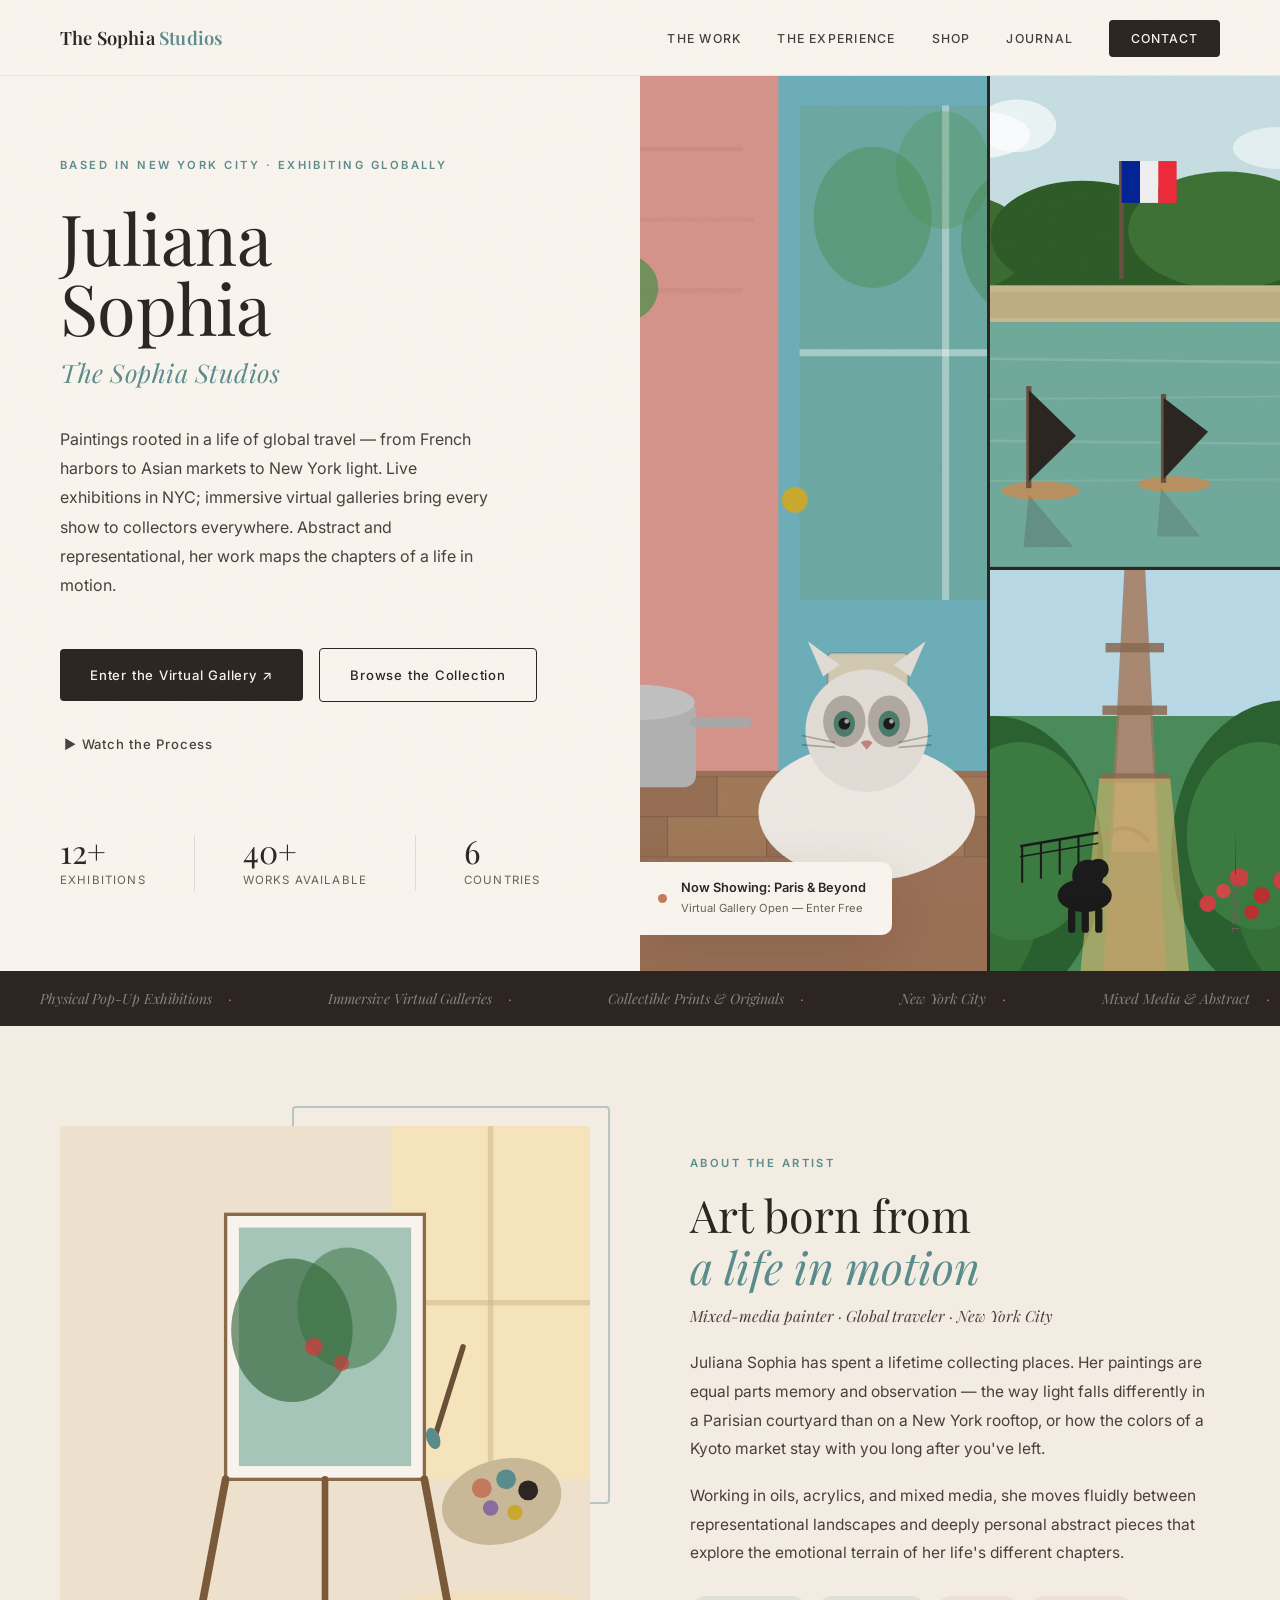
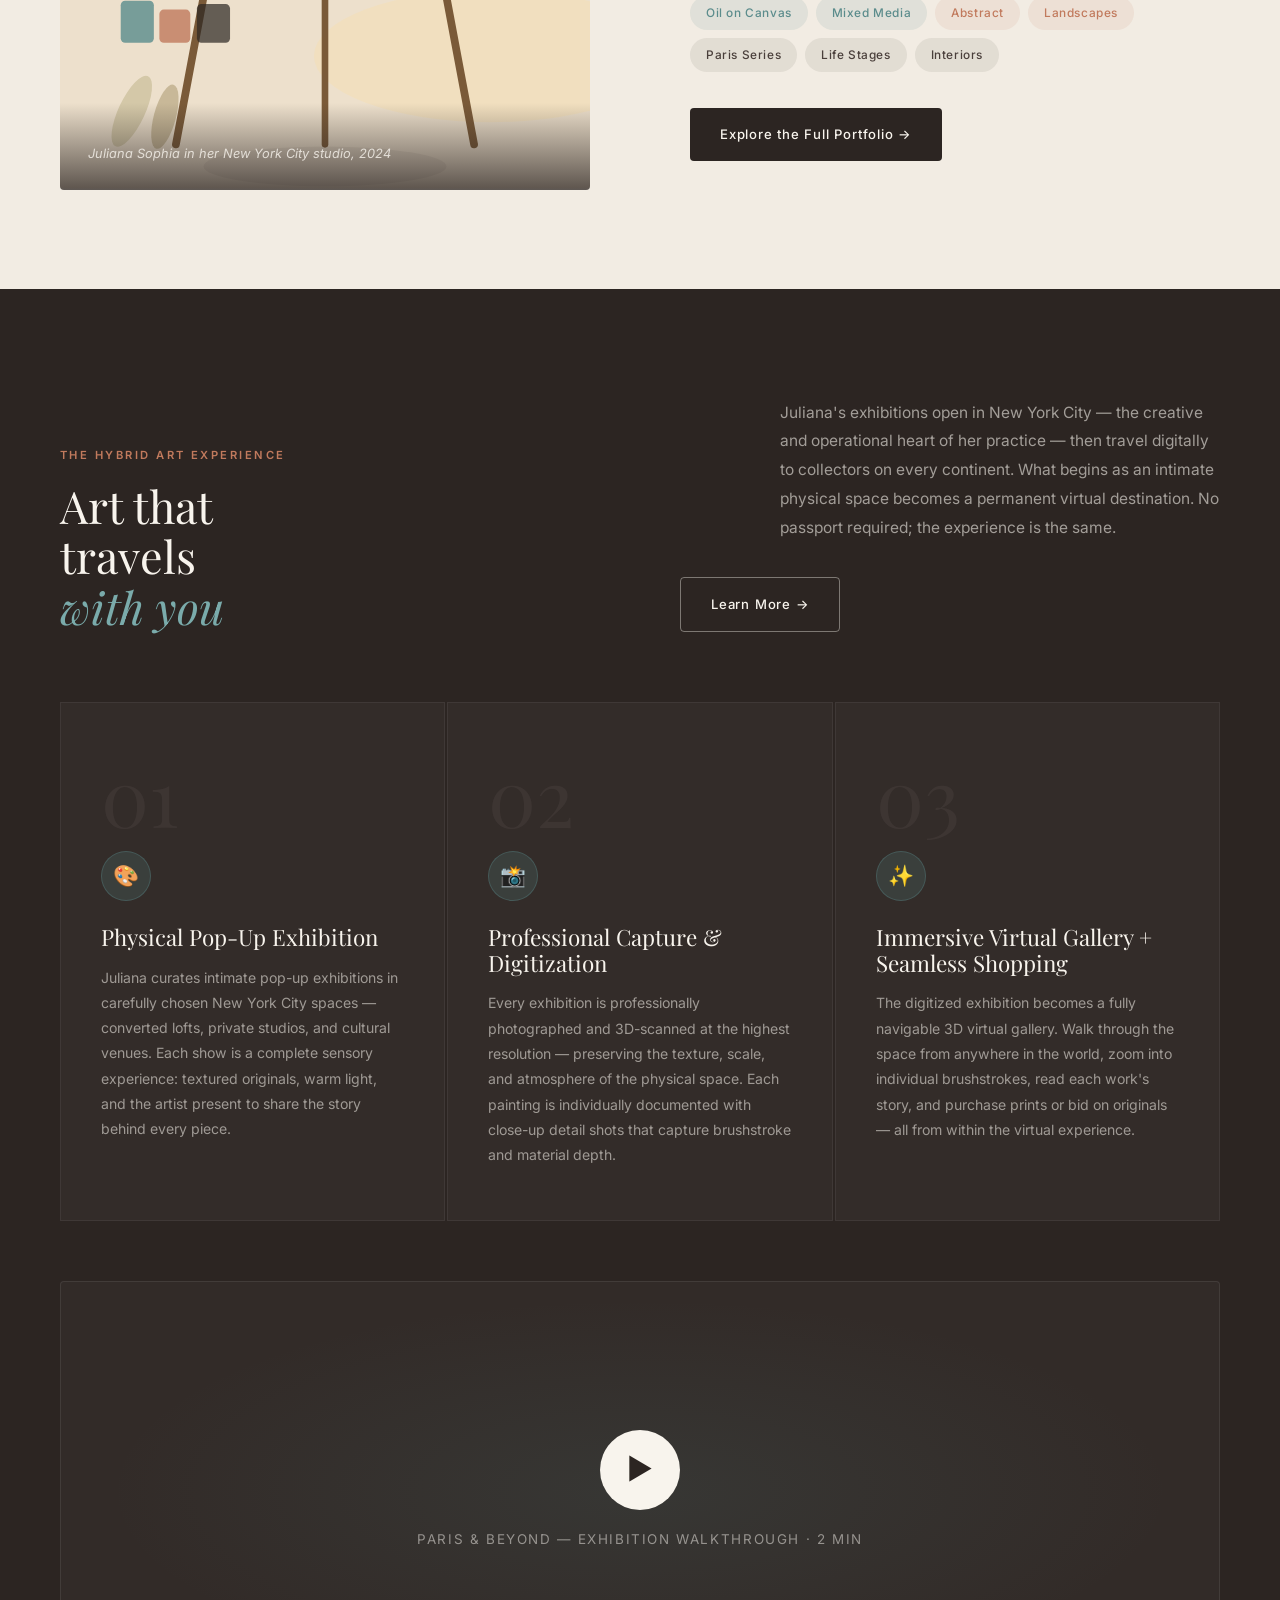
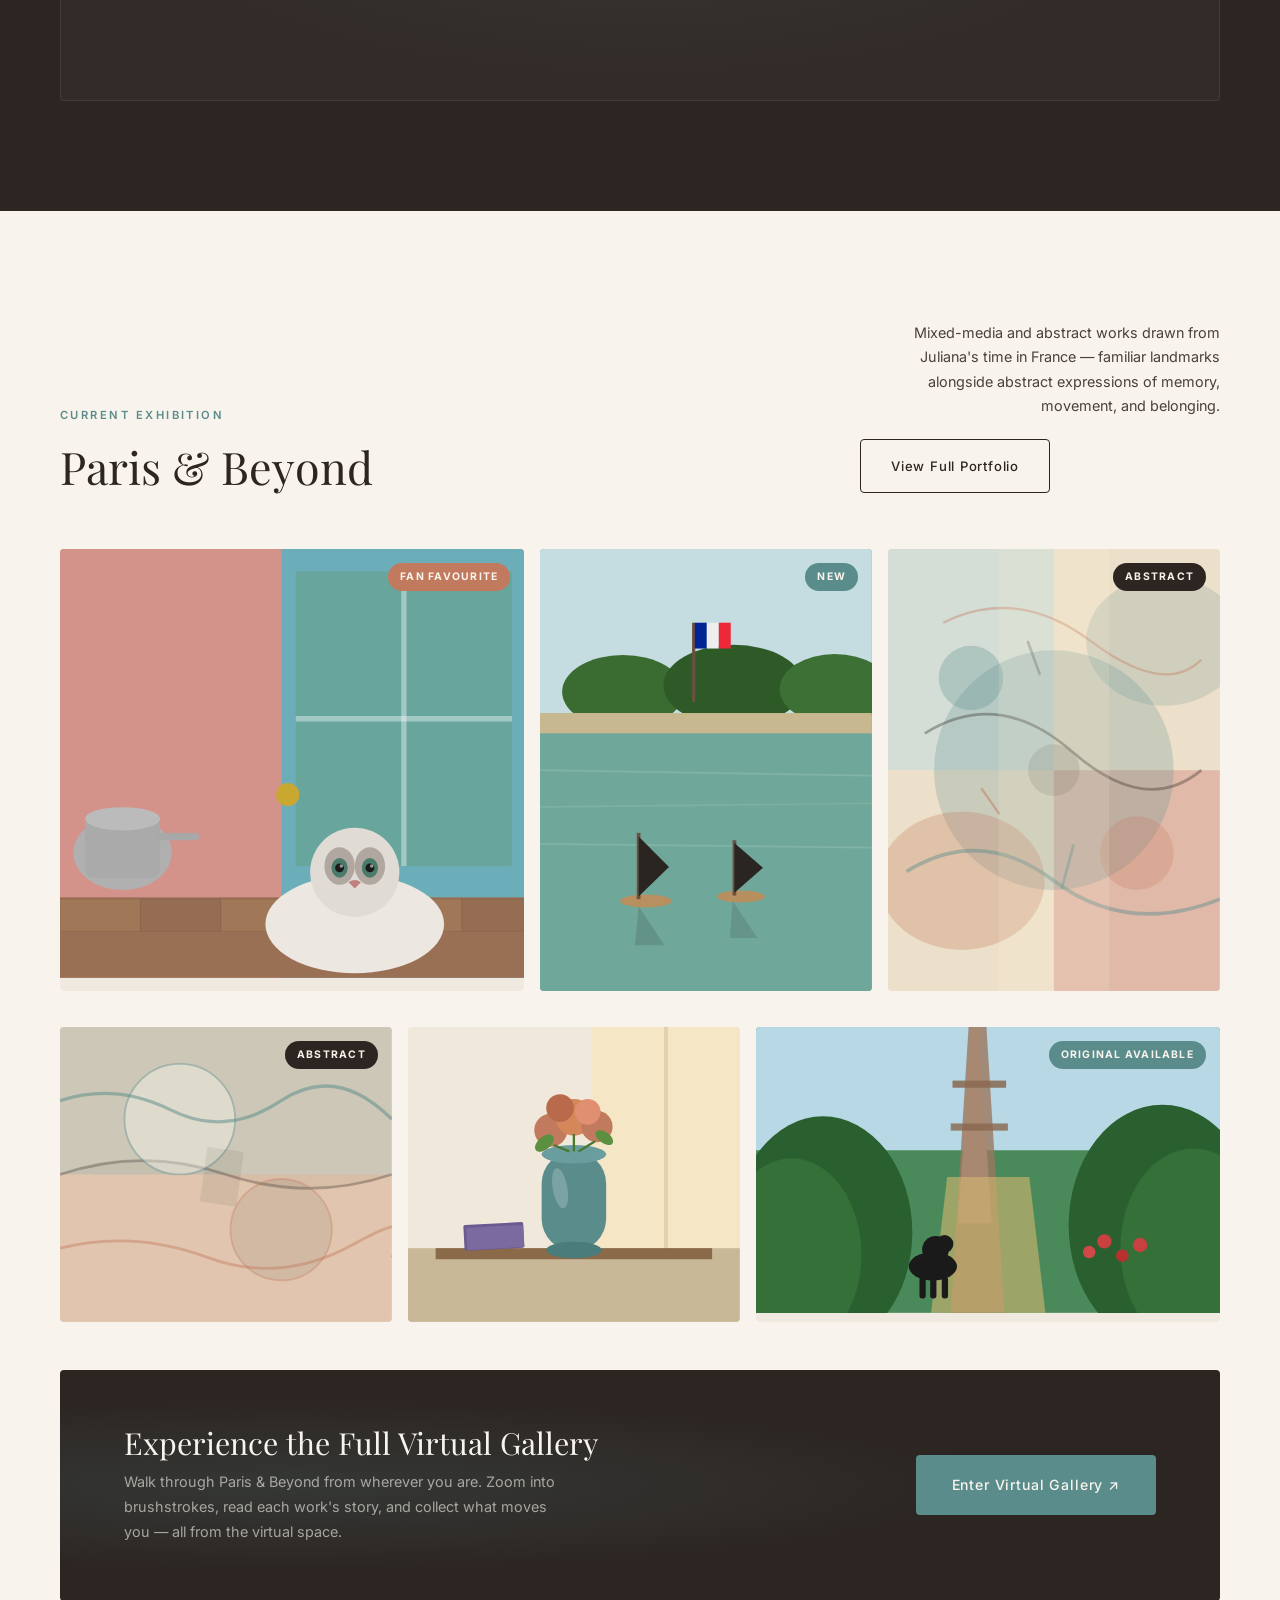
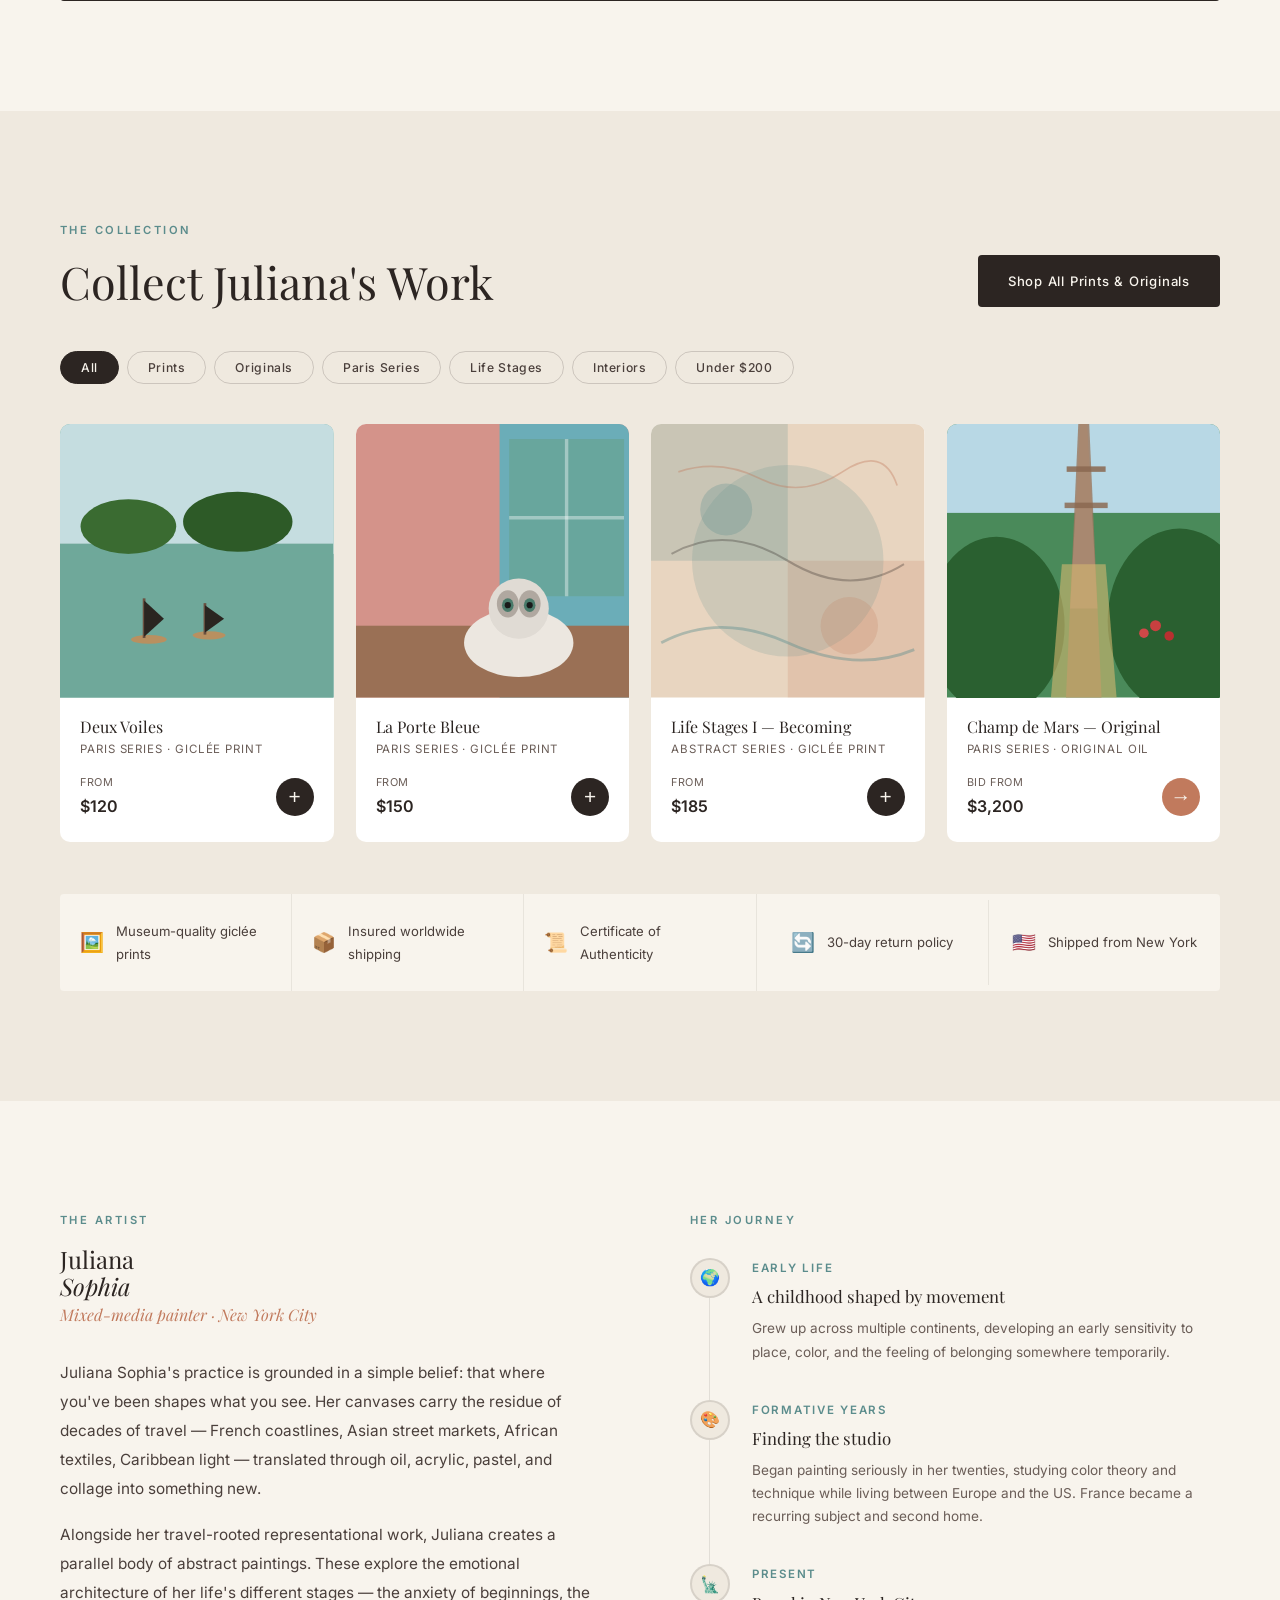
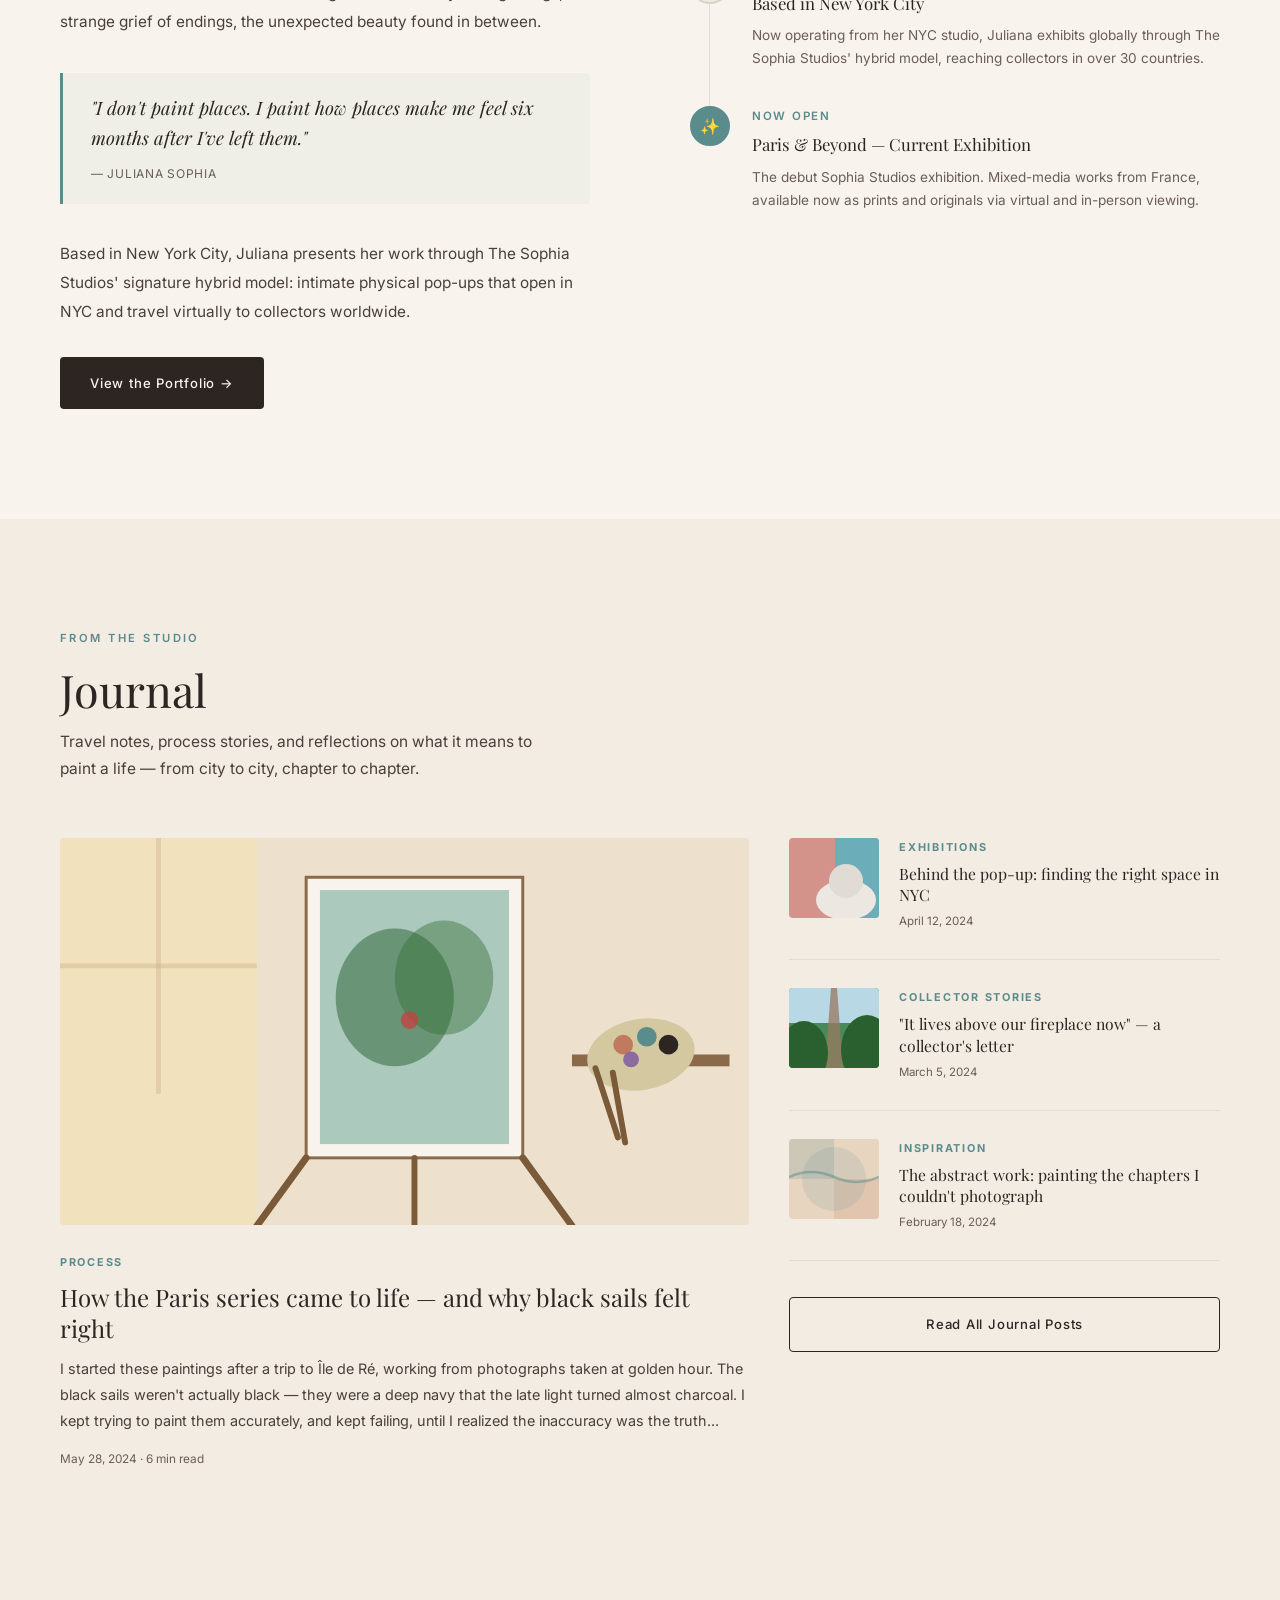
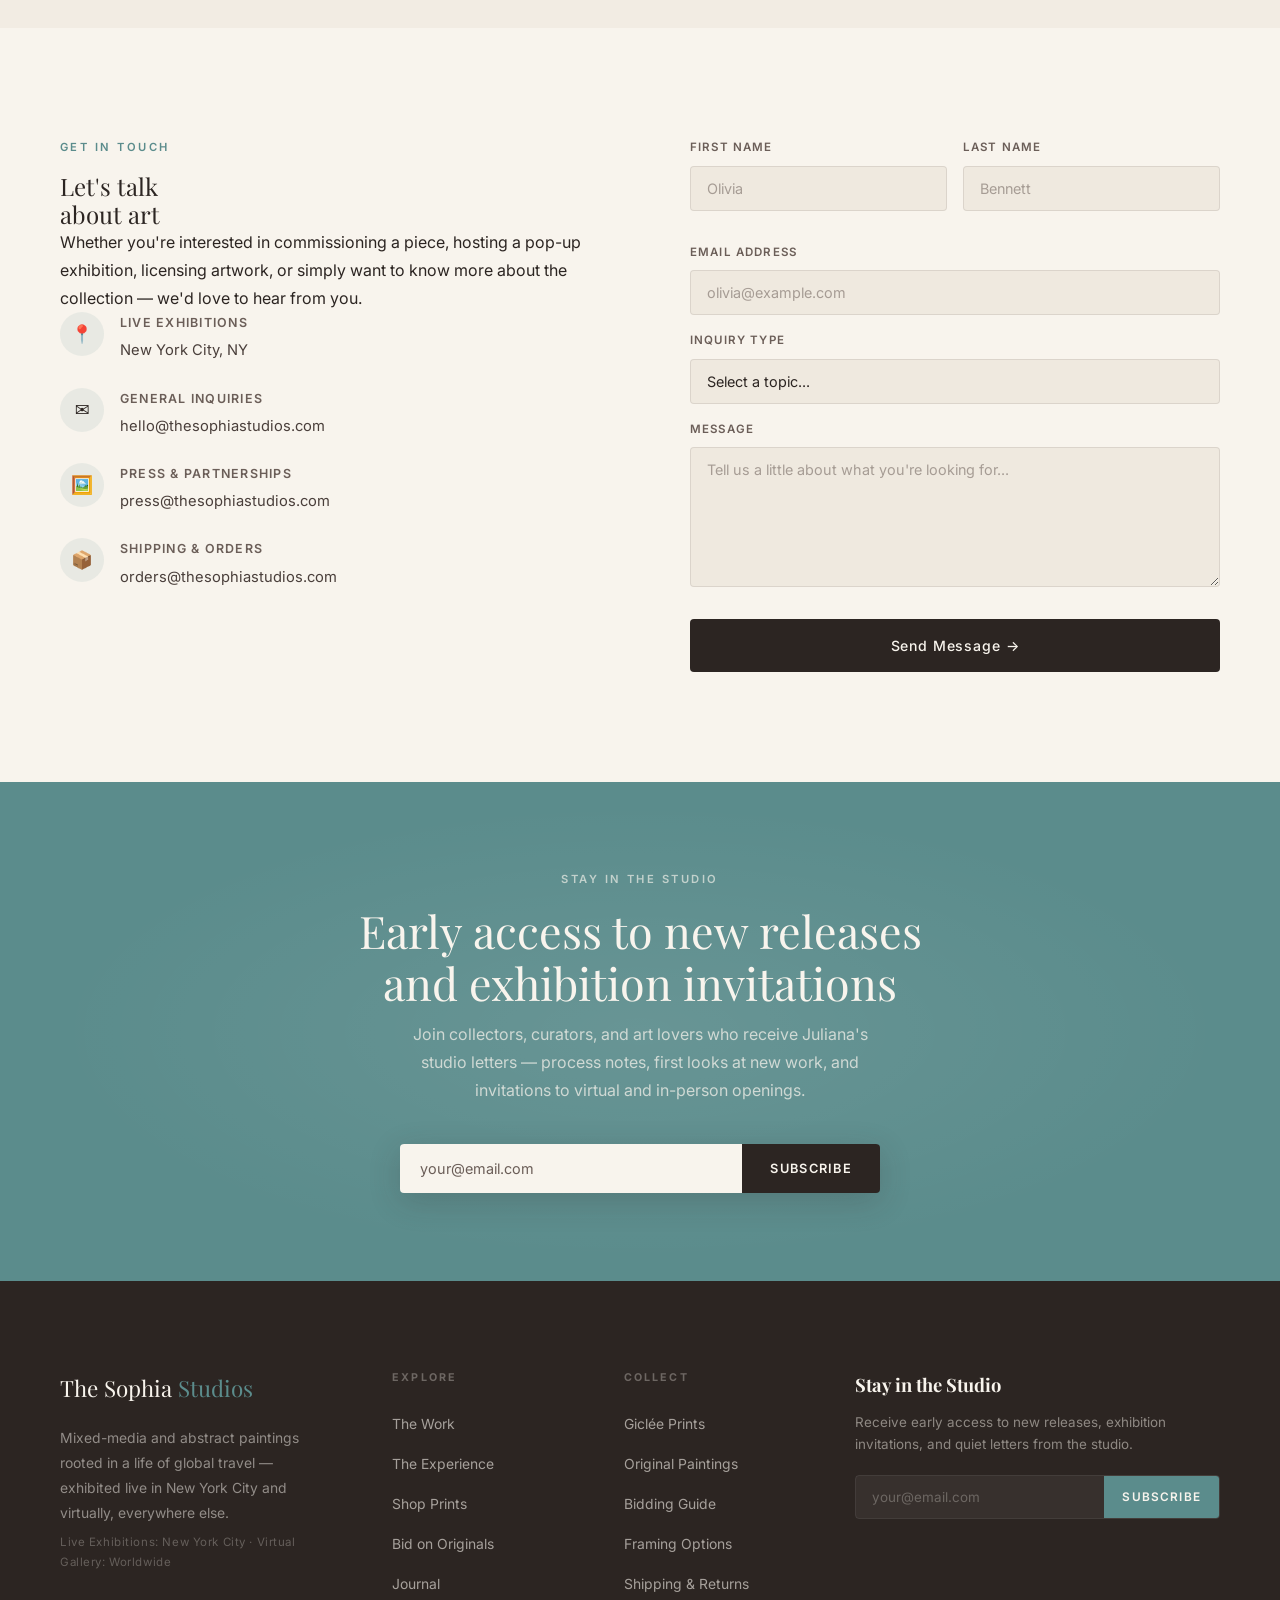
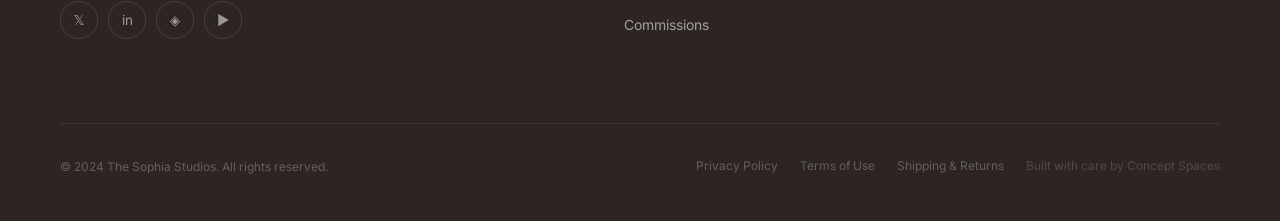
<file: index.html>
<!DOCTYPE html>
<html lang="en">
<head>
  <meta charset="UTF-8"/>
  <meta name="viewport" content="width=device-width, initial-scale=1.0"/>
  <title>The Sophia Studios — Signature Hybrid Art Experiences</title>
  <meta name="description" content="The Sophia Studios presents the work of Juliana Sophia — mixed-media paintings rooted in global travel. Live exhibitions in New York City. Immersive virtual galleries and collectible prints worldwide."/>
  <link rel="preconnect" href="https://fonts.googleapis.com"/>
  <link rel="preconnect" href="https://fonts.gstatic.com" crossorigin/>
  <link href="https://fonts.googleapis.com/css2?family=Playfair+Display:ital,wght@0,400;0,500;0,600;0,700;1,400;1,500&family=Inter:wght@300;400;500;600&display=swap" rel="stylesheet"/>
  <link rel="stylesheet" href="shared.css"/>
  <style>
    /* ── HERO ── */
    .hero {
      min-height: 100vh;
      display: grid;
      grid-template-columns: 1fr 1fr;
      padding-top: var(--nav-h);
      overflow: hidden;
      position: relative;
    }

    .hero-left {
      display: flex;
      flex-direction: column;
      justify-content: center;
      padding: 80px 72px 80px 60px;
    }

    .hero-eyebrow {
      font-size: 0.7rem;
      font-weight: 600;
      letter-spacing: 0.22em;
      text-transform: uppercase;
      color: var(--teal);
      margin-bottom: 26px;
      opacity: 0;
      animation: fadeUp 0.8s 0.15s forwards;
    }

    .hero-title {
      font-family: var(--serif);
      font-size: clamp(3.2rem, 5.5vw, 6rem);
      font-weight: 400;
      color: var(--charcoal);
      line-height: 1.0;
      letter-spacing: -0.01em;
      margin-bottom: 8px;
      opacity: 0;
      animation: fadeUp 0.8s 0.3s forwards;
    }

    .hero-title-studio {
      font-family: var(--serif);
      font-size: clamp(1.1rem, 2vw, 1.6rem);
      font-weight: 400;
      font-style: italic;
      color: var(--teal);
      margin-bottom: 30px;
      letter-spacing: 0.02em;
      opacity: 0;
      animation: fadeUp 0.8s 0.45s forwards;
    }

    .hero-desc {
      font-size: 1rem;
      color: var(--charcoal-lt);
      max-width: 430px;
      line-height: 1.82;
      margin-bottom: 48px;
      opacity: 0;
      animation: fadeUp 0.8s 0.6s forwards;
    }

    .hero-btns {
      display: flex;
      align-items: center;
      gap: 16px;
      flex-wrap: wrap;
      margin-bottom: 64px;
      opacity: 0;
      animation: fadeUp 0.8s 0.75s forwards;
    }

    .hero-stats {
      display: flex;
      gap: 48px;
      opacity: 0;
      animation: fadeUp 0.8s 0.9s forwards;
    }
    .stat-num {
      font-family: var(--serif);
      font-size: 2rem;
      color: var(--charcoal);
      line-height: 1;
      margin-bottom: 4px;
    }
    .stat-label {
      font-size: 0.72rem;
      letter-spacing: 0.1em;
      text-transform: uppercase;
      color: var(--charcoal-xs);
    }
    .stat-divider {
      width: 1px;
      background: rgba(44,37,34,0.12);
      align-self: stretch;
    }

    /* Hero right — mosaic */
    .hero-right {
      position: relative;
      overflow: hidden;
      opacity: 0;
      animation: fadeIn 1.1s 0.2s forwards;
    }

    .hero-mosaic {
      display: grid;
      grid-template-columns: 1.2fr 1fr;
      grid-template-rows: 1.1fr 0.9fr;
      height: 100%;
      gap: 3px;
      background: var(--charcoal);
    }

    .mosaic-cell {
      overflow: hidden;
      position: relative;
      cursor: pointer;
    }
    .mosaic-cell svg {
      width: 100%; height: 100%;
      object-fit: cover;
      transition: transform 0.7s ease;
    }
    .mosaic-cell:hover svg { transform: scale(1.06); }

    .mosaic-feature { grid-row: 1 / 3; }

    .hero-live-badge {
      position: absolute;
      bottom: 36px; left: -8px;
      background: var(--cream);
      border-radius: 0 var(--radius-lg) var(--radius-lg) 0;
      padding: 18px 26px;
      box-shadow: var(--shadow-lg);
      display: flex;
      align-items: center;
      gap: 14px;
      z-index: 10;
    }
    .live-dot {
      width: 9px; height: 9px;
      border-radius: 50%;
      background: var(--terra);
      flex-shrink: 0;
      animation: pulse 2.2s infinite;
    }
    @keyframes pulse {
      0%,100% { opacity:1; transform:scale(1); }
      50% { opacity:0.55; transform:scale(1.35); }
    }
    .live-text { line-height: 1.3; }
    .live-text strong { display: block; font-size: 0.8rem; font-weight: 600; color: var(--charcoal); }
    .live-text span { font-size: 0.7rem; color: var(--charcoal-xs); }

    .hero-scroll-hint {
      position: absolute;
      bottom: 36px; right: 36px;
      display: flex;
      flex-direction: column;
      align-items: center;
      gap: 8px;
      opacity: 0;
      animation: fadeIn 1s 1.4s forwards;
    }
    .scroll-line {
      width: 1px; height: 50px;
      background: linear-gradient(to bottom, transparent, var(--charcoal-lt));
      animation: scrollDrop 2s 1.5s infinite;
    }
    @keyframes scrollDrop {
      0%,100% { transform: scaleY(1); opacity: 0.4; }
      50% { transform: scaleY(1.2); opacity: 1; }
    }
    .scroll-label {
      writing-mode: vertical-rl;
      font-size: 0.65rem;
      letter-spacing: 0.18em;
      text-transform: uppercase;
      color: var(--charcoal-xs);
    }

    /* ── MARQUEE ── */
    .marquee-strip {
      background: var(--charcoal);
      padding: 14px 0;
      overflow: hidden;
      white-space: nowrap;
    }
    .marquee-track {
      display: inline-flex;
      animation: marquee 28s linear infinite;
    }
    .marquee-item {
      font-family: var(--serif);
      font-size: 0.88rem;
      font-style: italic;
      color: rgba(248,244,237,0.45);
      padding: 0 40px;
      flex-shrink: 0;
    }
    .marquee-item .dot { color: var(--terra); margin: 0 16px; font-style: normal; }
    @keyframes marquee {
      from { transform: translateX(0); }
      to { transform: translateX(-50%); }
    }

    /* ── ABOUT STRIP ── */
    .about-strip {
      background: var(--cream-mid);
      padding: 100px 0;
    }
    .about-inner {
      display: grid;
      grid-template-columns: 1fr 1fr;
      gap: 100px;
      align-items: center;
    }
    .about-portrait {
      position: relative;
    }
    .about-portrait-frame {
      aspect-ratio: 4/5;
      overflow: hidden;
      border-radius: var(--radius);
    }
    .about-portrait-frame svg { width: 100%; height: 100%; }
    .about-portrait-accent {
      position: absolute;
      top: -20px; right: -20px;
      width: 60%; height: 60%;
      border: 2px solid var(--teal);
      border-radius: var(--radius);
      z-index: -1;
      opacity: 0.4;
    }
    .about-portrait-caption {
      position: absolute;
      bottom: -1px; left: 0; right: 0;
      background: linear-gradient(to top, rgba(44,37,34,0.75) 0%, transparent 100%);
      padding: 40px 28px 24px;
      border-radius: 0 0 var(--radius) var(--radius);
    }
    .about-portrait-caption p { font-size: 0.8rem; color: rgba(248,244,237,0.8); font-style: italic; }

    .about-content { max-width: 520px; }
    .about-content h2 {
      font-size: clamp(2.2rem, 3.5vw, 3.2rem);
      margin-bottom: 10px;
      color: var(--charcoal);
    }
    .about-content h2 em { color: var(--teal); }
    .about-subtitle {
      font-family: var(--serif);
      font-style: italic;
      font-size: 1.1rem;
      color: var(--terra);
      margin-bottom: 28px;
    }
    .about-content p {
      font-size: 0.97rem;
      color: var(--charcoal-lt);
      line-height: 1.85;
      margin-bottom: 18px;
    }
    .about-pills {
      display: flex;
      flex-wrap: wrap;
      gap: 8px;
      margin: 28px 0 36px;
    }
    .pill {
      padding: 7px 16px;
      border-radius: 20px;
      font-size: 0.74rem;
      font-weight: 500;
      letter-spacing: 0.05em;
    }
    .pill-teal { background: rgba(91,140,140,0.12); color: var(--teal); }
    .pill-terra { background: rgba(193,122,93,0.1); color: var(--terra); }
    .pill-charcoal { background: rgba(44,37,34,0.08); color: var(--charcoal-lt); }

    /* ── HYBRID ── */
    .hybrid { background: var(--charcoal); padding: 110px 0; }
    .hybrid-top {
      display: grid;
      grid-template-columns: 1fr 1fr;
      gap: 80px;
      align-items: end;
      margin-bottom: 70px;
    }
    .hybrid-top h2 { font-size: clamp(2.2rem, 3.5vw, 3.5rem); color: var(--cream); line-height: 1.12; }
    .hybrid-top h2 em { font-style: italic; color: var(--teal-light); }
    .hybrid-top-right p { font-size: 0.97rem; color: rgba(248,244,237,0.58); line-height: 1.85; max-width: 440px; margin-left: auto; }
    .hybrid-eyebrow { color: var(--terra) !important; }

    .hybrid-steps {
      display: grid;
      grid-template-columns: repeat(3, 1fr);
      gap: 2px;
      margin-bottom: 60px;
    }
    .h-step {
      background: rgba(255,255,255,0.03);
      border: 1px solid rgba(255,255,255,0.06);
      padding: 52px 40px;
      transition: background var(--transition);
      position: relative;
      overflow: hidden;
    }
    .h-step::before {
      content: '';
      position: absolute;
      top: 0; left: 0; right: 0;
      height: 2px;
      background: linear-gradient(to right, var(--teal), transparent);
      opacity: 0;
      transition: opacity var(--transition);
    }
    .h-step:hover { background: rgba(255,255,255,0.06); }
    .h-step:hover::before { opacity: 1; }
    .h-num {
      font-family: var(--serif);
      font-size: 5rem;
      line-height: 1;
      color: rgba(248,244,237,0.05);
      margin-bottom: 16px;
      font-weight: 400;
    }
    .h-icon {
      width: 50px; height: 50px;
      background: rgba(91,140,140,0.2);
      border: 1px solid rgba(91,140,140,0.35);
      border-radius: 50%;
      display: flex; align-items: center; justify-content: center;
      font-size: 1.3rem;
      margin-bottom: 24px;
    }
    .h-step h3 { font-family: var(--serif); font-size: 1.4rem; color: var(--cream); margin-bottom: 14px; }
    .h-step p { font-size: 0.88rem; color: rgba(248,244,237,0.55); line-height: 1.8; }

    .hybrid-video {
      position: relative;
      border-radius: var(--radius);
      overflow: hidden;
      background: rgba(255,255,255,0.03);
      border: 1px solid rgba(255,255,255,0.08);
      height: 420px;
      display: flex;
      flex-direction: column;
      align-items: center;
      justify-content: center;
      gap: 18px;
      cursor: pointer;
    }
    .hybrid-video::before {
      content: '';
      position: absolute; inset: 0;
      background: radial-gradient(ellipse at center, rgba(91,140,140,0.12) 0%, transparent 65%);
    }
    .play-ring {
      width: 80px; height: 80px;
      border-radius: 50%;
      background: var(--cream);
      display: flex; align-items: center; justify-content: center;
      font-size: 1.8rem;
      position: relative; z-index: 1;
      transition: transform var(--transition), box-shadow var(--transition);
    }
    .hybrid-video:hover .play-ring {
      transform: scale(1.1);
      box-shadow: 0 0 0 14px rgba(248,244,237,0.08);
    }
    .hybrid-video p { color: rgba(248,244,237,0.5); font-size: 0.84rem; letter-spacing: 0.12em; text-transform: uppercase; position: relative; z-index: 1; }

    /* ── EXHIBITION ── */
    .exhibition { padding: 110px 0; background: var(--cream); }
    .exhibition-header {
      display: flex;
      align-items: flex-end;
      justify-content: space-between;
      margin-bottom: 56px;
    }
    .exhibition-header h2 { font-size: clamp(2.2rem, 3.5vw, 3.2rem); color: var(--charcoal); }
    .exhibition-header p { font-size: 0.9rem; color: var(--charcoal-lt); max-width: 360px; text-align: right; line-height: 1.7; margin-bottom: 20px; }

    .gallery-grid {
      display: grid;
      grid-template-columns: 1.4fr 1fr 1fr;
      grid-template-rows: auto auto;
      gap: 16px;
      margin-bottom: 20px;
    }
    .gallery-grid-bottom {
      display: grid;
      grid-template-columns: 1fr 1fr 1.4fr;
      gap: 16px;
      margin-bottom: 48px;
    }

    .art-card {
      position: relative;
      overflow: hidden;
      border-radius: var(--radius);
      cursor: pointer;
      background: var(--cream-dark);
    }
    .art-card svg { width: 100%; display: block; transition: transform 0.7s ease; }
    .art-card:hover svg { transform: scale(1.05); }
    .art-card-overlay {
      position: absolute; inset: 0;
      background: linear-gradient(to top, rgba(44,37,34,0.85) 0%, rgba(44,37,34,0.2) 40%, transparent 65%);
      opacity: 0;
      transition: opacity var(--transition);
      display: flex;
      flex-direction: column;
      justify-content: flex-end;
      padding: 26px;
    }
    .art-card:hover .art-card-overlay { opacity: 1; }
    .art-card-overlay h4 { font-family: var(--serif); font-size: 1.1rem; color: var(--cream); margin-bottom: 4px; }
    .art-card-overlay .meta { font-size: 0.74rem; color: rgba(248,244,237,0.7); letter-spacing: 0.05em; margin-bottom: 10px; }
    .art-card-overlay .price { font-size: 0.82rem; font-weight: 600; color: var(--terra-light); }
    .art-tag {
      position: absolute;
      top: 14px; right: 14px;
      background: var(--terra);
      color: var(--cream);
      font-size: 0.65rem;
      font-weight: 700;
      letter-spacing: 0.12em;
      text-transform: uppercase;
      padding: 5px 12px;
      border-radius: 20px;
    }
    .art-tag-teal { background: var(--teal); }

    .exhibition-cta-bar {
      background: var(--charcoal);
      border-radius: var(--radius);
      padding: 56px 64px;
      display: flex;
      align-items: center;
      justify-content: space-between;
      gap: 32px;
      position: relative;
      overflow: hidden;
    }
    .exhibition-cta-bar::before {
      content: '';
      position: absolute; inset: 0;
      background: radial-gradient(ellipse at 20% 50%, rgba(91,140,140,0.18) 0%, transparent 55%);
    }
    .exhibition-cta-bar-text { position: relative; }
    .exhibition-cta-bar-text h3 { font-family: var(--serif); font-size: 1.9rem; color: var(--cream); margin-bottom: 8px; }
    .exhibition-cta-bar-text p { font-size: 0.9rem; color: rgba(248,244,237,0.6); max-width: 440px; }
    .exhibition-cta-bar .btn { position: relative; flex-shrink: 0; }

    /* ── SHOP PREVIEW ── */
    .shop-section { background: var(--cream-dark); padding: 110px 0; }
    .shop-header {
      display: flex;
      align-items: flex-end;
      justify-content: space-between;
      margin-bottom: 44px;
    }
    .shop-header h2 { font-size: clamp(2.2rem, 3.5vw, 3.2rem); }

    .filter-row {
      display: flex;
      gap: 8px;
      flex-wrap: wrap;
      margin-bottom: 40px;
    }
    .filter-pill {
      padding: 8px 20px;
      border: 1.5px solid rgba(44,37,34,0.18);
      border-radius: 20px;
      background: transparent;
      font-family: var(--sans);
      font-size: 0.76rem;
      font-weight: 500;
      letter-spacing: 0.05em;
      color: var(--charcoal-lt);
      cursor: pointer;
      transition: all var(--transition);
    }
    .filter-pill:hover, .filter-pill.active {
      background: var(--charcoal);
      color: var(--cream);
      border-color: var(--charcoal);
    }

    .shop-grid {
      display: grid;
      grid-template-columns: repeat(4, 1fr);
      gap: 22px;
      margin-bottom: 52px;
    }

    .product-card {
      background: var(--white);
      border-radius: var(--radius-lg);
      overflow: hidden;
      transition: transform var(--transition), box-shadow var(--transition);
      cursor: pointer;
    }
    .product-card:hover {
      transform: translateY(-7px);
      box-shadow: var(--shadow-lg);
    }
    .product-img { width: 100%; aspect-ratio: 1; overflow: hidden; }
    .product-img svg { width: 100%; height: 100%; transition: transform 0.7s ease; }
    .product-card:hover .product-img svg { transform: scale(1.05); }
    .product-body { padding: 20px 20px 22px; }
    .product-body h4 { font-family: var(--serif); font-size: 1rem; color: var(--charcoal); margin-bottom: 3px; }
    .product-series { font-size: 0.72rem; text-transform: uppercase; letter-spacing: 0.08em; color: var(--charcoal-xs); margin-bottom: 14px; }
    .product-foot { display: flex; align-items: center; justify-content: space-between; }
    .product-price-block {}
    .product-from { font-size: 0.68rem; color: var(--charcoal-xs); text-transform: uppercase; letter-spacing: 0.06em; }
    .product-price { font-size: 1rem; font-weight: 600; color: var(--charcoal); }
    .add-btn {
      width: 38px; height: 38px;
      border-radius: 50%;
      background: var(--charcoal);
      color: var(--cream);
      border: none;
      font-size: 1.3rem;
      display: flex; align-items: center; justify-content: center;
      cursor: pointer;
      transition: background var(--transition), transform var(--transition);
      flex-shrink: 0;
    }
    .add-btn:hover { background: var(--teal); transform: scale(1.12); }
    .add-btn-terra { background: var(--terra); }
    .add-btn-terra:hover { background: #a8634a; }

    .trust-strip {
      display: flex;
      align-items: center;
      justify-content: center;
      gap: 0;
      background: var(--cream);
      border-radius: var(--radius);
      overflow: hidden;
    }
    .trust-item {
      flex: 1;
      display: flex;
      align-items: center;
      justify-content: center;
      gap: 12px;
      padding: 26px 20px;
      border-right: 1px solid rgba(44,37,34,0.08);
      font-size: 0.82rem;
      color: var(--charcoal-lt);
    }
    .trust-item:last-child { border-right: none; }
    .trust-item .ti { font-size: 1.2rem; flex-shrink: 0; }

    /* ── ABOUT ARTIST (deep) ── */
    .artist-deep {
      background: var(--cream);
      padding: 110px 0;
    }
    .artist-deep-inner {
      display: grid;
      grid-template-columns: 1fr 1fr;
      gap: 100px;
      align-items: start;
    }
    .artist-deep-left h2 { font-size: clamp(2rem, 3vw, 3rem); margin-bottom: 10px; }
    .artist-deep-left h2 em { color: var(--teal); font-style: italic; }
    .artist-subtitle { font-family: var(--serif); font-style: italic; font-size: 1rem; color: var(--terra); margin-bottom: 30px; }
    .artist-body { font-size: 0.96rem; color: var(--charcoal-lt); line-height: 1.88; margin-bottom: 18px; }
    .artist-quote {
      border-left: 3px solid var(--teal);
      padding: 20px 28px;
      margin: 36px 0;
      background: rgba(91,140,140,0.05);
      border-radius: 0 var(--radius) var(--radius) 0;
    }
    .artist-quote p { font-family: var(--serif); font-size: 1.15rem; font-style: italic; color: var(--charcoal); line-height: 1.65; }
    .artist-quote cite { display: block; font-size: 0.75rem; color: var(--charcoal-xs); margin-top: 10px; font-style: normal; letter-spacing: 0.06em; text-transform: uppercase; }

    .artist-deep-right {}
    .journey-list { list-style: none; }
    .journey-item {
      display: flex;
      gap: 22px;
      padding-bottom: 36px;
      position: relative;
    }
    .journey-item::before {
      content: '';
      position: absolute;
      left: 19px; top: 40px;
      width: 1px;
      bottom: 0;
      background: rgba(44,37,34,0.1);
    }
    .journey-item:last-child::before { display: none; }
    .journey-dot {
      width: 40px; height: 40px;
      border-radius: 50%;
      background: var(--cream-dark);
      border: 2px solid rgba(44,37,34,0.12);
      display: flex; align-items: center; justify-content: center;
      font-size: 1rem;
      flex-shrink: 0;
    }
    .journey-dot.active {
      background: var(--teal);
      border-color: var(--teal);
    }
    .journey-text {}
    .journey-year { font-size: 0.72rem; font-weight: 600; letter-spacing: 0.15em; text-transform: uppercase; color: var(--teal); margin-bottom: 4px; }
    .journey-title { font-family: var(--serif); font-size: 1.05rem; color: var(--charcoal); margin-bottom: 6px; }
    .journey-desc { font-size: 0.85rem; color: var(--charcoal-xs); line-height: 1.7; }

    /* ── JOURNAL ── */
    .journal { background: var(--cream-mid); padding: 110px 0; }
    .journal-grid {
      display: grid;
      grid-template-columns: 1.6fr 1fr;
      gap: 40px;
      margin-bottom: 48px;
    }
    .journal-feature {}
    .journal-feature-img { aspect-ratio: 16/9; overflow: hidden; border-radius: var(--radius); margin-bottom: 28px; }
    .journal-feature-img svg { width: 100%; height: 100%; transition: transform 0.7s ease; }
    .journal-feature:hover .journal-feature-img svg { transform: scale(1.04); }
    .j-tag { font-size: 0.68rem; font-weight: 700; letter-spacing: 0.16em; text-transform: uppercase; color: var(--teal); margin-bottom: 10px; }
    .j-title { font-family: var(--serif); font-size: 1.5rem; color: var(--charcoal); margin-bottom: 12px; line-height: 1.3; cursor: pointer; }
    .j-title:hover { color: var(--teal); }
    .j-excerpt { font-size: 0.9rem; color: var(--charcoal-lt); line-height: 1.78; margin-bottom: 16px; }
    .j-meta { font-size: 0.74rem; color: var(--charcoal-xs); }

    .journal-stack { display: flex; flex-direction: column; gap: 28px; }
    .journal-mini { display: flex; gap: 20px; align-items: flex-start; cursor: pointer; }
    .journal-mini-img { width: 90px; height: 80px; border-radius: var(--radius); overflow: hidden; flex-shrink: 0; }
    .journal-mini-img svg { width: 100%; height: 100%; transition: transform 0.6s ease; }
    .journal-mini:hover .journal-mini-img svg { transform: scale(1.08); }
    .journal-mini-body {}
    .journal-mini-body .j-tag { margin-bottom: 6px; }
    .journal-mini-body h4 { font-family: var(--serif); font-size: 0.98rem; color: var(--charcoal); line-height: 1.35; margin-bottom: 6px; }
    .journal-mini-body .j-meta { font-size: 0.72rem; color: var(--charcoal-xs); }
    .journal-mini-sep { height: 1px; background: rgba(44,37,34,0.08); }

    /* ── CONTACT ── */
    .contact-section { background: var(--cream); padding: 110px 0; }
    .contact-inner {
      display: grid;
      grid-template-columns: 1fr 1fr;
      gap: 100px;
      align-items: start;
    }
    .contact-left h2 { font-size: clamp(2.2rem, 3.5vw, 3.2rem); margin-bottom: 10px; }
    .contact-left p { font-size: 0.97rem; color: var(--charcoal-lt); line-height: 1.82; margin-bottom: 40px; max-width: 440px; }
    .contact-detail { display: flex; align-items: flex-start; gap: 16px; margin-bottom: 24px; }
    .contact-icon { width: 44px; height: 44px; background: rgba(91,140,140,0.1); border-radius: 50%; display: flex; align-items: center; justify-content: center; font-size: 1.1rem; flex-shrink: 0; }
    .contact-detail-text strong { display: block; font-size: 0.78rem; font-weight: 600; letter-spacing: 0.1em; text-transform: uppercase; color: var(--charcoal-xs); margin-bottom: 3px; }
    .contact-detail-text span { font-size: 0.92rem; color: var(--charcoal-lt); }

    .contact-form { }
    .form-row { display: grid; grid-template-columns: 1fr 1fr; gap: 16px; margin-bottom: 16px; }
    .form-group { margin-bottom: 16px; }
    .form-group label { display: block; font-size: 0.72rem; font-weight: 600; letter-spacing: 0.1em; text-transform: uppercase; color: var(--charcoal-xs); margin-bottom: 8px; }
    .form-control {
      width: 100%;
      background: var(--cream-dark);
      border: 1.5px solid rgba(44,37,34,0.1);
      border-radius: var(--radius);
      padding: 13px 16px;
      font-family: var(--sans);
      font-size: 0.9rem;
      color: var(--charcoal);
      outline: none;
      transition: border-color var(--transition), box-shadow var(--transition);
    }
    .form-control::placeholder { color: var(--charcoal-xs); opacity: 0.55; }
    .form-control:focus { border-color: var(--teal); box-shadow: 0 0 0 3px rgba(91,140,140,0.12); }
    textarea.form-control { resize: vertical; min-height: 140px; }
    select.form-control { appearance: none; cursor: pointer; }
    .form-submit { width: 100%; justify-content: center; font-size: 0.88rem; padding: 18px; margin-top: 8px; }

    /* ── NEWSLETTER CTA ── */
    .newsletter-cta {
      background: var(--teal);
      padding: 88px 0;
      text-align: center;
      position: relative;
      overflow: hidden;
    }
    .newsletter-cta::before {
      content: '';
      position: absolute; inset: 0;
      background: radial-gradient(ellipse at center, rgba(255,255,255,0.08) 0%, transparent 65%);
    }
    .newsletter-cta .container { position: relative; }
    .newsletter-cta .eyebrow { color: rgba(248,244,237,0.65); text-align: center; display: block; margin-bottom: 16px; }
    .newsletter-cta h2 { font-size: clamp(1.9rem, 3.5vw, 3rem); color: var(--cream); margin-bottom: 12px; }
    .newsletter-cta p { font-size: 1rem; color: rgba(248,244,237,0.72); max-width: 480px; margin: 0 auto 40px; line-height: 1.75; }
    .newsletter-cta-form {
      display: flex;
      max-width: 480px;
      margin: 0 auto;
      border-radius: var(--radius);
      overflow: hidden;
      box-shadow: 0 8px 32px rgba(44,37,34,0.2);
    }
    .newsletter-cta-input {
      flex: 1;
      background: var(--cream);
      border: none;
      padding: 16px 20px;
      font-family: var(--sans);
      font-size: 0.9rem;
      color: var(--charcoal);
      outline: none;
    }
    .newsletter-cta-input::placeholder { color: var(--charcoal-xs); }
    .newsletter-cta-btn {
      background: var(--charcoal);
      color: var(--cream);
      border: none;
      padding: 16px 28px;
      font-family: var(--sans);
      font-size: 0.8rem;
      font-weight: 600;
      letter-spacing: 0.1em;
      text-transform: uppercase;
      cursor: pointer;
      transition: background var(--transition);
      white-space: nowrap;
    }
    .newsletter-cta-btn:hover { background: var(--teal-dark); }

    /* ANIMATIONS */
    @keyframes fadeUp { from { opacity:0; transform:translateY(22px); } to { opacity:1; transform:translateY(0); } }
    @keyframes fadeIn { from { opacity:0; } to { opacity:1; } }

    /* RESPONSIVE */
    @media (max-width: 1100px) {
      .shop-grid { grid-template-columns: repeat(3, 1fr); }
      .artist-deep-inner { gap: 60px; }
      .about-inner { gap: 60px; }
      .contact-inner { gap: 60px; }
    }
    @media (max-width: 900px) {
      .hero { grid-template-columns: 1fr; min-height: auto; }
      .hero-right { height: 60vw; }
      .hero-left { padding: 64px 22px; }
      .about-inner { grid-template-columns: 1fr; gap: 48px; }
      .about-portrait { max-width: 420px; }
      .hybrid-top { grid-template-columns: 1fr; gap: 32px; }
      .hybrid-top-right p { margin-left: 0; }
      .hybrid-steps { grid-template-columns: 1fr; }
      .gallery-grid { grid-template-columns: 1fr 1fr; }
      .gallery-grid .art-card:first-child { grid-column: 1 / 3; }
      .gallery-grid-bottom { grid-template-columns: 1fr 1fr; }
      .gallery-grid-bottom .art-card:last-child { grid-column: 1 / 3; }
      .shop-grid { grid-template-columns: repeat(2, 1fr); }
      .trust-strip { flex-wrap: wrap; }
      .trust-item { min-width: 50%; border-right: none; border-bottom: 1px solid rgba(44,37,34,0.08); }
      .exhibition-cta-bar { flex-direction: column; text-align: center; }
      .artist-deep-inner { grid-template-columns: 1fr; gap: 52px; }
      .journal-grid { grid-template-columns: 1fr; }
      .contact-inner { grid-template-columns: 1fr; gap: 52px; }
    }
    @media (max-width: 600px) {
      .shop-grid { grid-template-columns: 1fr; }
      .hero-stats { gap: 28px; }
      .form-row { grid-template-columns: 1fr; }
      .exhibition-header { flex-direction: column; align-items: flex-start; gap: 16px; }
      .exhibition-header p { text-align: left; }
    }
  </style>
</head>
<body>

<!-- ═══ NAV ═══ -->
<nav class="nav" id="nav">
  <div class="nav-inner">
    <a href="index.html" class="nav-logo">The Sophia <em>Studios</em></a>
    <ul class="nav-links">
      <li><a href="work.html">The Work</a></li>
      <li><a href="index.html#hybrid">The Experience</a></li>
      <li><a href="shop.html">Shop</a></li>
      <li><a href="journal.html">Journal</a></li>
      <li><a href="contact.html" class="nav-cta">Contact</a></li>
    </ul>
    <button class="nav-hamburger" id="hamburger" aria-label="Menu">
      <span></span><span></span><span></span>
    </button>
  </div>
</nav>
<div class="nav-mobile" id="nav-mobile">
  <a href="work.html">The Work</a>
  <a href="index.html#hybrid">The Experience</a>
  <a href="shop.html">Shop</a>
  <a href="journal.html">Journal</a>
  <a href="contact.html">Contact</a>
</div>

<!-- ═══ HERO ═══ -->
<section class="hero">
  <div class="hero-left">
    <p class="hero-eyebrow">Based in New York City · Exhibiting Globally</p>
    <h1 class="hero-title">Juliana<br>Sophia</h1>
    <p class="hero-title-studio">The Sophia Studios</p>
    <p class="hero-desc">Paintings rooted in a life of global travel — from French harbors to Asian markets to New York light. Live exhibitions in NYC; immersive virtual galleries bring every show to collectors everywhere. Abstract and representational, her work maps the chapters of a life in motion.</p>
    <div class="hero-btns">
      <a href="#hybrid" class="btn btn-dark">Enter the Virtual Gallery ↗</a>
      <a href="shop.html" class="btn btn-outline">Browse the Collection</a>
      <a href="#journal" class="btn btn-ghost">▶ Watch the Process</a>
    </div>
    <div class="hero-stats">
      <div>
        <div class="stat-num">12+</div>
        <div class="stat-label">Exhibitions</div>
      </div>
      <div class="stat-divider"></div>
      <div>
        <div class="stat-num">40+</div>
        <div class="stat-label">Works Available</div>
      </div>
      <div class="stat-divider"></div>
      <div>
        <div class="stat-num">6</div>
        <div class="stat-label">Countries</div>
      </div>
    </div>
  </div>

  <div class="hero-right">
    <div class="hero-mosaic">
      <!-- Feature: Cat & Blue Door -->
      <div class="mosaic-cell mosaic-feature">
        <svg viewBox="0 0 500 760" preserveAspectRatio="xMidYMid slice" xmlns="http://www.w3.org/2000/svg">
          <rect width="500" height="760" fill="#d4938a"/>
          <!-- Pink wall left -->
          <rect width="240" height="760" fill="#d4938a"/>
          <!-- Teal door frame -->
          <rect x="220" width="280" height="760" fill="#6badb8"/>
          <!-- Window with garden behind -->
          <rect x="238" y="25" width="248" height="420" fill="#7abcc5"/>
          <rect x="238" y="25" width="248" height="420" fill="rgba(60,110,55,0.25)"/>
          <!-- Window panes -->
          <line x1="362" y1="25" x2="362" y2="445" stroke="rgba(255,255,255,0.4)" stroke-width="6"/>
          <line x1="238" y1="235" x2="486" y2="235" stroke="rgba(255,255,255,0.4)" stroke-width="6"/>
          <!-- Greenery through glass -->
          <ellipse cx="300" cy="120" rx="50" ry="60" fill="rgba(60,130,55,0.35)"/>
          <ellipse cx="430" cy="140" rx="55" ry="65" fill="rgba(50,120,45,0.3)"/>
          <ellipse cx="360" cy="80" rx="40" ry="50" fill="rgba(70,140,60,0.25)"/>
          <!-- Door handle -->
          <circle cx="234" cy="360" r="11" fill="#c8a830"/>
          <!-- Cat flap -->
          <rect x="262" y="490" width="68" height="55" rx="4" fill="#d0c8b0" stroke="rgba(44,37,34,0.15)" stroke-width="2"/>
          <!-- Wall texture hints -->
          <rect x="30" y="60" width="160" height="4" rx="2" fill="rgba(44,37,34,0.06)"/>
          <rect x="15" y="120" width="185" height="4" rx="2" fill="rgba(44,37,34,0.04)"/>
          <rect x="40" y="180" width="150" height="4" rx="2" fill="rgba(44,37,34,0.05)"/>
          <!-- Plant on wall left -->
          <circle cx="90" cy="180" r="28" fill="#5a9050" opacity="0.8"/>
          <rect x="82" y="200" width="16" height="30" rx="4" fill="#8a6840"/>
          <!-- Brick floor -->
          <rect y="590" width="500" height="170" fill="#9a7055"/>
          <rect y="595" x="0" width="84" height="34" fill="#a07858" stroke="rgba(44,37,34,0.12)" stroke-width="1"/>
          <rect y="595" x="84" width="84" height="34" fill="#956d52" stroke="rgba(44,37,34,0.12)" stroke-width="1"/>
          <rect y="595" x="168" width="84" height="34" fill="#a07858" stroke="rgba(44,37,34,0.12)" stroke-width="1"/>
          <rect y="595" x="252" width="84" height="34" fill="#956d52" stroke="rgba(44,37,34,0.12)" stroke-width="1"/>
          <rect y="595" x="336" width="84" height="34" fill="#a07858" stroke="rgba(44,37,34,0.12)" stroke-width="1"/>
          <rect y="595" x="420" width="80" height="34" fill="#956d52" stroke="rgba(44,37,34,0.12)" stroke-width="1"/>
          <rect y="629" x="42" width="84" height="34" fill="#956d52" stroke="rgba(44,37,34,0.12)" stroke-width="1"/>
          <rect y="629" x="126" width="84" height="34" fill="#a07858" stroke="rgba(44,37,34,0.12)" stroke-width="1"/>
          <rect y="629" x="210" width="84" height="34" fill="#956d52" stroke="rgba(44,37,34,0.12)" stroke-width="1"/>
          <rect y="629" x="294" width="84" height="34" fill="#a07858" stroke="rgba(44,37,34,0.12)" stroke-width="1"/>
          <rect y="629" x="378" width="84" height="34" fill="#956d52" stroke="rgba(44,37,34,0.12)" stroke-width="1"/>
          <!-- Watering can -->
          <rect x="55" y="530" width="95" height="74" rx="10" fill="#b0b0b0"/>
          <ellipse cx="102" cy="532" rx="47" ry="15" fill="#c0c0c0"/>
          <rect x="145" y="545" width="52" height="8" rx="4" fill="#a8a8a8"/>
          <circle cx="72" cy="570" r="14" fill="rgba(255,255,255,0.15)"/>
          <!-- Cat -->
          <ellipse cx="295" cy="625" rx="92" ry="58" fill="#ece7e0"/>
          <circle cx="295" cy="556" r="52" fill="#e0dbd4"/>
          <!-- Face markings -->
          <ellipse cx="276" cy="548" rx="18" ry="22" fill="#b0a8a0"/>
          <ellipse cx="314" cy="548" rx="18" ry="22" fill="#b0a8a0"/>
          <!-- Eyes -->
          <ellipse cx="276" cy="550" rx="9" ry="11" fill="#4a7a6a"/>
          <ellipse cx="314" cy="550" rx="9" ry="11" fill="#4a7a6a"/>
          <circle cx="276" cy="550" r="5" fill="#1a1a1a"/>
          <circle cx="314" cy="550" r="5" fill="#1a1a1a"/>
          <circle cx="278" cy="548" r="2" fill="rgba(255,255,255,0.6)"/>
          <circle cx="316" cy="548" r="2" fill="rgba(255,255,255,0.6)"/>
          <!-- Nose -->
          <path d="M290 566 L295 572 L300 566 Q295 562 290 566Z" fill="#c08080"/>
          <!-- Whiskers -->
          <line x1="240" y1="560" x2="268" y2="566" stroke="rgba(44,37,34,0.3)" stroke-width="1.5"/>
          <line x1="240" y1="568" x2="268" y2="570" stroke="rgba(44,37,34,0.3)" stroke-width="1.5"/>
          <line x1="322" y1="566" x2="350" y2="560" stroke="rgba(44,37,34,0.3)" stroke-width="1.5"/>
          <line x1="322" y1="570" x2="350" y2="568" stroke="rgba(44,37,34,0.3)" stroke-width="1.5"/>
          <!-- Cat ear fluff -->
          <polygon points="258,510 245,480 272,500" fill="#e0dbd4"/>
          <polygon points="332,510 345,480 318,500" fill="#e0dbd4"/>
        </svg>
      </div>
      <!-- Top-right: Sailboats -->
      <div class="mosaic-cell">
        <svg viewBox="0 0 400 375" preserveAspectRatio="xMidYMid slice" xmlns="http://www.w3.org/2000/svg">
          <rect width="400" height="375" fill="#7aad9f"/>
          <rect width="400" height="160" fill="#c5dde0"/>
          <!-- Clouds -->
          <ellipse cx="80" cy="45" rx="40" ry="18" fill="rgba(255,255,255,0.7)"/>
          <ellipse cx="110" cy="38" rx="30" ry="20" fill="rgba(255,255,255,0.65)"/>
          <ellipse cx="55" cy="48" rx="25" ry="14" fill="rgba(255,255,255,0.6)"/>
          <ellipse cx="310" cy="55" rx="35" ry="16" fill="rgba(255,255,255,0.5)"/>
          <!-- Treeline / fortification -->
          <rect y="135" width="400" height="30" fill="#2d5a27"/>
          <ellipse cx="60" cy="128" rx="60" ry="38" fill="#3a6b31"/>
          <ellipse cx="160" cy="122" rx="70" ry="42" fill="#2d5a27"/>
          <ellipse cx="270" cy="118" rx="75" ry="45" fill="#3d7034"/>
          <ellipse cx="370" cy="125" rx="55" ry="35" fill="#2d5a27"/>
          <!-- Stone wall -->
          <rect y="160" width="400" height="28" fill="#c8b890"/>
          <rect y="165" width="400" height="20" fill="#bfad82"/>
          <!-- French flag -->
          <rect x="188" y="65" width="3.5" height="90" fill="#6a5040"/>
          <rect x="190" y="65" width="14" height="32" fill="#002395"/>
          <rect x="204" y="65" width="14" height="32" fill="#EEEEEE"/>
          <rect x="218" y="65" width="14" height="32" fill="#ED2939"/>
          <!-- Water -->
          <rect y="188" width="400" height="187" fill="#6fa89a"/>
          <!-- Water shimmer lines -->
          <line x1="0" y1="215" x2="400" y2="220" stroke="rgba(255,255,255,0.14)" stroke-width="2"/>
          <line x1="0" y1="248" x2="400" y2="244" stroke="rgba(255,255,255,0.1)" stroke-width="1.5"/>
          <line x1="0" y1="278" x2="400" y2="282" stroke="rgba(255,255,255,0.12)" stroke-width="2"/>
          <line x1="0" y1="310" x2="400" y2="308" stroke="rgba(255,255,255,0.09)" stroke-width="1.5"/>
          <!-- Boat 1 hull + sail -->
          <ellipse cx="128" cy="317" rx="30" ry="7" fill="#b89060"/>
          <rect x="117" y="237" width="4" height="78" fill="#6a5040"/>
          <polygon points="119,240 119,310 155,275" fill="#2a2520"/>
          <!-- Boat 2 hull + sail -->
          <ellipse cx="230" cy="312" rx="28" ry="6" fill="#b89060"/>
          <rect x="220" y="243" width="4" height="68" fill="#6a5040"/>
          <polygon points="222,246 222,308 256,272" fill="#2a2520"/>
          <!-- Reflections -->
          <polygon points="119,320 115,360 153,360" fill="rgba(42,37,32,0.18)"/>
          <polygon points="220,315 217,352 250,352" fill="rgba(42,37,32,0.15)"/>
        </svg>
      </div>
      <!-- Bottom-right: Eiffel -->
      <div class="mosaic-cell">
        <svg viewBox="0 0 400 385" preserveAspectRatio="xMidYMid slice" xmlns="http://www.w3.org/2000/svg">
          <rect width="400" height="385" fill="#4a8a5a"/>
          <rect width="400" height="140" fill="#b8d8e5"/>
          <!-- Eiffel tower -->
          <polygon points="190,0 170,385 230,385 210,0" fill="#9a7860" opacity="0.8"/>
          <polygon points="193,0 178,270 222,270 207,0" fill="#a88870"/>
          <!-- Tower cross beams -->
          <rect x="172" y="70" width="56" height="9" fill="#8a6850" opacity="0.85"/>
          <rect x="169" y="130" width="62" height="9" fill="#8a6850" opacity="0.85"/>
          <rect x="167" y="195" width="66" height="9" fill="#8a6850" opacity="0.8"/>
          <!-- Arch detail at base -->
          <path d="M167,260 Q190,235 213,260" stroke="#8a6850" stroke-width="4" fill="none" opacity="0.7"/>
          <!-- Greenery left -->
          <ellipse cx="65" cy="280" rx="105" ry="140" fill="#2a6030"/>
          <ellipse cx="30" cy="310" rx="80" ry="110" fill="#357038"/>
          <ellipse cx="90" cy="260" rx="75" ry="95" fill="#3a7a40"/>
          <!-- Greenery right -->
          <ellipse cx="345" cy="270" rx="110" ry="145" fill="#2a6030"/>
          <ellipse cx="380" cy="300" rx="85" ry="115" fill="#357038"/>
          <ellipse cx="320" cy="255" rx="70" ry="90" fill="#3a7a40"/>
          <!-- Red roses -->
          <circle cx="300" cy="295" r="9" fill="#c84040"/>
          <circle cx="322" cy="312" r="8" fill="#b83030"/>
          <circle cx="285" cy="308" r="7" fill="#d04848"/>
          <circle cx="342" cy="298" r="9" fill="#c84040"/>
          <circle cx="312" cy="328" r="7" fill="#b83030"/>
          <circle cx="270" cy="320" r="8" fill="#c84040"/>
          <!-- Sandy path -->
          <polygon points="148,385 252,385 234,200 166,200" fill="#d4b870" opacity="0.62"/>
          <!-- Iron fence -->
          <line x1="90" y1="265" x2="165" y2="252" stroke="#1a1a1a" stroke-width="2.5"/>
          <line x1="90" y1="275" x2="165" y2="262" stroke="#1a1a1a" stroke-width="1.5"/>
          <line x1="92" y1="265" x2="92" y2="300" stroke="#1a1a1a" stroke-width="2"/>
          <line x1="110" y1="262" x2="110" y2="296" stroke="#1a1a1a" stroke-width="2"/>
          <line x1="128" y1="258" x2="128" y2="292" stroke="#1a1a1a" stroke-width="2"/>
          <line x1="146" y1="255" x2="146" y2="289" stroke="#1a1a1a" stroke-width="2"/>
          <!-- Poodle -->
          <ellipse cx="152" cy="312" rx="26" ry="16" fill="#1a1a1a"/>
          <circle cx="155" cy="293" r="15" fill="#1a1a1a"/>
          <circle cx="165" cy="287" r="10" fill="#1a1a1a"/>
          <rect x="136" y="324" width="7" height="24" rx="3" fill="#1a1a1a"/>
          <rect x="149" y="326" width="7" height="22" rx="3" fill="#1a1a1a"/>
          <rect x="162" y="324" width="7" height="24" rx="3" fill="#1a1a1a"/>
        </svg>
      </div>
    </div>

    <!-- Live badge -->
    <div class="hero-live-badge">
      <div class="live-dot"></div>
      <div class="live-text">
        <strong>Now Showing: Paris &amp; Beyond</strong>
        <span>Virtual Gallery Open — Enter Free</span>
      </div>
    </div>

    <!-- Scroll hint -->
    <div class="hero-scroll-hint">
      <div class="scroll-line"></div>
      <span class="scroll-label">Scroll</span>
    </div>
  </div>
</section>

<!-- ═══ MARQUEE ═══ -->
<div class="marquee-strip">
  <div class="marquee-track">
    <span class="marquee-item">Physical Pop-Up Exhibitions<span class="dot">·</span></span>
    <span class="marquee-item">Immersive Virtual Galleries<span class="dot">·</span></span>
    <span class="marquee-item">Collectible Prints &amp; Originals<span class="dot">·</span></span>
    <span class="marquee-item">New York City<span class="dot">·</span></span>
    <span class="marquee-item">Mixed Media &amp; Abstract<span class="dot">·</span></span>
    <span class="marquee-item">Global Travel Series<span class="dot">·</span></span>
    <span class="marquee-item">Life Stages Collection<span class="dot">·</span></span>
    <span class="marquee-item">Certificate of Authenticity<span class="dot">·</span></span>
    <span class="marquee-item">Physical Pop-Up Exhibitions<span class="dot">·</span></span>
    <span class="marquee-item">Immersive Virtual Galleries<span class="dot">·</span></span>
    <span class="marquee-item">Collectible Prints &amp; Originals<span class="dot">·</span></span>
    <span class="marquee-item">New York City<span class="dot">·</span></span>
    <span class="marquee-item">Mixed Media &amp; Abstract<span class="dot">·</span></span>
    <span class="marquee-item">Global Travel Series<span class="dot">·</span></span>
    <span class="marquee-item">Life Stages Collection<span class="dot">·</span></span>
    <span class="marquee-item">Certificate of Authenticity<span class="dot">·</span></span>
  </div>
</div>

<!-- ═══ ABOUT STRIP ═══ -->
<section class="about-strip">
  <div class="container">
    <div class="about-inner">
      <div class="about-portrait reveal">
        <div class="about-portrait-frame">
          <!-- Artist in studio SVG -->
          <svg viewBox="0 0 480 600" xmlns="http://www.w3.org/2000/svg" preserveAspectRatio="xMidYMid slice">
            <rect width="480" height="600" fill="#f0e8dc"/>
            <!-- Warm studio background -->
            <rect width="480" height="600" fill="#ede0cc"/>
            <!-- Studio window -->
            <rect x="300" y="0" width="180" height="320" fill="rgba(255,230,160,0.4)"/>
            <line x1="390" y1="0" x2="390" y2="320" stroke="rgba(200,175,130,0.45)" stroke-width="5"/>
            <line x1="300" y1="160" x2="480" y2="160" stroke="rgba(200,175,130,0.45)" stroke-width="5"/>
            <!-- Warm light on floor -->
            <ellipse cx="390" cy="480" rx="160" ry="60" fill="rgba(255,220,140,0.2)"/>
            <!-- Easel and canvas -->
            <rect x="150" y="80" width="180" height="240" fill="#f8f4ed" stroke="#8a6a48" stroke-width="3"/>
            <rect x="162" y="92" width="156" height="216" fill="#7aad9f" opacity="0.65"/>
            <!-- Painting on canvas -->
            <ellipse cx="210" cy="185" rx="55" ry="65" fill="#2a6030" opacity="0.6"/>
            <ellipse cx="260" cy="165" rx="45" ry="55" fill="#357038" opacity="0.5"/>
            <circle cx="230" cy="200" r="8" fill="#c84040" opacity="0.8"/>
            <circle cx="255" cy="215" r="7" fill="#c84040" opacity="0.7"/>
            <!-- Easel legs -->
            <line x1="150" y1="320" x2="105" y2="560" stroke="#7a5a38" stroke-width="7" stroke-linecap="round"/>
            <line x1="330" y1="320" x2="375" y2="560" stroke="#7a5a38" stroke-width="7" stroke-linecap="round"/>
            <line x1="240" y1="320" x2="240" y2="560" stroke="#7a5a38" stroke-width="6" stroke-linecap="round"/>
            <!-- Palette -->
            <ellipse cx="400" cy="340" rx="55" ry="38" fill="#c8b898" transform="rotate(-15 400 340)"/>
            <circle cx="382" cy="328" r="9" fill="#C17A5D"/>
            <circle cx="404" cy="320" r="9" fill="#5B8C8C"/>
            <circle cx="424" cy="330" r="9" fill="#2C2522"/>
            <circle cx="390" cy="346" r="7" fill="#8B6BA0"/>
            <circle cx="412" cy="350" r="7" fill="#c8a830"/>
            <!-- Brush in hand suggestion -->
            <line x1="365" y1="200" x2="340" y2="280" stroke="#6a5038" stroke-width="5" stroke-linecap="round"/>
            <ellipse cx="338" cy="283" rx="6" ry="10" fill="#5B8C8C" transform="rotate(-20 338 283)"/>
            <!-- Paint jars -->
            <rect x="55" y="430" width="30" height="38" rx="4" fill="#5B8C8C" opacity="0.8"/>
            <rect x="90" y="438" width="28" height="30" rx="4" fill="#C17A5D" opacity="0.8"/>
            <rect x="124" y="433" width="30" height="35" rx="4" fill="#2C2522" opacity="0.7"/>
            <!-- Rolled canvases on floor -->
            <ellipse cx="65" cy="530" rx="12" ry="35" fill="#d4c8a8" transform="rotate(25 65 530)"/>
            <ellipse cx="95" cy="535" rx="10" ry="30" fill="#c8b898" transform="rotate(15 95 535)"/>
            <!-- Warm shadow on floor -->
            <ellipse cx="240" cy="580" rx="110" ry="18" fill="rgba(44,37,34,0.07)"/>
          </svg>
        </div>
        <div class="about-portrait-accent"></div>
        <div class="about-portrait-caption">
          <p>Juliana Sophia in her New York City studio, 2024</p>
        </div>
      </div>

      <div class="about-content reveal reveal-delay-2">
        <span class="eyebrow">About the Artist</span>
        <h2>Art born from<br><em>a life in motion</em></h2>
        <p class="about-subtitle">Mixed-media painter · Global traveler · New York City</p>
        <p>Juliana Sophia has spent a lifetime collecting places. Her paintings are equal parts memory and observation — the way light falls differently in a Parisian courtyard than on a New York rooftop, or how the colors of a Kyoto market stay with you long after you've left.</p>
        <p>Working in oils, acrylics, and mixed media, she moves fluidly between representational landscapes and deeply personal abstract pieces that explore the emotional terrain of her life's different chapters.</p>
        <div class="about-pills">
          <span class="pill pill-teal">Oil on Canvas</span>
          <span class="pill pill-teal">Mixed Media</span>
          <span class="pill pill-terra">Abstract</span>
          <span class="pill pill-terra">Landscapes</span>
          <span class="pill pill-charcoal">Paris Series</span>
          <span class="pill pill-charcoal">Life Stages</span>
          <span class="pill pill-charcoal">Interiors</span>
        </div>
        <a href="work.html" class="btn btn-dark">Explore the Full Portfolio →</a>
      </div>
    </div>
  </div>
</section>

<!-- ═══ HYBRID EXPERIENCE ═══ -->
<section class="hybrid" id="hybrid">
  <div class="container">
    <div class="hybrid-top">
      <div class="reveal">
        <span class="eyebrow hybrid-eyebrow">The Hybrid Art Experience</span>
        <h2>Art that<br>travels<br><em>with you</em></h2>
      </div>
      <div class="hybrid-top-right reveal reveal-delay-2">
        <p>Juliana's exhibitions open in New York City — the creative and operational heart of her practice — then travel digitally to collectors on every continent. What begins as an intimate physical space becomes a permanent virtual destination. No passport required; the experience is the same.</p>
        <br/>
        <a href="#" class="btn btn-cream-outline" style="margin-top:8px">Learn More →</a>
      </div>
    </div>

    <div class="hybrid-steps reveal">
      <div class="h-step">
        <div class="h-num">01</div>
        <div class="h-icon">🎨</div>
        <h3>Physical Pop-Up Exhibition</h3>
        <p>Juliana curates intimate pop-up exhibitions in carefully chosen New York City spaces — converted lofts, private studios, and cultural venues. Each show is a complete sensory experience: textured originals, warm light, and the artist present to share the story behind every piece.</p>
      </div>
      <div class="h-step">
        <div class="h-num">02</div>
        <div class="h-icon">📸</div>
        <h3>Professional Capture &amp; Digitization</h3>
        <p>Every exhibition is professionally photographed and 3D-scanned at the highest resolution — preserving the texture, scale, and atmosphere of the physical space. Each painting is individually documented with close-up detail shots that capture brushstroke and material depth.</p>
      </div>
      <div class="h-step">
        <div class="h-num">03</div>
        <div class="h-icon">✨</div>
        <h3>Immersive Virtual Gallery + Seamless Shopping</h3>
        <p>The digitized exhibition becomes a fully navigable 3D virtual gallery. Walk through the space from anywhere in the world, zoom into individual brushstrokes, read each work's story, and purchase prints or bid on originals — all from within the virtual experience.</p>
      </div>
    </div>

    <div class="hybrid-video reveal">
      <div class="play-ring">▶</div>
      <p>Paris &amp; Beyond — Exhibition Walkthrough · 2 min</p>
    </div>
  </div>
</section>

<!-- ═══ CURRENT EXHIBITION ═══ -->
<section class="exhibition" id="work">
  <div class="container">
    <div class="exhibition-header reveal">
      <div>
        <span class="eyebrow">Current Exhibition</span>
        <h2>Paris &amp; Beyond</h2>
      </div>
      <div>
        <p>Mixed-media and abstract works drawn from Juliana's time in France — familiar landmarks alongside abstract expressions of memory, movement, and belonging.</p>
        <a href="work.html" class="btn btn-outline">View Full Portfolio</a>
      </div>
    </div>

    <!-- Top row: feature + 2 -->
    <div class="gallery-grid reveal">
      <div class="art-card">
        <svg viewBox="0 0 520 480" preserveAspectRatio="xMidYMid slice" xmlns="http://www.w3.org/2000/svg">
          <rect width="520" height="480" fill="#d4938a"/>
          <rect width="270" height="480" fill="#d4938a"/>
          <rect x="248" width="272" height="480" fill="#6badb8"/>
          <rect x="264" y="25" width="242" height="330" fill="#7abcc5"/>
          <rect x="264" y="25" width="242" height="330" fill="rgba(60,110,55,0.28)"/>
          <line x1="385" y1="25" x2="385" y2="355" stroke="rgba(255,255,255,0.38)" stroke-width="6"/>
          <line x1="264" y1="190" x2="506" y2="190" stroke="rgba(255,255,255,0.38)" stroke-width="6"/>
          <circle cx="255" cy="275" r="13" fill="#c8a830"/>
          <rect x="292" y="405" width="74" height="58" rx="4" fill="#d0c8b0" stroke="rgba(44,37,34,0.15)" stroke-width="2"/>
          <rect y="390" width="520" height="90" fill="#9a7055"/>
          <rect y="392" x="0" width="90" height="36" fill="#a07858" stroke="rgba(44,37,34,0.1)" stroke-width="1"/>
          <rect y="392" x="90" width="90" height="36" fill="#956d52" stroke="rgba(44,37,34,0.1)" stroke-width="1"/>
          <rect y="392" x="180" width="90" height="36" fill="#a07858" stroke="rgba(44,37,34,0.1)" stroke-width="1"/>
          <rect y="392" x="270" width="90" height="36" fill="#956d52" stroke="rgba(44,37,34,0.1)" stroke-width="1"/>
          <rect y="392" x="360" width="90" height="36" fill="#a07858" stroke="rgba(44,37,34,0.1)" stroke-width="1"/>
          <rect y="392" x="450" width="70" height="36" fill="#956d52" stroke="rgba(44,37,34,0.1)" stroke-width="1"/>
          <ellipse cx="330" cy="420" rx="100" ry="55" fill="#ece7e0"/>
          <circle cx="330" cy="362" r="50" fill="#e0dbd4"/>
          <ellipse cx="313" cy="355" rx="17" ry="21" fill="#b0a8a0"/>
          <ellipse cx="347" cy="355" rx="17" ry="21" fill="#b0a8a0"/>
          <ellipse cx="313" cy="357" rx="9" ry="11" fill="#4a7a6a"/>
          <ellipse cx="347" cy="357" rx="9" ry="11" fill="#4a7a6a"/>
          <circle cx="313" cy="357" r="5" fill="#1a1a1a"/>
          <circle cx="347" cy="357" r="5" fill="#1a1a1a"/>
          <circle cx="315" cy="355" r="2" fill="rgba(255,255,255,0.55)"/>
          <circle cx="349" cy="355" r="2" fill="rgba(255,255,255,0.55)"/>
          <path d="M323 373 L330 380 L337 373 Q330 368 323 373Z" fill="#c08080"/>
          <ellipse cx="70" cy="340" rx="55" ry="42" fill="#b0b0b0"/>
          <rect x="28" y="300" width="84" height="68" rx="9" fill="#aaaaaa"/>
          <ellipse cx="70" cy="302" rx="42" ry="13" fill="#bbbbbb"/>
          <rect x="108" y="318" width="48" height="8" rx="4" fill="#a8a8a8"/>
        </svg>
        <div class="art-card-overlay">
          <h4>Le Chat de la Porte Bleue</h4>
          <p class="meta">Mixed media · 2024 · Paris Series</p>
          <p class="price">Prints from $150 · Original: Bid from $2,400</p>
        </div>
        <span class="art-tag">Fan Favourite</span>
      </div>

      <div class="art-card">
        <svg viewBox="0 0 360 480" preserveAspectRatio="xMidYMid slice" xmlns="http://www.w3.org/2000/svg">
          <rect width="360" height="480" fill="#6fa89a"/>
          <rect width="360" height="180" fill="#c5dde0"/>
          <ellipse cx="90" cy="155" rx="66" ry="40" fill="#3a6b31"/>
          <ellipse cx="210" cy="148" rx="76" ry="44" fill="#2d5a27"/>
          <ellipse cx="320" cy="152" rx="60" ry="38" fill="#3d7034"/>
          <rect y="178" width="360" height="26" fill="#c8b890"/>
          <rect x="165" y="80" width="3.5" height="86" fill="#6a5040"/>
          <rect x="168" y="80" width="13" height="28" fill="#002395"/>
          <rect x="181" y="80" width="13" height="28" fill="#EEE"/>
          <rect x="194" y="80" width="13" height="28" fill="#ED2939"/>
          <rect y="200" width="360" height="280" fill="#6fa89a"/>
          <line x1="0" y1="240" x2="360" y2="246" stroke="rgba(255,255,255,0.13)" stroke-width="2"/>
          <line x1="0" y1="280" x2="360" y2="276" stroke="rgba(255,255,255,0.1)" stroke-width="1.5"/>
          <line x1="0" y1="320" x2="360" y2="324" stroke="rgba(255,255,255,0.12)" stroke-width="2"/>
          <ellipse cx="115" cy="382" rx="28" ry="7" fill="#b89060"/>
          <rect x="105" y="308" width="4" height="72" fill="#6a5040"/>
          <polygon points="107,312 107,377 140,345" fill="#2a2520"/>
          <ellipse cx="218" cy="377" rx="26" ry="6.5" fill="#b89060"/>
          <rect x="209" y="316" width="4" height="60" fill="#6a5040"/>
          <polygon points="211,319 211,373 242,346" fill="#2a2520"/>
          <polygon points="107,388 103,430 135,430" fill="rgba(42,37,32,0.16)"/>
          <polygon points="209,382 206,422 236,422" fill="rgba(42,37,32,0.14)"/>
        </svg>
        <div class="art-card-overlay">
          <h4>Deux Voiles, Saint-Martin</h4>
          <p class="meta">Oil on paper · 2024 · Paris Series</p>
          <p class="price">Prints from $120 · Original: Bid from $1,800</p>
        </div>
        <span class="art-tag" style="background:var(--teal)">New</span>
      </div>

      <div class="art-card">
        <svg viewBox="0 0 360 480" preserveAspectRatio="xMidYMid slice" xmlns="http://www.w3.org/2000/svg">
          <!-- Abstract: Life Stages I -->
          <rect width="360" height="480" fill="#F2E8D8"/>
          <!-- Abstract layers -->
          <rect width="360" height="480" fill="#EDE0CA"/>
          <!-- Abstract color blocks -->
          <rect x="0" y="0" width="180" height="240" fill="#c5dde0" opacity="0.6"/>
          <rect x="180" y="240" width="180" height="240" fill="#d4938a" opacity="0.5"/>
          <ellipse cx="180" cy="240" rx="130" ry="130" fill="rgba(91,140,140,0.25)"/>
          <ellipse cx="80" cy="360" rx="90" ry="75" fill="rgba(193,122,93,0.3)"/>
          <ellipse cx="300" cy="100" rx="85" ry="70" fill="rgba(91,140,140,0.2)"/>
          <!-- Gestural marks -->
          <path d="M40 200 Q120 150 200 220 Q280 290 340 240" stroke="#2C2522" stroke-width="3" fill="none" opacity="0.35"/>
          <path d="M20 350 Q100 300 180 360 Q260 420 360 380" stroke="#5B8C8C" stroke-width="4" fill="none" opacity="0.45"/>
          <path d="M60 80 Q140 40 220 100 Q300 160 340 120" stroke="#C17A5D" stroke-width="2.5" fill="none" opacity="0.4"/>
          <!-- Color splotches -->
          <circle cx="90" cy="140" r="35" fill="rgba(91,140,140,0.3)"/>
          <circle cx="270" cy="330" r="40" fill="rgba(193,122,93,0.25)"/>
          <circle cx="180" cy="240" r="28" fill="rgba(44,37,34,0.12)"/>
          <!-- Texture marks -->
          <rect x="150" y="100" width="3" height="40" rx="1.5" fill="rgba(44,37,34,0.25)" transform="rotate(-20 150 100)"/>
          <rect x="200" y="320" width="3" height="50" rx="1.5" fill="rgba(91,140,140,0.45)" transform="rotate(15 200 320)"/>
          <rect x="100" y="260" width="2.5" height="35" rx="1.25" fill="rgba(193,122,93,0.5)" transform="rotate(-35 100 260)"/>
          <!-- Light wash -->
          <rect x="120" y="0" width="120" height="480" fill="rgba(255,240,210,0.15)"/>
        </svg>
        <div class="art-card-overlay">
          <h4>Life Stages I — Becoming</h4>
          <p class="meta">Abstract · Mixed media · 2024</p>
          <p class="price">Prints from $185 · Original: Bid from $3,800</p>
        </div>
        <span class="art-tag" style="background:var(--charcoal)">Abstract</span>
      </div>
    </div>

    <!-- Bottom row -->
    <div class="gallery-grid-bottom reveal">
      <div class="art-card">
        <svg viewBox="0 0 360 320" preserveAspectRatio="xMidYMid slice" xmlns="http://www.w3.org/2000/svg">
          <!-- Abstract: Life Stages II -->
          <rect width="360" height="320" fill="#e8d5c0"/>
          <rect x="0" y="0" width="360" height="160" fill="rgba(91,140,140,0.2)"/>
          <rect x="0" y="160" width="360" height="160" fill="rgba(193,122,93,0.18)"/>
          <path d="M0 160 Q90 130 180 160 Q270 190 360 160" stroke="rgba(44,37,34,0.3)" stroke-width="3" fill="rgba(44,37,34,0.05)"/>
          <circle cx="130" cy="100" r="60" fill="rgba(248,244,237,0.4)" stroke="rgba(91,140,140,0.4)" stroke-width="2"/>
          <circle cx="240" cy="220" r="55" fill="rgba(44,37,34,0.08)" stroke="rgba(193,122,93,0.35)" stroke-width="2"/>
          <path d="M0,80 Q60,60 120,90 T240,80 T360,100" stroke="#5B8C8C" stroke-width="3.5" fill="none" opacity="0.5"/>
          <path d="M0,240 Q80,220 160,250 T320,235 T360,250" stroke="#C17A5D" stroke-width="3" fill="none" opacity="0.45"/>
          <rect x="160" y="130" width="40" height="60" rx="2" fill="rgba(44,37,34,0.08)" transform="rotate(8 160 130)"/>
        </svg>
        <div class="art-card-overlay">
          <h4>Life Stages II — In Between</h4>
          <p class="meta">Abstract · Acrylic · 2023</p>
          <p class="price">Prints from $165 · Original: Bid from $2,900</p>
        </div>
        <span class="art-tag" style="background:var(--charcoal)">Abstract</span>
      </div>

      <div class="art-card">
        <svg viewBox="0 0 360 320" preserveAspectRatio="xMidYMid slice" xmlns="http://www.w3.org/2000/svg">
          <!-- Still life: Teal vase & flowers -->
          <rect width="360" height="320" fill="#f0e8da"/>
          <rect x="200" y="0" width="160" height="260" fill="rgba(255,225,150,0.3)"/>
          <line x1="280" y1="0" x2="280" y2="260" stroke="rgba(200,175,130,0.4)" stroke-width="4"/>
          <rect x="0" y="240" width="360" height="80" fill="#c8b898"/>
          <rect x="30" y="240" width="300" height="12" fill="#8a6a48"/>
          <!-- Teal vase -->
          <rect x="145" y="135" width="70" height="108" rx="35" fill="#5B8C8C"/>
          <ellipse cx="180" cy="138" rx="35" ry="10" fill="#6a9d9d"/>
          <ellipse cx="180" cy="242" rx="30" ry="9" fill="#4a7c7c"/>
          <!-- Vase shine -->
          <ellipse cx="165" cy="175" rx="8" ry="22" fill="rgba(255,255,255,0.2)" transform="rotate(-10 165 175)"/>
          <!-- Flowers -->
          <circle cx="155" cy="112" r="18" fill="#C17A5D"/>
          <circle cx="180" cy="98" r="20" fill="#d4885a"/>
          <circle cx="205" cy="108" r="17" fill="#C17A5D"/>
          <circle cx="165" cy="88" r="15" fill="#b86a4a"/>
          <circle cx="195" cy="92" r="14" fill="#e09070"/>
          <!-- Stems -->
          <line x1="175" y1="135" x2="158" y2="128" stroke="#4a7830" stroke-width="2.5"/>
          <line x1="180" y1="135" x2="180" y2="116" stroke="#4a7830" stroke-width="2.5"/>
          <line x1="185" y1="135" x2="203" y2="124" stroke="#4a7830" stroke-width="2.5"/>
          <!-- Leaves -->
          <ellipse cx="148" cy="126" rx="12" ry="7" fill="#5a9040" transform="rotate(-40 148 126)"/>
          <ellipse cx="213" cy="120" rx="11" ry="6" fill="#5a9040" transform="rotate(35 213 120)"/>
          <!-- Book / object beside vase -->
          <rect x="60" y="215" width="65" height="28" rx="2" fill="#6a5a90" transform="rotate(-3 60 215)"/>
          <rect x="63" y="218" width="62" height="24" rx="1" fill="#7a6aa0" transform="rotate(-3 63 218)"/>
        </svg>
        <div class="art-card-overlay">
          <h4>Still Life with Teal Vase</h4>
          <p class="meta">Oil on canvas · 2023 · Interiors</p>
          <p class="price">Prints from $95 · Original: Bid from $1,400</p>
        </div>
      </div>

      <div class="art-card">
        <svg viewBox="0 0 520 320" preserveAspectRatio="xMidYMid slice" xmlns="http://www.w3.org/2000/svg">
          <rect width="520" height="320" fill="#4a8a5a"/>
          <rect width="520" height="138" fill="#b8d8e5"/>
          <polygon points="238,0 218,320 278,320 258,0" fill="#9a7860" opacity="0.8"/>
          <polygon points="241,0 226,220 264,220 249,0" fill="#a88870"/>
          <rect x="220" y="60" width="60" height="8" fill="#8a6850" opacity="0.85"/>
          <rect x="218" y="108" width="64" height="8" fill="#8a6850" opacity="0.82"/>
          <ellipse cx="75" cy="230" rx="100" ry="130" fill="#2a6030"/>
          <ellipse cx="40" cy="255" rx="78" ry="108" fill="#357038"/>
          <ellipse cx="455" cy="222" rx="105" ry="135" fill="#2a6030"/>
          <ellipse cx="490" cy="248" rx="82" ry="112" fill="#357038"/>
          <circle cx="390" cy="240" r="8" fill="#c84040"/>
          <circle cx="410" cy="256" r="7" fill="#b83030"/>
          <circle cx="373" cy="252" r="7" fill="#d04848"/>
          <circle cx="430" cy="244" r="8" fill="#c84040"/>
          <polygon points="196,320 324,320 306,168 214,168" fill="#d4b870" opacity="0.6"/>
          <ellipse cx="198" cy="268" rx="27" ry="16" fill="#1a1a1a"/>
          <circle cx="201" cy="249" r="15" fill="#1a1a1a"/>
          <circle cx="211" cy="243" r="10" fill="#1a1a1a"/>
          <rect x="183" y="280" width="7" height="24" rx="3" fill="#1a1a1a"/>
          <rect x="195" y="282" width="7" height="22" rx="3" fill="#1a1a1a"/>
          <rect x="208" y="280" width="7" height="24" rx="3" fill="#1a1a1a"/>
        </svg>
        <div class="art-card-overlay">
          <h4>Champ de Mars, Morning</h4>
          <p class="meta">Oil on canvas · 2024 · Paris Series</p>
          <p class="price">Prints from $140 · Original: Bid from $3,200</p>
        </div>
        <span class="art-tag" style="background:var(--teal)">Original Available</span>
      </div>
    </div>

    <div class="exhibition-cta-bar reveal">
      <div class="exhibition-cta-bar-text">
        <h3>Experience the Full Virtual Gallery</h3>
        <p>Walk through Paris &amp; Beyond from wherever you are. Zoom into brushstrokes, read each work's story, and collect what moves you — all from the virtual space.</p>
      </div>
      <a href="#" class="btn btn-teal" style="font-size:0.88rem;padding:18px 36px">Enter Virtual Gallery ↗</a>
    </div>
  </div>
</section>

<!-- ═══ SHOP PREVIEW ═══ -->
<section class="shop-section" id="shop">
  <div class="container">
    <div class="shop-header reveal">
      <div>
        <span class="eyebrow">The Collection</span>
        <h2>Collect Juliana's Work</h2>
      </div>
      <a href="shop.html" class="btn btn-dark">Shop All Prints &amp; Originals</a>
    </div>

    <div class="filter-row reveal">
      <button class="filter-pill active">All</button>
      <button class="filter-pill">Prints</button>
      <button class="filter-pill">Originals</button>
      <button class="filter-pill">Paris Series</button>
      <button class="filter-pill">Life Stages</button>
      <button class="filter-pill">Interiors</button>
      <button class="filter-pill">Under $200</button>
    </div>

    <div class="shop-grid reveal">
      <div class="product-card">
        <div class="product-img">
          <svg viewBox="0 0 400 400" xmlns="http://www.w3.org/2000/svg" preserveAspectRatio="xMidYMid slice">
            <rect width="400" height="400" fill="#6fa89a"/>
            <rect width="400" height="175" fill="#c5dde0"/>
            <ellipse cx="100" cy="150" rx="70" ry="40" fill="#3a6b31"/>
            <ellipse cx="260" cy="143" rx="80" ry="44" fill="#2d5a27"/>
            <rect y="190" width="400" height="210" fill="#6fa89a"/>
            <ellipse cx="130" cy="315" rx="26" ry="6.5" fill="#b89060"/>
            <rect x="121" y="255" width="4" height="58" fill="#6a5040"/>
            <polygon points="123,258 123,311 152,285" fill="#2a2520"/>
            <ellipse cx="218" cy="309" rx="24" ry="6" fill="#b89060"/>
            <rect x="210" y="262" width="4" height="46" fill="#6a5040"/>
            <polygon points="212,265 212,305 240,285" fill="#2a2520"/>
          </svg>
        </div>
        <div class="product-body">
          <h4>Deux Voiles</h4>
          <p class="product-series">Paris Series · Giclée Print</p>
          <div class="product-foot">
            <div class="product-price-block">
              <p class="product-from">From</p>
              <p class="product-price">$120</p>
            </div>
            <button class="add-btn">+</button>
          </div>
        </div>
      </div>

      <div class="product-card">
        <div class="product-img">
          <svg viewBox="0 0 400 400" xmlns="http://www.w3.org/2000/svg" preserveAspectRatio="xMidYMid slice">
            <rect width="400" height="400" fill="#d4938a"/>
            <rect x="210" width="190" height="400" fill="#6badb8"/>
            <rect x="224" y="22" width="168" height="230" fill="#7abcc5"/>
            <rect x="224" y="22" width="168" height="230" fill="rgba(60,110,55,0.28)"/>
            <line x1="308" y1="22" x2="308" y2="252" stroke="rgba(255,255,255,0.38)" stroke-width="5"/>
            <line x1="224" y1="137" x2="392" y2="137" stroke="rgba(255,255,255,0.38)" stroke-width="5"/>
            <rect y="295" width="400" height="105" fill="#9a7055"/>
            <ellipse cx="238" cy="320" rx="80" ry="50" fill="#ece7e0"/>
            <circle cx="238" cy="270" r="44" fill="#e0dbd4"/>
            <ellipse cx="222" cy="263" rx="16" ry="20" fill="#b0a8a0"/>
            <ellipse cx="254" cy="263" rx="16" ry="20" fill="#b0a8a0"/>
            <ellipse cx="222" cy="265" rx="8.5" ry="10" fill="#4a7a6a"/>
            <ellipse cx="254" cy="265" rx="8.5" ry="10" fill="#4a7a6a"/>
            <circle cx="222" cy="265" r="4.5" fill="#1a1a1a"/>
            <circle cx="254" cy="265" r="4.5" fill="#1a1a1a"/>
          </svg>
        </div>
        <div class="product-body">
          <h4>La Porte Bleue</h4>
          <p class="product-series">Paris Series · Giclée Print</p>
          <div class="product-foot">
            <div class="product-price-block">
              <p class="product-from">From</p>
              <p class="product-price">$150</p>
            </div>
            <button class="add-btn">+</button>
          </div>
        </div>
      </div>

      <div class="product-card">
        <div class="product-img">
          <svg viewBox="0 0 400 400" xmlns="http://www.w3.org/2000/svg" preserveAspectRatio="xMidYMid slice">
            <rect width="400" height="400" fill="#e8d5c0"/>
            <rect x="0" y="0" width="200" height="200" fill="rgba(91,140,140,0.22)"/>
            <rect x="200" y="200" width="200" height="200" fill="rgba(193,122,93,0.2)"/>
            <ellipse cx="200" cy="200" rx="140" ry="140" fill="rgba(91,140,140,0.18)"/>
            <path d="M30 190 Q110 145 200 200 Q290 255 370 205" stroke="#2C2522" stroke-width="3" fill="none" opacity="0.3"/>
            <path d="M15 320 Q100 275 200 320 Q300 365 385 330" stroke="#5B8C8C" stroke-width="4" fill="none" opacity="0.42"/>
            <circle cx="110" cy="125" r="38" fill="rgba(91,140,140,0.28)"/>
            <circle cx="290" cy="295" r="42" fill="rgba(193,122,93,0.22)"/>
            <path d="M40,70 Q100,50 160,80 T280,70 T360,90" stroke="#C17A5D" stroke-width="2.5" fill="none" opacity="0.38"/>
          </svg>
        </div>
        <div class="product-body">
          <h4>Life Stages I — Becoming</h4>
          <p class="product-series">Abstract Series · Giclée Print</p>
          <div class="product-foot">
            <div class="product-price-block">
              <p class="product-from">From</p>
              <p class="product-price">$185</p>
            </div>
            <button class="add-btn">+</button>
          </div>
        </div>
      </div>

      <div class="product-card">
        <div class="product-img">
          <svg viewBox="0 0 400 400" xmlns="http://www.w3.org/2000/svg" preserveAspectRatio="xMidYMid slice">
            <rect width="400" height="400" fill="#4a8a5a"/>
            <rect width="400" height="130" fill="#b8d8e5"/>
            <polygon points="192,0 174,400 226,400 208,0" fill="#9a7860" opacity="0.8"/>
            <polygon points="195,0 180,270 220,270 205,0" fill="#a88870"/>
            <rect x="175" y="62" width="57" height="8" fill="#8a6850" opacity="0.85"/>
            <rect x="172" y="115" width="63" height="8" fill="#8a6850" opacity="0.82"/>
            <ellipse cx="72" cy="295" rx="100" ry="130" fill="#2a6030"/>
            <ellipse cx="340" cy="288" rx="105" ry="135" fill="#2a6030"/>
            <circle cx="305" cy="295" r="8" fill="#c84040"/>
            <circle cx="325" cy="310" r="7" fill="#b83030"/>
            <circle cx="288" cy="306" r="7" fill="#d04848"/>
            <polygon points="152,400 248,400 232,205 168,205" fill="#d4b870" opacity="0.6"/>
          </svg>
        </div>
        <div class="product-body">
          <h4>Champ de Mars — Original</h4>
          <p class="product-series">Paris Series · Original Oil</p>
          <div class="product-foot">
            <div class="product-price-block">
              <p class="product-from">Bid from</p>
              <p class="product-price">$3,200</p>
            </div>
            <button class="add-btn add-btn-terra">→</button>
          </div>
        </div>
      </div>
    </div>

    <div class="trust-strip reveal">
      <div class="trust-item"><span class="ti">🖼️</span> Museum-quality giclée prints</div>
      <div class="trust-item"><span class="ti">📦</span> Insured worldwide shipping</div>
      <div class="trust-item"><span class="ti">📜</span> Certificate of Authenticity</div>
      <div class="trust-item"><span class="ti">🔄</span> 30-day return policy</div>
      <div class="trust-item"><span class="ti">🇺🇸</span> Shipped from New York</div>
    </div>
  </div>
</section>

<!-- ═══ ARTIST DEEP DIVE ═══ -->
<section class="artist-deep">
  <div class="container">
    <div class="artist-deep-inner">
      <div class="reveal">
        <span class="eyebrow">The Artist</span>
        <h2>Juliana<br><em>Sophia</em></h2>
        <p class="artist-subtitle">Mixed-media painter · New York City</p>
        <p class="artist-body">Juliana Sophia's practice is grounded in a simple belief: that where you've been shapes what you see. Her canvases carry the residue of decades of travel — French coastlines, Asian street markets, African textiles, Caribbean light — translated through oil, acrylic, pastel, and collage into something new.</p>
        <p class="artist-body">Alongside her travel-rooted representational work, Juliana creates a parallel body of abstract paintings. These explore the emotional architecture of her life's different stages — the anxiety of beginnings, the strange grief of endings, the unexpected beauty found in between.</p>
        <div class="artist-quote">
          <p>"I don't paint places. I paint how places make me feel six months after I've left them."</p>
          <cite>— Juliana Sophia</cite>
        </div>
        <p class="artist-body">Based in New York City, Juliana presents her work through The Sophia Studios' signature hybrid model: intimate physical pop-ups that open in NYC and travel virtually to collectors worldwide.</p>
        <a href="work.html" class="btn btn-dark" style="margin-top:12px">View the Portfolio →</a>
      </div>

      <div class="reveal reveal-delay-2">
        <span class="eyebrow">Her Journey</span>
        <ul class="journey-list" style="margin-top: 28px;">
          <li class="journey-item">
            <div class="journey-dot">🌍</div>
            <div class="journey-text">
              <p class="journey-year">Early Life</p>
              <p class="journey-title">A childhood shaped by movement</p>
              <p class="journey-desc">Grew up across multiple continents, developing an early sensitivity to place, color, and the feeling of belonging somewhere temporarily.</p>
            </div>
          </li>
          <li class="journey-item">
            <div class="journey-dot">🎨</div>
            <div class="journey-text">
              <p class="journey-year">Formative Years</p>
              <p class="journey-title">Finding the studio</p>
              <p class="journey-desc">Began painting seriously in her twenties, studying color theory and technique while living between Europe and the US. France became a recurring subject and second home.</p>
            </div>
          </li>
          <li class="journey-item">
            <div class="journey-dot">🗽</div>
            <div class="journey-text">
              <p class="journey-year">Present</p>
              <p class="journey-title">Based in New York City</p>
              <p class="journey-desc">Now operating from her NYC studio, Juliana exhibits globally through The Sophia Studios' hybrid model, reaching collectors in over 30 countries.</p>
            </div>
          </li>
          <li class="journey-item">
            <div class="journey-dot active">✨</div>
            <div class="journey-text">
              <p class="journey-year">Now Open</p>
              <p class="journey-title">Paris &amp; Beyond — Current Exhibition</p>
              <p class="journey-desc">The debut Sophia Studios exhibition. Mixed-media works from France, available now as prints and originals via virtual and in-person viewing.</p>
            </div>
          </li>
        </ul>
      </div>
    </div>
  </div>
</section>

<!-- ═══ JOURNAL ═══ -->
<section class="journal" id="journal">
  <div class="container">
    <span class="eyebrow reveal">From the Studio</span>
    <h2 style="font-size:clamp(2.2rem,3.5vw,3.2rem);margin-bottom:12px;" class="reveal">Journal</h2>
    <p style="font-size:0.97rem;color:var(--charcoal-lt);max-width:500px;margin-bottom:56px;" class="reveal">Travel notes, process stories, and reflections on what it means to paint a life — from city to city, chapter to chapter.</p>

    <div class="journal-grid reveal">
      <div class="journal-feature">
        <div class="journal-feature-img">
          <svg viewBox="0 0 700 394" xmlns="http://www.w3.org/2000/svg" preserveAspectRatio="xMidYMid slice">
            <!-- Studio scene -->
            <rect width="700" height="394" fill="#ede0cc"/>
            <rect x="0" y="0" width="200" height="394" fill="rgba(255,225,150,0.28)"/>
            <line x1="100" y1="0" x2="100" y2="260" stroke="rgba(200,175,130,0.4)" stroke-width="5"/>
            <line x1="0" y1="130" x2="200" y2="130" stroke="rgba(200,175,130,0.4)" stroke-width="5"/>
            <rect x="250" y="40" width="220" height="285" fill="#f8f4ed" stroke="#8a6a48" stroke-width="3"/>
            <rect x="264" y="53" width="192" height="258" fill="#7aad9f" opacity="0.6"/>
            <!-- rough painting on canvas -->
            <ellipse cx="340" cy="162" rx="60" ry="70" fill="#2a6030" opacity="0.5"/>
            <ellipse cx="390" cy="142" rx="50" ry="58" fill="#357038" opacity="0.45"/>
            <circle cx="355" cy="185" r="9" fill="#c84040" opacity="0.75"/>
            <line x1="250" y1="325" x2="200" y2="394" stroke="#7a5a38" stroke-width="7" stroke-linecap="round"/>
            <line x1="470" y1="325" x2="520" y2="394" stroke="#7a5a38" stroke-width="7" stroke-linecap="round"/>
            <line x1="360" y1="325" x2="360" y2="394" stroke="#7a5a38" stroke-width="6" stroke-linecap="round"/>
            <!-- Table with materials -->
            <rect x="520" y="220" width="160" height="12" fill="#8a6a48"/>
            <ellipse cx="590" cy="220" rx="55" ry="36" fill="#d4c8a0" transform="rotate(-10 590 220)"/>
            <circle cx="572" cy="210" r="10" fill="#C17A5D"/>
            <circle cx="596" cy="202" r="10" fill="#5B8C8C"/>
            <circle cx="618" cy="210" r="10" fill="#2C2522"/>
            <circle cx="580" cy="225" r="8" fill="#8B6BA0"/>
            <rect x="540" y="232" width="6" height="80" rx="3" fill="#7a5a38" transform="rotate(-18 540 232)"/>
            <rect x="558" y="236" width="6" height="78" rx="3" fill="#7a5a38" transform="rotate(-10 558 236)"/>
          </svg>
        </div>
        <div class="j-tag">Process</div>
        <h3 class="j-title">How the Paris series came to life — and why black sails felt right</h3>
        <p class="j-excerpt">I started these paintings after a trip to Île de Ré, working from photographs taken at golden hour. The black sails weren't actually black — they were a deep navy that the late light turned almost charcoal. I kept trying to paint them accurately, and kept failing, until I realized the inaccuracy was the truth...</p>
        <p class="j-meta">May 28, 2024 · 6 min read</p>
      </div>

      <div class="journal-stack">
        <div class="journal-mini">
          <div class="journal-mini-img">
            <svg viewBox="0 0 90 80" xmlns="http://www.w3.org/2000/svg" preserveAspectRatio="xMidYMid slice">
              <rect width="90" height="80" fill="#d4938a"/>
              <rect x="46" width="44" height="80" fill="#6badb8"/>
              <ellipse cx="57" cy="62" rx="30" ry="20" fill="#ece7e0"/>
              <circle cx="57" cy="43" r="17" fill="#e0dbd4"/>
            </svg>
          </div>
          <div class="journal-mini-body">
            <p class="j-tag">Exhibitions</p>
            <h4>Behind the pop-up: finding the right space in NYC</h4>
            <p class="j-meta">April 12, 2024</p>
          </div>
        </div>
        <div class="journal-mini-sep"></div>
        <div class="journal-mini">
          <div class="journal-mini-img">
            <svg viewBox="0 0 90 80" xmlns="http://www.w3.org/2000/svg" preserveAspectRatio="xMidYMid slice">
              <rect width="90" height="80" fill="#4a8a5a"/>
              <rect width="90" height="35" fill="#b8d8e5"/>
              <polygon points="42,0 36,80 54,80 48,0" fill="#9a7860" opacity="0.75"/>
              <ellipse cx="15" cy="65" rx="24" ry="32" fill="#2a6030"/>
              <ellipse cx="78" cy="62" rx="26" ry="35" fill="#2a6030"/>
            </svg>
          </div>
          <div class="journal-mini-body">
            <p class="j-tag">Collector Stories</p>
            <h4>"It lives above our fireplace now" — a collector's letter</h4>
            <p class="j-meta">March 5, 2024</p>
          </div>
        </div>
        <div class="journal-mini-sep"></div>
        <div class="journal-mini">
          <div class="journal-mini-img">
            <svg viewBox="0 0 90 80" xmlns="http://www.w3.org/2000/svg" preserveAspectRatio="xMidYMid slice">
              <rect width="90" height="80" fill="#e8d5c0"/>
              <rect x="0" y="0" width="45" height="40" fill="rgba(91,140,140,0.2)"/>
              <rect x="45" y="40" width="45" height="40" fill="rgba(193,122,93,0.18)"/>
              <ellipse cx="45" cy="40" rx="32" ry="32" fill="rgba(91,140,140,0.15)"/>
              <path d="M0,38 Q22,28 45,38 T90,38" stroke="#5B8C8C" stroke-width="2.5" fill="none" opacity="0.5"/>
            </svg>
          </div>
          <div class="journal-mini-body">
            <p class="j-tag">Inspiration</p>
            <h4>The abstract work: painting the chapters I couldn't photograph</h4>
            <p class="j-meta">February 18, 2024</p>
          </div>
        </div>
        <div class="journal-mini-sep"></div>
        <a href="journal.html" class="btn btn-outline" style="width:100%;justify-content:center;margin-top:8px;">Read All Journal Posts</a>
      </div>
    </div>
  </div>
</section>

<!-- ═══ CONTACT SECTION ═══ -->
<section class="contact-section" id="contact">
  <div class="container">
    <div class="contact-inner">
      <div class="reveal">
        <span class="eyebrow">Get in Touch</span>
        <h2>Let's talk<br>about art</h2>
        <p>Whether you're interested in commissioning a piece, hosting a pop-up exhibition, licensing artwork, or simply want to know more about the collection — we'd love to hear from you.</p>

        <div class="contact-detail">
          <div class="contact-icon">📍</div>
          <div class="contact-detail-text">
            <strong>Live Exhibitions</strong>
            <span>New York City, NY</span>
          </div>
        </div>
        <div class="contact-detail">
          <div class="contact-icon">✉️</div>
          <div class="contact-detail-text">
            <strong>General Inquiries</strong>
            <span>hello@thesophiastudios.com</span>
          </div>
        </div>
        <div class="contact-detail">
          <div class="contact-icon">🖼️</div>
          <div class="contact-detail-text">
            <strong>Press &amp; Partnerships</strong>
            <span>press@thesophiastudios.com</span>
          </div>
        </div>
        <div class="contact-detail">
          <div class="contact-icon">📦</div>
          <div class="contact-detail-text">
            <strong>Shipping &amp; Orders</strong>
            <span>orders@thesophiastudios.com</span>
          </div>
        </div>
      </div>

      <div class="reveal reveal-delay-2">
        <form onsubmit="return false;">
          <div class="form-row">
            <div class="form-group">
              <label for="fname">First Name</label>
              <input type="text" id="fname" class="form-control" placeholder="Olivia"/>
            </div>
            <div class="form-group">
              <label for="lname">Last Name</label>
              <input type="text" id="lname" class="form-control" placeholder="Bennett"/>
            </div>
          </div>
          <div class="form-group">
            <label for="email">Email Address</label>
            <input type="email" id="email" class="form-control" placeholder="olivia@example.com"/>
          </div>
          <div class="form-group">
            <label for="inquiry">Inquiry Type</label>
            <select id="inquiry" class="form-control">
              <option value="">Select a topic...</option>
              <option>Commission a Painting</option>
              <option>Purchase / Bid on Original</option>
              <option>Print Order</option>
              <option>Exhibition / Pop-Up Inquiry</option>
              <option>Press &amp; Media</option>
              <option>Partnership / Collaboration</option>
              <option>Other</option>
            </select>
          </div>
          <div class="form-group">
            <label for="message">Message</label>
            <textarea id="message" class="form-control" placeholder="Tell us a little about what you're looking for..."></textarea>
          </div>
          <button type="submit" class="btn btn-dark form-submit">Send Message →</button>
        </form>
      </div>
    </div>
  </div>
</section>

<!-- ═══ NEWSLETTER CTA ═══ -->
<div class="newsletter-cta">
  <div class="container">
    <span class="eyebrow">Stay in the Studio</span>
    <h2>Early access to new releases<br>and exhibition invitations</h2>
    <p>Join collectors, curators, and art lovers who receive Juliana's studio letters — process notes, first looks at new work, and invitations to virtual and in-person openings.</p>
    <div class="newsletter-cta-form">
      <input type="email" class="newsletter-cta-input" placeholder="your@email.com"/>
      <button class="newsletter-cta-btn">Subscribe</button>
    </div>
  </div>
</div>

<!-- ═══ FOOTER ═══ -->
<footer class="footer">
  <div class="container">
    <div class="footer-grid">
      <div class="footer-brand">
        <div class="footer-brand-logo">The Sophia <em>Studios</em></div>
        <p>Mixed-media and abstract paintings rooted in a life of global travel — exhibited live in New York City and virtually, everywhere else.</p>
        <p class="sub">Live Exhibitions: New York City · Virtual Gallery: Worldwide</p>
        <div class="footer-social">
          <a href="#" class="social-btn">𝕏</a>
          <a href="#" class="social-btn">in</a>
          <a href="#" class="social-btn">◈</a>
          <a href="#" class="social-btn">▶</a>
        </div>
      </div>
      <div class="footer-col">
        <h5>Explore</h5>
        <ul>
          <li><a href="work.html">The Work</a></li>
          <li><a href="index.html#hybrid">The Experience</a></li>
          <li><a href="shop.html">Shop Prints</a></li>
          <li><a href="shop.html">Bid on Originals</a></li>
          <li><a href="journal.html">Journal</a></li>
        </ul>
      </div>
      <div class="footer-col">
        <h5>Collect</h5>
        <ul>
          <li><a href="shop.html">Giclée Prints</a></li>
          <li><a href="shop.html">Original Paintings</a></li>
          <li><a href="#">Bidding Guide</a></li>
          <li><a href="#">Framing Options</a></li>
          <li><a href="#">Shipping &amp; Returns</a></li>
          <li><a href="contact.html">Commissions</a></li>
        </ul>
      </div>
      <div class="footer-newsletter">
        <h5>Stay in the Studio</h5>
        <p>Receive early access to new releases, exhibition invitations, and quiet letters from the studio.</p>
        <div class="nl-form">
          <input type="email" class="nl-input" placeholder="your@email.com"/>
          <button class="nl-btn">Subscribe</button>
        </div>
      </div>
    </div>
    <div class="footer-bottom">
      <p>© 2024 The Sophia Studios. All rights reserved.</p>
      <div class="footer-bottom-links">
        <a href="#">Privacy Policy</a>
        <a href="#">Terms of Use</a>
        <a href="#">Shipping &amp; Returns</a>
        <a href="#" style="color:rgba(248,244,237,0.18)">Built with care by Concept Spaces</a>
      </div>
    </div>
  </div>
</footer>

<script>
  // Nav scroll
  const nav = document.getElementById('nav');
  window.addEventListener('scroll', () => nav.classList.toggle('scrolled', window.scrollY > 24));

  // Hamburger
  const hamburger = document.getElementById('hamburger');
  const navMobile = document.getElementById('nav-mobile');
  hamburger.addEventListener('click', () => {
    hamburger.classList.toggle('open');
    navMobile.classList.toggle('open');
  });
  // Close on link click
  navMobile.querySelectorAll('a').forEach(a => a.addEventListener('click', () => {
    hamburger.classList.remove('open');
    navMobile.classList.remove('open');
  }));

  // Scroll reveal
  const reveals = document.querySelectorAll('.reveal');
  const ro = new IntersectionObserver((entries) => {
    entries.forEach((e, i) => {
      if (e.isIntersecting) {
        setTimeout(() => e.target.classList.add('visible'), i * 70);
        ro.unobserve(e.target);
      }
    });
  }, { threshold: 0.1 });
  reveals.forEach(el => ro.observe(el));

  // Filter pills
  document.querySelectorAll('.filter-pill').forEach(btn => {
    btn.addEventListener('click', () => {
      document.querySelectorAll('.filter-pill').forEach(b => b.classList.remove('active'));
      btn.classList.add('active');
    });
  });
</script>
</body>
</html>
</file>
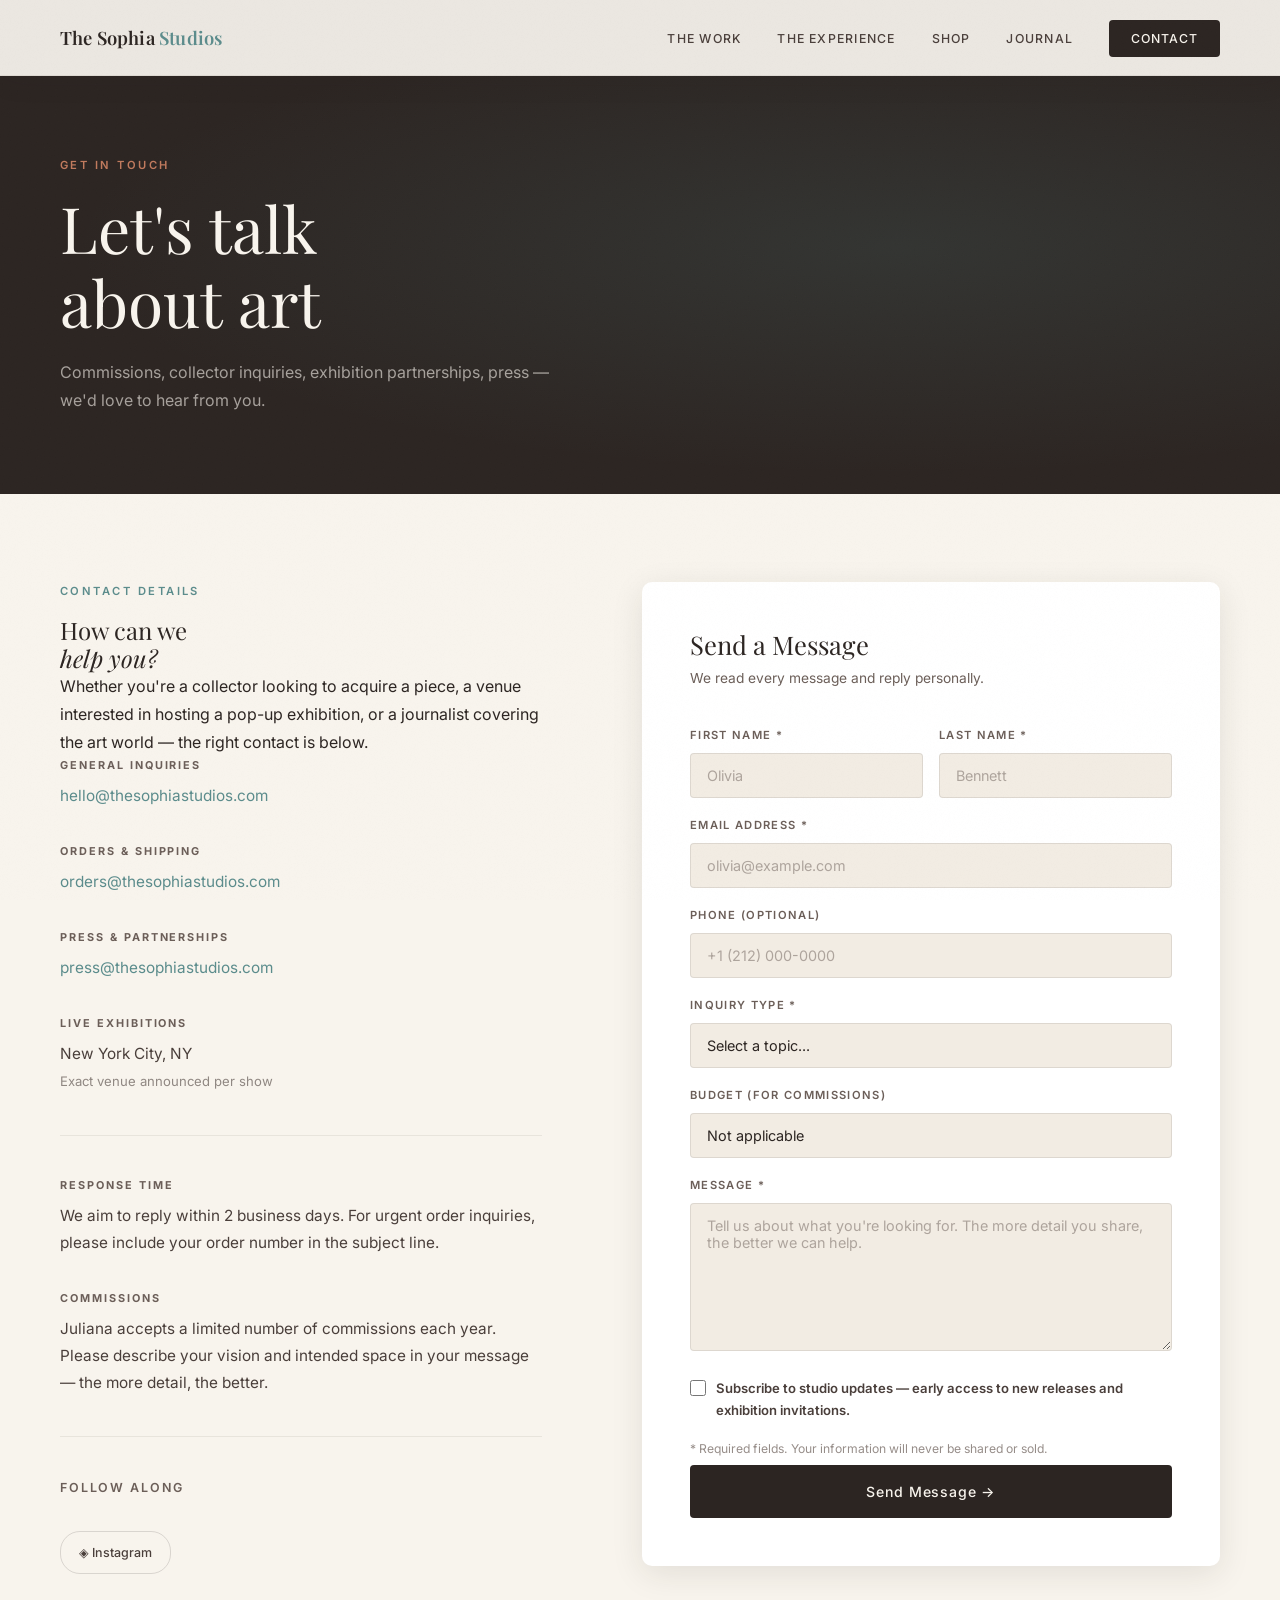
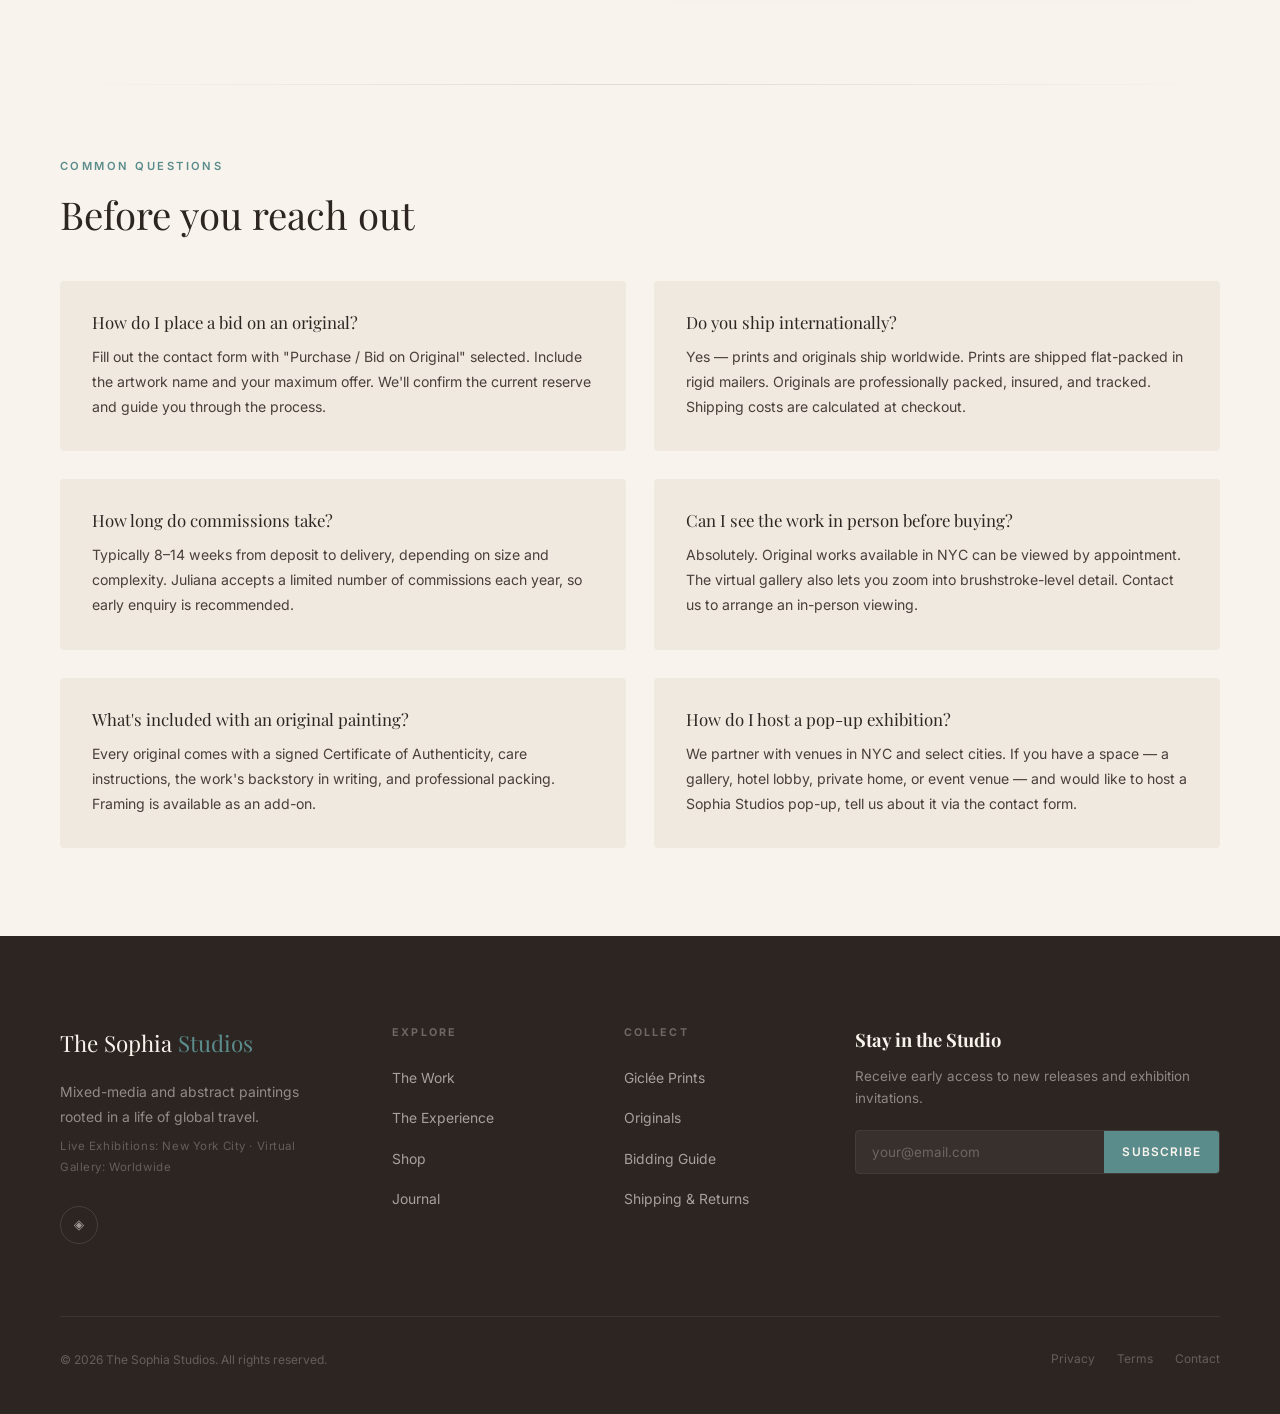
<file: contact.html>
<!DOCTYPE html>
<html lang="en">
<head>
  <meta charset="UTF-8"/><meta name="viewport" content="width=device-width, initial-scale=1.0"/>
  <title>Contact — The Sophia Studios</title>
  <meta name="description" content="Get in touch with The Sophia Studios. Commissions, exhibition inquiries, press, and collector questions — we'd love to hear from you."/>
  <link rel="icon" type="image/svg+xml" href="favicon.svg"/>
  <meta property="og:title" content="Contact — The Sophia Studios"/>
  <meta property="og:description" content="Commissions, collector inquiries, exhibition partnerships, press — get in touch."/>
  <meta property="og:type" content="website"/><meta property="og:url" content="https://thesophiastudios.com/contact.html"/>
  <link rel="preconnect" href="https://fonts.googleapis.com"/><link rel="preconnect" href="https://fonts.gstatic.com" crossorigin/>
  <link href="https://fonts.googleapis.com/css2?family=Playfair+Display:ital,wght@0,400;0,500;0,600;0,700;1,400;1,500&family=Inter:wght@300;400;500;600&display=swap" rel="stylesheet"/>
  <link rel="stylesheet" href="shared.css"/>
  <style>
    .contact-layout { display:grid; grid-template-columns:1fr 1.2fr; gap:100px; padding:88px 0 110px; align-items:start; }
    .contact-info h2 { font-size:clamp(2rem,3.5vw,3rem); margin-bottom:14px; }
    .contact-info h2 em { color:var(--teal); font-style:italic; }
    .contact-info .lead { font-size:1rem; color:var(--charcoal-lt); line-height:1.82; margin-bottom:52px; max-width:420px; }
    .contact-block { margin-bottom:32px; }
    .contact-block-label { font-size:0.68rem; font-weight:700; letter-spacing:0.18em; text-transform:uppercase; color:var(--charcoal-xs); margin-bottom:8px; }
    .contact-block-value { font-size:0.96rem; color:var(--charcoal-lt); }
    .contact-block-value a { color:var(--teal); transition:color var(--transition); }
    .contact-block-value a:hover { color:var(--teal-dark); }
    .contact-divider { height:1px; background:rgba(44,37,34,0.08); margin:40px 0; }
    .social-row { display:flex; gap:12px; margin-top:32px; }
    .social-pill { display:inline-flex; align-items:center; gap:8px; padding:10px 18px; border:1.5px solid rgba(44,37,34,0.15); border-radius:20px; font-size:0.78rem; font-weight:500; color:var(--charcoal-lt); transition:all var(--transition); }
    .social-pill:hover { border-color:var(--teal); color:var(--teal); background:rgba(91,140,140,0.05); }
    .faq-section { padding:0 0 88px; }
    .faq-grid { display:grid; grid-template-columns:1fr 1fr; gap:28px; margin-top:44px; }
    .faq-item { background:var(--cream-dark); border-radius:var(--radius); padding:32px; }
    .faq-item h4 { font-family:var(--serif); font-size:1.05rem; color:var(--charcoal); margin-bottom:12px; }
    .faq-item p { font-size:0.88rem; color:var(--charcoal-lt); line-height:1.78; }
    .form-card { background:var(--white); border-radius:var(--radius-lg); padding:48px; box-shadow:var(--shadow-md); }
    .form-card h3 { font-family:var(--serif); font-size:1.6rem; color:var(--charcoal); margin-bottom:6px; }
    .form-card .sub { font-size:0.86rem; color:var(--charcoal-xs); margin-bottom:36px; }
    .form-row { display:grid; grid-template-columns:1fr 1fr; gap:16px; }
    .form-group { margin-bottom:18px; }
    .form-group label { display:block; font-size:0.7rem; font-weight:600; letter-spacing:0.12em; text-transform:uppercase; color:var(--charcoal-xs); margin-bottom:8px; }
    .form-control { width:100%; background:var(--cream-mid); border:1.5px solid rgba(44,37,34,0.1); border-radius:var(--radius); padding:13px 16px; font-family:var(--sans); font-size:0.9rem; color:var(--charcoal); outline:none; transition:border-color var(--transition),box-shadow var(--transition); }
    .form-control::placeholder { color:var(--charcoal-xs); opacity:0.5; }
    .form-control:focus { border-color:var(--teal); box-shadow:0 0 0 3px rgba(91,140,140,0.1); }
    textarea.form-control { resize:vertical; min-height:148px; }
    select.form-control { appearance:none; cursor:pointer; }
    .form-note { font-size:0.76rem; color:var(--charcoal-xs); margin-top:6px; opacity:0.7; }
    .form-submit { width:100%; justify-content:center; font-size:0.88rem; padding:18px; margin-top:6px; }
    .success-msg { display:none; text-align:center; padding:32px; background:rgba(91,140,140,0.08); border:1.5px solid rgba(91,140,140,0.2); border-radius:var(--radius); }
    .success-msg h4 { font-family:var(--serif); font-size:1.3rem; color:var(--teal); margin-bottom:8px; }
    .success-msg p { font-size:0.9rem; color:var(--charcoal-lt); }
    @media(max-width:900px){.contact-layout{grid-template-columns:1fr;gap:52px;}.faq-grid{grid-template-columns:1fr;}}
    @media(max-width:540px){.form-row{grid-template-columns:1fr;}.form-card{padding:28px;}}
  </style>
</head>
<body>
<nav class="nav scrolled" id="nav">
  <div class="nav-inner">
    <a href="index.html" class="nav-logo">The Sophia <em>Studios</em></a>
    <ul class="nav-links">
      <li><a href="work.html">The Work</a></li><li><a href="index.html#hybrid">The Experience</a></li>
      <li><a href="shop.html">Shop</a></li><li><a href="journal.html">Journal</a></li>
      <li><a href="contact.html" class="nav-cta active">Contact</a></li>
    </ul>
    <button class="nav-hamburger" id="hamburger"><span></span><span></span><span></span></button>
  </div>
</nav>
<div class="nav-mobile" id="nav-mobile">
  <a href="work.html">The Work</a><a href="index.html#hybrid">The Experience</a><a href="shop.html">Shop</a><a href="journal.html">Journal</a><a href="contact.html">Contact</a>
</div>

<div class="page-header">
  <div class="container">
    <span class="eyebrow">Get in Touch</span>
    <h1>Let's talk<br>about art</h1>
    <p>Commissions, collector inquiries, exhibition partnerships, press — we'd love to hear from you.</p>
  </div>
</div>

<div class="container">
  <div class="contact-layout">
    <div class="reveal">
      <span class="eyebrow">Contact Details</span>
      <h2 style="margin-top:16px;">How can we<br><em>help you?</em></h2>
      <p class="lead">Whether you're a collector looking to acquire a piece, a venue interested in hosting a pop-up exhibition, or a journalist covering the art world — the right contact is below.</p>
      <div class="contact-block"><p class="contact-block-label">General Inquiries</p><p class="contact-block-value"><a href="mailto:hello@thesophiastudios.com">hello@thesophiastudios.com</a></p></div>
      <div class="contact-block"><p class="contact-block-label">Orders &amp; Shipping</p><p class="contact-block-value"><a href="mailto:orders@thesophiastudios.com">orders@thesophiastudios.com</a></p></div>
      <div class="contact-block"><p class="contact-block-label">Press &amp; Partnerships</p><p class="contact-block-value"><a href="mailto:press@thesophiastudios.com">press@thesophiastudios.com</a></p></div>
      <div class="contact-block"><p class="contact-block-label">Live Exhibitions</p><p class="contact-block-value">New York City, NY<br><span style="font-size:0.82rem;opacity:0.6;">Exact venue announced per show</span></p></div>
      <div class="contact-divider"></div>
      <div class="contact-block"><p class="contact-block-label">Response Time</p><p class="contact-block-value">We aim to reply within 2 business days. For urgent order inquiries, please include your order number in the subject line.</p></div>
      <div class="contact-block"><p class="contact-block-label">Commissions</p><p class="contact-block-value">Juliana accepts a limited number of commissions each year. Please describe your vision and intended space in your message — the more detail, the better.</p></div>
      <div class="contact-divider"></div>
      <p style="font-size:0.78rem;font-weight:600;letter-spacing:0.15em;text-transform:uppercase;color:var(--charcoal-xs);margin-bottom:16px;">Follow Along</p>
      <div class="social-row">
        <a href="https://www.instagram.com/julianasophiaart/" target="_blank" rel="noopener" class="social-pill">◈ Instagram</a>
      </div>
    </div>

    <div class="reveal reveal-delay-2">
      <div class="form-card">
        <h3>Send a Message</h3>
        <p class="sub">We read every message and reply personally.</p>
        <form name="contact" netlify data-netlify="true" netlify-honeypot="bot-field" method="POST" id="contact-form">
          <input type="hidden" name="form-name" value="contact"/>
          <p style="display:none;"><input name="bot-field"/></p>
          <div class="form-row">
            <div class="form-group"><label for="fname">First Name *</label><input type="text" id="fname" name="firstName" class="form-control" placeholder="Olivia" required/></div>
            <div class="form-group"><label for="lname">Last Name *</label><input type="text" id="lname" name="lastName" class="form-control" placeholder="Bennett" required/></div>
          </div>
          <div class="form-group"><label for="email">Email Address *</label><input type="email" id="email" name="email" class="form-control" placeholder="olivia@example.com" required/></div>
          <div class="form-group"><label for="phone">Phone (optional)</label><input type="tel" id="phone" name="phone" class="form-control" placeholder="+1 (212) 000-0000"/></div>
          <div class="form-group"><label for="inquiry">Inquiry Type *</label><select id="inquiry" name="inquiry" class="form-control" required><option value="">Select a topic...</option><option>Commission a Painting</option><option>Purchase / Bid on Original</option><option>Print Order Inquiry</option><option>Host a Pop-Up Exhibition</option><option>Press &amp; Media</option><option>Partnership / Collaboration</option><option>Virtual Gallery Access</option><option>Other</option></select></div>
          <div class="form-group"><label for="budget">Budget (for commissions)</label><select id="budget" name="budget" class="form-control"><option value="">Not applicable</option><option>Under $1,000</option><option>$1,000 – $3,000</option><option>$3,000 – $6,000</option><option>$6,000 – $10,000</option><option>$10,000+</option></select></div>
          <div class="form-group"><label for="message">Message *</label><textarea id="message" name="message" class="form-control" placeholder="Tell us about what you're looking for. The more detail you share, the better we can help." required></textarea></div>
          <div class="form-group" style="display:flex;align-items:flex-start;gap:10px;margin-bottom:8px;">
            <input type="checkbox" id="newsletter" name="newsletter" style="margin-top:3px;accent-color:var(--teal);width:16px;height:16px;flex-shrink:0;"/>
            <label for="newsletter" style="font-size:0.82rem;color:var(--charcoal-lt);cursor:pointer;text-transform:none;letter-spacing:0;">Subscribe to studio updates — early access to new releases and exhibition invitations.</label>
          </div>
          <p class="form-note">* Required fields. Your information will never be shared or sold.</p>
          <button type="submit" class="btn btn-dark form-submit">Send Message →</button>
        </form>
        <div class="success-msg" id="success-msg"><h4>Message received ✦</h4><p>Thank you for reaching out. We'll be in touch within 2 business days.</p></div>
      </div>
    </div>
  </div>

  <div class="faq-section">
    <div class="divider" style="margin-bottom:72px;"></div>
    <span class="eyebrow reveal">Common Questions</span>
    <h2 style="font-size:clamp(1.9rem,3vw,2.8rem);margin-top:12px;" class="reveal">Before you reach out</h2>
    <div class="faq-grid reveal">
      <div class="faq-item"><h4>How do I place a bid on an original?</h4><p>Fill out the contact form with "Purchase / Bid on Original" selected. Include the artwork name and your maximum offer. We'll confirm the current reserve and guide you through the process.</p></div>
      <div class="faq-item"><h4>Do you ship internationally?</h4><p>Yes — prints and originals ship worldwide. Prints are shipped flat-packed in rigid mailers. Originals are professionally packed, insured, and tracked. Shipping costs are calculated at checkout.</p></div>
      <div class="faq-item"><h4>How long do commissions take?</h4><p>Typically 8–14 weeks from deposit to delivery, depending on size and complexity. Juliana accepts a limited number of commissions each year, so early enquiry is recommended.</p></div>
      <div class="faq-item"><h4>Can I see the work in person before buying?</h4><p>Absolutely. Original works available in NYC can be viewed by appointment. The virtual gallery also lets you zoom into brushstroke-level detail. Contact us to arrange an in-person viewing.</p></div>
      <div class="faq-item"><h4>What's included with an original painting?</h4><p>Every original comes with a signed Certificate of Authenticity, care instructions, the work's backstory in writing, and professional packing. Framing is available as an add-on.</p></div>
      <div class="faq-item"><h4>How do I host a pop-up exhibition?</h4><p>We partner with venues in NYC and select cities. If you have a space — a gallery, hotel lobby, private home, or event venue — and would like to host a Sophia Studios pop-up, tell us about it via the contact form.</p></div>
    </div>
  </div>
</div>

<footer class="footer"><div class="container">
  <div class="footer-grid">
    <div class="footer-brand"><div class="footer-brand-logo">The Sophia <em>Studios</em></div><p>Mixed-media and abstract paintings rooted in a life of global travel.</p><p class="sub">Live Exhibitions: New York City · Virtual Gallery: Worldwide</p><div class="footer-social"><a href="https://www.instagram.com/julianasophiaart/" target="_blank" rel="noopener" class="social-btn" title="Instagram">◈</a></div></div>
    <div class="footer-col"><h5>Explore</h5><ul><li><a href="work.html">The Work</a></li><li><a href="index.html#hybrid">The Experience</a></li><li><a href="shop.html">Shop</a></li><li><a href="journal.html">Journal</a></li></ul></div>
    <div class="footer-col"><h5>Collect</h5><ul><li><a href="shop.html">Giclée Prints</a></li><li><a href="shop.html">Originals</a></li><li><a href="#">Bidding Guide</a></li><li><a href="#">Shipping &amp; Returns</a></li></ul></div>
    <div class="footer-newsletter"><h5>Stay in the Studio</h5><p>Receive early access to new releases and exhibition invitations.</p><div class="nl-form"><input type="email" class="nl-input" placeholder="your@email.com"/><button class="nl-btn">Subscribe</button></div></div>
  </div>
  <div class="footer-bottom"><p>© 2026 The Sophia Studios. All rights reserved.</p><div class="footer-bottom-links"><a href="#">Privacy</a><a href="#">Terms</a><a href="contact.html">Contact</a></div></div>
</div></footer>
<script>
  document.getElementById('nav').classList.add('scrolled');
  const h=document.getElementById('hamburger'),m=document.getElementById('nav-mobile');
  h.addEventListener('click',()=>{ h.classList.toggle('open'); m.classList.toggle('open'); });
  const ro=new IntersectionObserver((e)=>{ e.forEach((en,i)=>{ if(en.isIntersecting){ setTimeout(()=>en.target.classList.add('visible'),i*55); ro.unobserve(en.target); } }); },{ threshold:0.05, rootMargin:'0px 0px 120px 0px' });
  document.querySelectorAll('.reveal').forEach(el=>ro.observe(el));
  document.getElementById('contact-form').addEventListener('submit',function(e){
    e.preventDefault();
    this.style.display='none';
    document.getElementById('success-msg').style.display='block';
  });
</script>
</body></html>
</file>
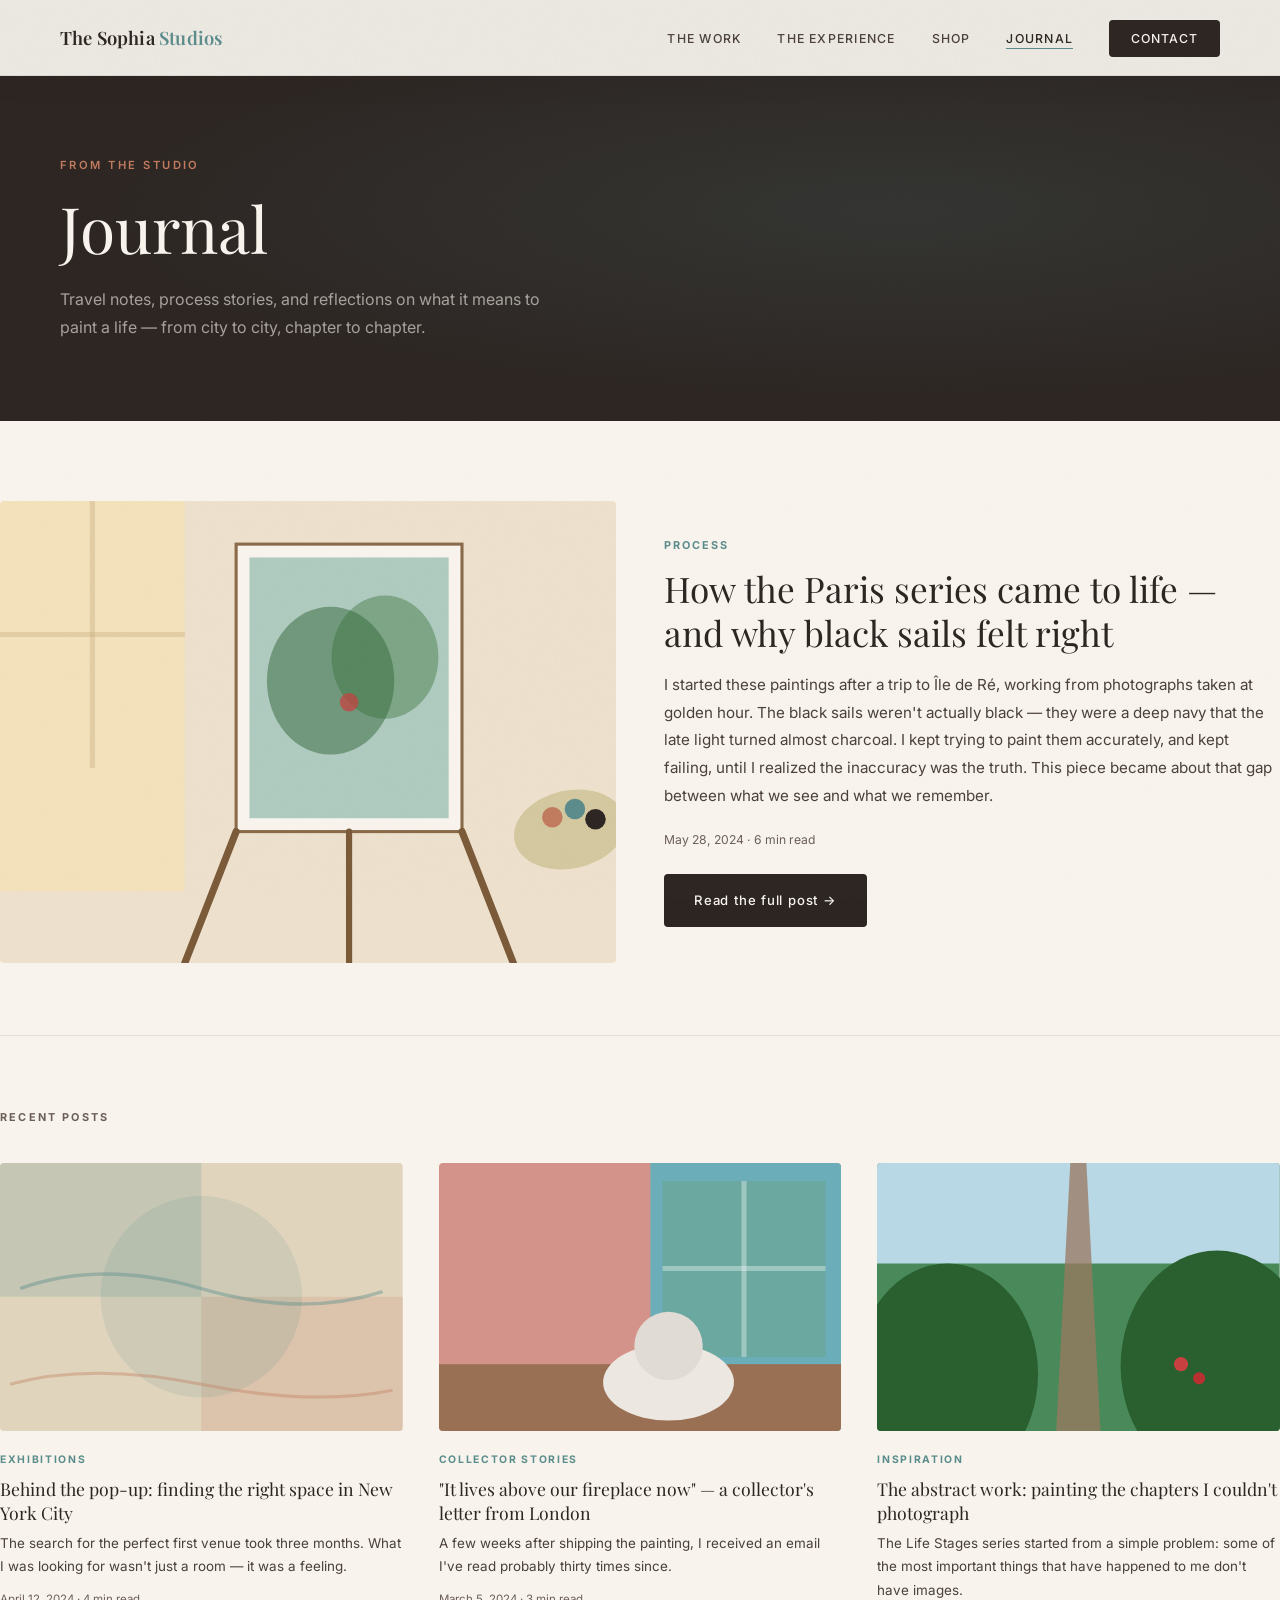
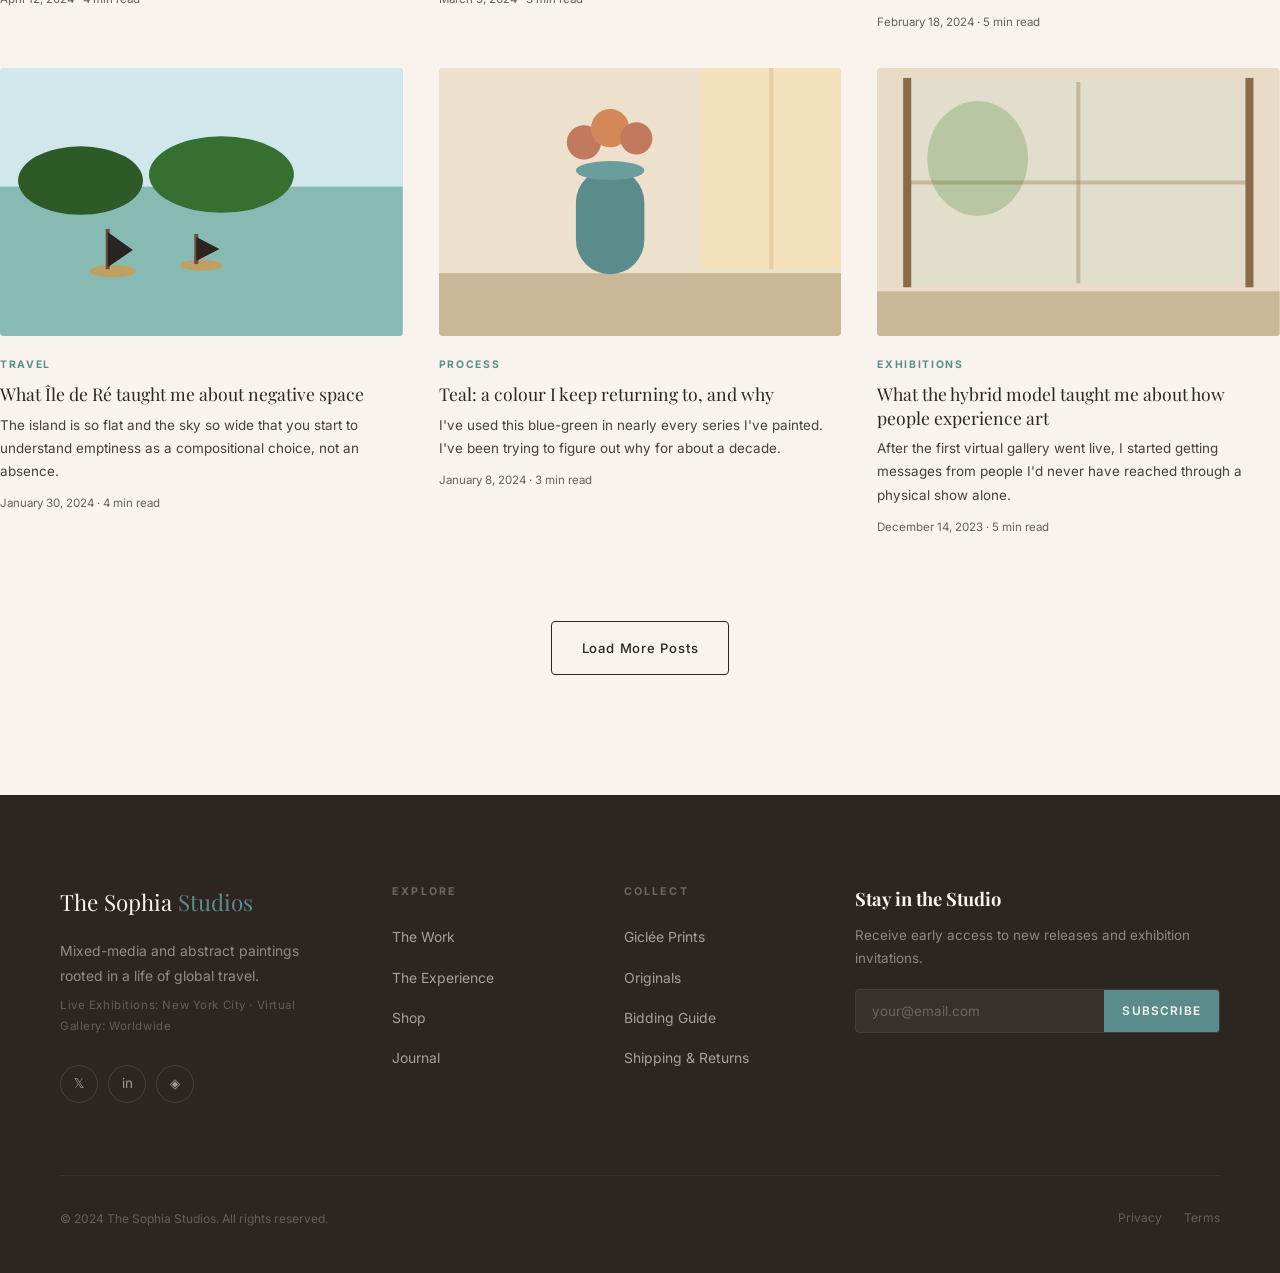
<file: journal.html>
<!DOCTYPE html>
<html lang="en">
<head>
  <meta charset="UTF-8"/><meta name="viewport" content="width=device-width, initial-scale=1.0"/>
  <title>Journal — The Sophia Studios</title>
  <meta name="description" content="Travel notes, process stories, and reflections on painting a life in motion. From Juliana Sophia's studio."/>
  <link rel="preconnect" href="https://fonts.googleapis.com"/><link rel="preconnect" href="https://fonts.gstatic.com" crossorigin/>
  <link href="https://fonts.googleapis.com/css2?family=Playfair+Display:ital,wght@0,400;0,500;0,600;0,700;1,400;1,500&family=Inter:wght@300;400;500;600&display=swap" rel="stylesheet"/>
  <link rel="stylesheet" href="shared.css"/>
  <style>
    .journal-layout { padding: 80px 0; }
    .journal-feature-grid { display:grid; grid-template-columns:1fr 1fr; gap:48px; margin-bottom:72px; align-items:center; }
    .jf-img { aspect-ratio:4/3; overflow:hidden; border-radius:var(--radius); }
    .jf-img svg { width:100%; height:100%; transition:transform 0.7s ease; }
    .jf-img:hover svg { transform:scale(1.04); }
    .jf-cat { font-size:0.68rem; font-weight:700; letter-spacing:0.18em; text-transform:uppercase; color:var(--teal); margin-bottom:12px; display:block; }
    .jf-title { font-family:var(--serif); font-size:clamp(1.6rem,3vw,2.2rem); color:var(--charcoal); margin-bottom:16px; line-height:1.25; cursor:pointer; }
    .jf-title:hover { color:var(--teal); }
    .jf-excerpt { font-size:0.95rem; color:var(--charcoal-lt); line-height:1.82; margin-bottom:20px; }
    .jf-meta { font-size:0.76rem; color:var(--charcoal-xs); margin-bottom:24px; }
    .divider-section { height:1px; background:rgba(44,37,34,0.1); margin:72px 0; }
    .section-label { font-family:var(--sans); font-size:0.68rem; font-weight:700; letter-spacing:0.2em; text-transform:uppercase; color:var(--charcoal-xs); margin-bottom:36px; }
    .posts-grid { display:grid; grid-template-columns:repeat(3,1fr); gap:36px; margin-bottom:64px; }
    .post-card { cursor:pointer; }
    .post-img { aspect-ratio:3/2; overflow:hidden; border-radius:var(--radius); margin-bottom:20px; }
    .post-img svg { width:100%; height:100%; transition:transform 0.7s ease; }
    .post-card:hover .post-img svg { transform:scale(1.05); }
    .post-cat { font-size:0.65rem; font-weight:700; letter-spacing:0.16em; text-transform:uppercase; color:var(--teal); margin-bottom:8px; display:block; }
    .post-title { font-family:var(--serif); font-size:1.1rem; color:var(--charcoal); margin-bottom:8px; line-height:1.35; }
    .post-card:hover .post-title { color:var(--teal); }
    .post-excerpt { font-size:0.84rem; color:var(--charcoal-lt); line-height:1.72; margin-bottom:10px; }
    .post-meta { font-size:0.72rem; color:var(--charcoal-xs); }
    .load-more { display:flex; justify-content:center; padding:20px 0 40px; }
    @media(max-width:900px){.journal-feature-grid{grid-template-columns:1fr;}.posts-grid{grid-template-columns:1fr 1fr;}}
    @media(max-width:540px){.posts-grid{grid-template-columns:1fr;}}
  </style>
</head>
<body>
<nav class="nav" id="nav">
  <div class="nav-inner">
    <a href="index.html" class="nav-logo">The Sophia <em>Studios</em></a>
    <ul class="nav-links">
      <li><a href="work.html">The Work</a></li>
      <li><a href="index.html#hybrid">The Experience</a></li>
      <li><a href="shop.html">Shop</a></li>
      <li><a href="journal.html" class="active">Journal</a></li>
      <li><a href="contact.html" class="nav-cta">Contact</a></li>
    </ul>
    <button class="nav-hamburger" id="hamburger"><span></span><span></span><span></span></button>
  </div>
</nav>
<div class="nav-mobile" id="nav-mobile">
  <a href="work.html">The Work</a><a href="index.html#hybrid">The Experience</a><a href="shop.html">Shop</a><a href="journal.html">Journal</a><a href="contact.html">Contact</a>
</div>

<div class="page-header">
  <div class="container">
    <span class="eyebrow">From the Studio</span>
    <h1>Journal</h1>
    <p>Travel notes, process stories, and reflections on what it means to paint a life — from city to city, chapter to chapter.</p>
  </div>
</div>

<div class="container journal-layout">
  <!-- Featured post -->
  <div class="journal-feature-grid reveal">
    <div class="jf-img">
      <svg viewBox="0 0 600 450" xmlns="http://www.w3.org/2000/svg" preserveAspectRatio="xMidYMid slice">
        <rect width="600" height="450" fill="#ede0cc"/>
        <rect x="0" y="0" width="180" height="380" fill="rgba(255,225,150,0.3)"/>
        <line x1="90" y1="0" x2="90" y2="260" stroke="rgba(200,175,130,0.4)" stroke-width="5"/>
        <line x1="0" y1="130" x2="180" y2="130" stroke="rgba(200,175,130,0.4)" stroke-width="5"/>
        <rect x="230" y="42" width="220" height="280" fill="#f8f4ed" stroke="#8a6a48" stroke-width="3"/>
        <rect x="243" y="55" width="194" height="254" fill="#7aad9f" opacity="0.58"/>
        <ellipse cx="322" cy="175" rx="62" ry="72" fill="#2a6030" opacity="0.48"/>
        <ellipse cx="375" cy="152" rx="52" ry="60" fill="#357038" opacity="0.42"/>
        <circle cx="340" cy="196" r="9" fill="#c84040" opacity="0.72"/>
        <line x1="230" y1="322" x2="180" y2="450" stroke="#7a5a38" stroke-width="7" stroke-linecap="round"/>
        <line x1="450" y1="322" x2="500" y2="450" stroke="#7a5a38" stroke-width="7" stroke-linecap="round"/>
        <line x1="340" y1="322" x2="340" y2="450" stroke="#7a5a38" stroke-width="6" stroke-linecap="round"/>
        <ellipse cx="555" cy="320" rx="55" ry="38" fill="#d4c8a0" transform="rotate(-12 555 320)"/>
        <circle cx="538" cy="308" r="10" fill="#C17A5D"/><circle cx="560" cy="300" r="10" fill="#5B8C8C"/>
        <circle cx="580" cy="310" r="10" fill="#2C2522"/>
      </svg>
    </div>
    <div>
      <span class="jf-cat">Process</span>
      <h2 class="jf-title">How the Paris series came to life — and why black sails felt right</h2>
      <p class="jf-excerpt">I started these paintings after a trip to Île de Ré, working from photographs taken at golden hour. The black sails weren't actually black — they were a deep navy that the late light turned almost charcoal. I kept trying to paint them accurately, and kept failing, until I realized the inaccuracy was the truth. This piece became about that gap between what we see and what we remember.</p>
      <p class="jf-meta">May 28, 2024 · 6 min read</p>
      <a href="#" class="btn btn-dark">Read the full post →</a>
    </div>
  </div>

  <div class="divider-section"></div>
  <p class="section-label reveal">Recent Posts</p>

  <div class="posts-grid">
    <div class="post-card reveal">
      <div class="post-img">
        <svg viewBox="0 0 400 267" xmlns="http://www.w3.org/2000/svg" preserveAspectRatio="xMidYMid slice">
          <rect width="400" height="267" fill="#e0d4bc"/>
          <rect x="0" y="0" width="200" height="133" fill="rgba(91,140,140,0.2)"/>
          <rect x="200" y="133" width="200" height="134" fill="rgba(193,122,93,0.18)"/>
          <ellipse cx="200" cy="133" rx="100" ry="100" fill="rgba(91,140,140,0.14)"/>
          <path d="M20 125 Q100 96 200 125 Q300 154 380 128" stroke="#5B8C8C" stroke-width="3.5" fill="none" opacity="0.42"/>
          <path d="M10 220 Q90 198 200 220 Q310 242 390 226" stroke="#C17A5D" stroke-width="3" fill="none" opacity="0.38"/>
        </svg>
      </div>
      <span class="post-cat">Exhibitions</span>
      <h3 class="post-title">Behind the pop-up: finding the right space in New York City</h3>
      <p class="post-excerpt">The search for the perfect first venue took three months. What I was looking for wasn't just a room — it was a feeling.</p>
      <p class="post-meta">April 12, 2024 · 4 min read</p>
    </div>

    <div class="post-card reveal reveal-delay-1">
      <div class="post-img">
        <svg viewBox="0 0 400 267" xmlns="http://www.w3.org/2000/svg" preserveAspectRatio="xMidYMid slice">
          <rect width="400" height="267" fill="#d4938a"/><rect x="210" width="190" height="267" fill="#6badb8"/>
          <rect x="222" y="18" width="162" height="175" fill="#7abcc5"/><rect x="222" y="18" width="162" height="175" fill="rgba(60,110,55,0.26)"/>
          <line x1="303" y1="18" x2="303" y2="193" stroke="rgba(255,255,255,0.35)" stroke-width="5"/>
          <line x1="222" y1="105" x2="384" y2="105" stroke="rgba(255,255,255,0.35)" stroke-width="5"/>
          <rect y="200" width="400" height="67" fill="#9a7055"/>
          <ellipse cx="228" cy="218" rx="65" ry="38" fill="#ece7e0"/>
          <circle cx="228" cy="182" r="34" fill="#e0dbd4"/>
        </svg>
      </div>
      <span class="post-cat">Collector Stories</span>
      <h3 class="post-title">"It lives above our fireplace now" — a collector's letter from London</h3>
      <p class="post-excerpt">A few weeks after shipping the painting, I received an email I've read probably thirty times since.</p>
      <p class="post-meta">March 5, 2024 · 3 min read</p>
    </div>

    <div class="post-card reveal reveal-delay-2">
      <div class="post-img">
        <svg viewBox="0 0 400 267" xmlns="http://www.w3.org/2000/svg" preserveAspectRatio="xMidYMid slice">
          <rect width="400" height="267" fill="#4a8a5a"/><rect width="400" height="100" fill="#b8d8e5"/>
          <polygon points="192,0 178,267 222,267 208,0" fill="#9a7860" opacity="0.75"/>
          <ellipse cx="70" cy="210" rx="90" ry="110" fill="#2a6030"/>
          <ellipse cx="338" cy="202" rx="96" ry="115" fill="#2a6030"/>
          <circle cx="302" cy="200" r="7" fill="#c84040"/><circle cx="320" cy="214" r="6" fill="#b83030"/>
        </svg>
      </div>
      <span class="post-cat">Inspiration</span>
      <h3 class="post-title">The abstract work: painting the chapters I couldn't photograph</h3>
      <p class="post-excerpt">The Life Stages series started from a simple problem: some of the most important things that have happened to me don't have images.</p>
      <p class="post-meta">February 18, 2024 · 5 min read</p>
    </div>

    <div class="post-card reveal">
      <div class="post-img">
        <svg viewBox="0 0 400 267" xmlns="http://www.w3.org/2000/svg" preserveAspectRatio="xMidYMid slice">
          <rect width="400" height="267" fill="#b8d5d0"/><rect width="400" height="128" fill="#d0e8ec"/>
          <rect y="118" width="400" height="149" fill="#88bab4"/>
          <ellipse cx="80" cy="112" rx="62" ry="34" fill="#2d5a27"/><ellipse cx="220" cy="106" rx="72" ry="38" fill="#357030"/>
          <ellipse cx="112" cy="202" rx="23" ry="6" fill="#c0a060"/><rect x="105" y="160" width="4" height="40" fill="#6a5040"/>
          <polygon points="107,163 107,198 132,181" fill="#2a2520"/>
          <ellipse cx="200" cy="196" rx="21" ry="5.5" fill="#c0a060"/><rect x="193" y="165" width="4" height="30" fill="#6a5040"/>
          <polygon points="195,168 195,192 218,180" fill="#2a2520"/>
        </svg>
      </div>
      <span class="post-cat">Travel</span>
      <h3 class="post-title">What Île de Ré taught me about negative space</h3>
      <p class="post-excerpt">The island is so flat and the sky so wide that you start to understand emptiness as a compositional choice, not an absence.</p>
      <p class="post-meta">January 30, 2024 · 4 min read</p>
    </div>

    <div class="post-card reveal reveal-delay-1">
      <div class="post-img">
        <svg viewBox="0 0 400 267" xmlns="http://www.w3.org/2000/svg" preserveAspectRatio="xMidYMid slice">
          <rect width="400" height="267" fill="#f0e8da"/>
          <rect x="0" y="0" width="400" height="267" fill="#ede0cc"/>
          <rect x="260" y="0" width="140" height="200" fill="rgba(255,225,150,0.3)"/>
          <line x1="330" y1="0" x2="330" y2="200" stroke="rgba(200,175,130,0.4)" stroke-width="4"/>
          <rect x="0" y="204" width="400" height="63" fill="#c8b898"/>
          <rect x="136" y="100" width="68" height="105" rx="34" fill="#5B8C8C"/>
          <ellipse cx="170" cy="102" rx="34" ry="9.5" fill="#6a9d9d"/>
          <circle cx="144" cy="74" r="17" fill="#C17A5D"/><circle cx="170" cy="60" r="19" fill="#d4885a"/>
          <circle cx="196" cy="70" r="16" fill="#C17A5D"/>
        </svg>
      </div>
      <span class="post-cat">Process</span>
      <h3 class="post-title">Teal: a colour I keep returning to, and why</h3>
      <p class="post-excerpt">I've used this blue-green in nearly every series I've painted. I've been trying to figure out why for about a decade.</p>
      <p class="post-meta">January 8, 2024 · 3 min read</p>
    </div>

    <div class="post-card reveal reveal-delay-2">
      <div class="post-img">
        <svg viewBox="0 0 400 267" xmlns="http://www.w3.org/2000/svg" preserveAspectRatio="xMidYMid slice">
          <rect width="400" height="267" fill="#e8dcc8"/>
          <rect x="30" y="14" width="340" height="200" fill="rgba(200,220,230,0.46)"/>
          <rect x="30" y="14" width="340" height="200" fill="rgba(255,230,160,0.2)"/>
          <line x1="200" y1="14" x2="200" y2="214" stroke="rgba(160,140,100,0.45)" stroke-width="4"/>
          <line x1="30" y1="114" x2="370" y2="114" stroke="rgba(160,140,100,0.45)" stroke-width="4"/>
          <rect x="0" y="222" width="400" height="45" fill="#c8b898"/>
          <rect x="26" y="10" width="8" height="208" fill="#8a6a48"/><rect x="366" y="10" width="8" height="208" fill="#8a6a48"/>
          <ellipse cx="100" cy="90" rx="50" ry="57" fill="rgba(50,120,40,0.24)"/>
        </svg>
      </div>
      <span class="post-cat">Exhibitions</span>
      <h3 class="post-title">What the hybrid model taught me about how people experience art</h3>
      <p class="post-excerpt">After the first virtual gallery went live, I started getting messages from people I'd never have reached through a physical show alone.</p>
      <p class="post-meta">December 14, 2023 · 5 min read</p>
    </div>
  </div>

  <div class="load-more reveal">
    <a href="#" class="btn btn-outline">Load More Posts</a>
  </div>
</div>

<footer class="footer"><div class="container">
  <div class="footer-grid">
    <div class="footer-brand"><div class="footer-brand-logo">The Sophia <em>Studios</em></div><p>Mixed-media and abstract paintings rooted in a life of global travel.</p><p class="sub">Live Exhibitions: New York City · Virtual Gallery: Worldwide</p><div class="footer-social"><a href="#" class="social-btn">𝕏</a><a href="#" class="social-btn">in</a><a href="#" class="social-btn">◈</a></div></div>
    <div class="footer-col"><h5>Explore</h5><ul><li><a href="work.html">The Work</a></li><li><a href="index.html#hybrid">The Experience</a></li><li><a href="shop.html">Shop</a></li><li><a href="journal.html">Journal</a></li></ul></div>
    <div class="footer-col"><h5>Collect</h5><ul><li><a href="shop.html">Giclée Prints</a></li><li><a href="shop.html">Originals</a></li><li><a href="#">Bidding Guide</a></li><li><a href="#">Shipping &amp; Returns</a></li></ul></div>
    <div class="footer-newsletter"><h5>Stay in the Studio</h5><p>Receive early access to new releases and exhibition invitations.</p><div class="nl-form"><input type="email" class="nl-input" placeholder="your@email.com"/><button class="nl-btn">Subscribe</button></div></div>
  </div>
  <div class="footer-bottom"><p>© 2024 The Sophia Studios. All rights reserved.</p><div class="footer-bottom-links"><a href="#">Privacy</a><a href="#">Terms</a></div></div>
</div></footer>
<script>
  document.getElementById('nav').classList.add('scrolled');
  const h=document.getElementById('hamburger'),m=document.getElementById('nav-mobile');
  h.addEventListener('click',()=>{h.classList.toggle('open');m.classList.toggle('open');});
  const ro=new IntersectionObserver((e)=>{e.forEach((en,i)=>{if(en.isIntersecting){setTimeout(()=>en.target.classList.add('visible'),i*65);ro.unobserve(en.target);}});},{threshold:0.1});
  document.querySelectorAll('.reveal').forEach(el=>ro.observe(el));
</script>
</body></html>
</file>
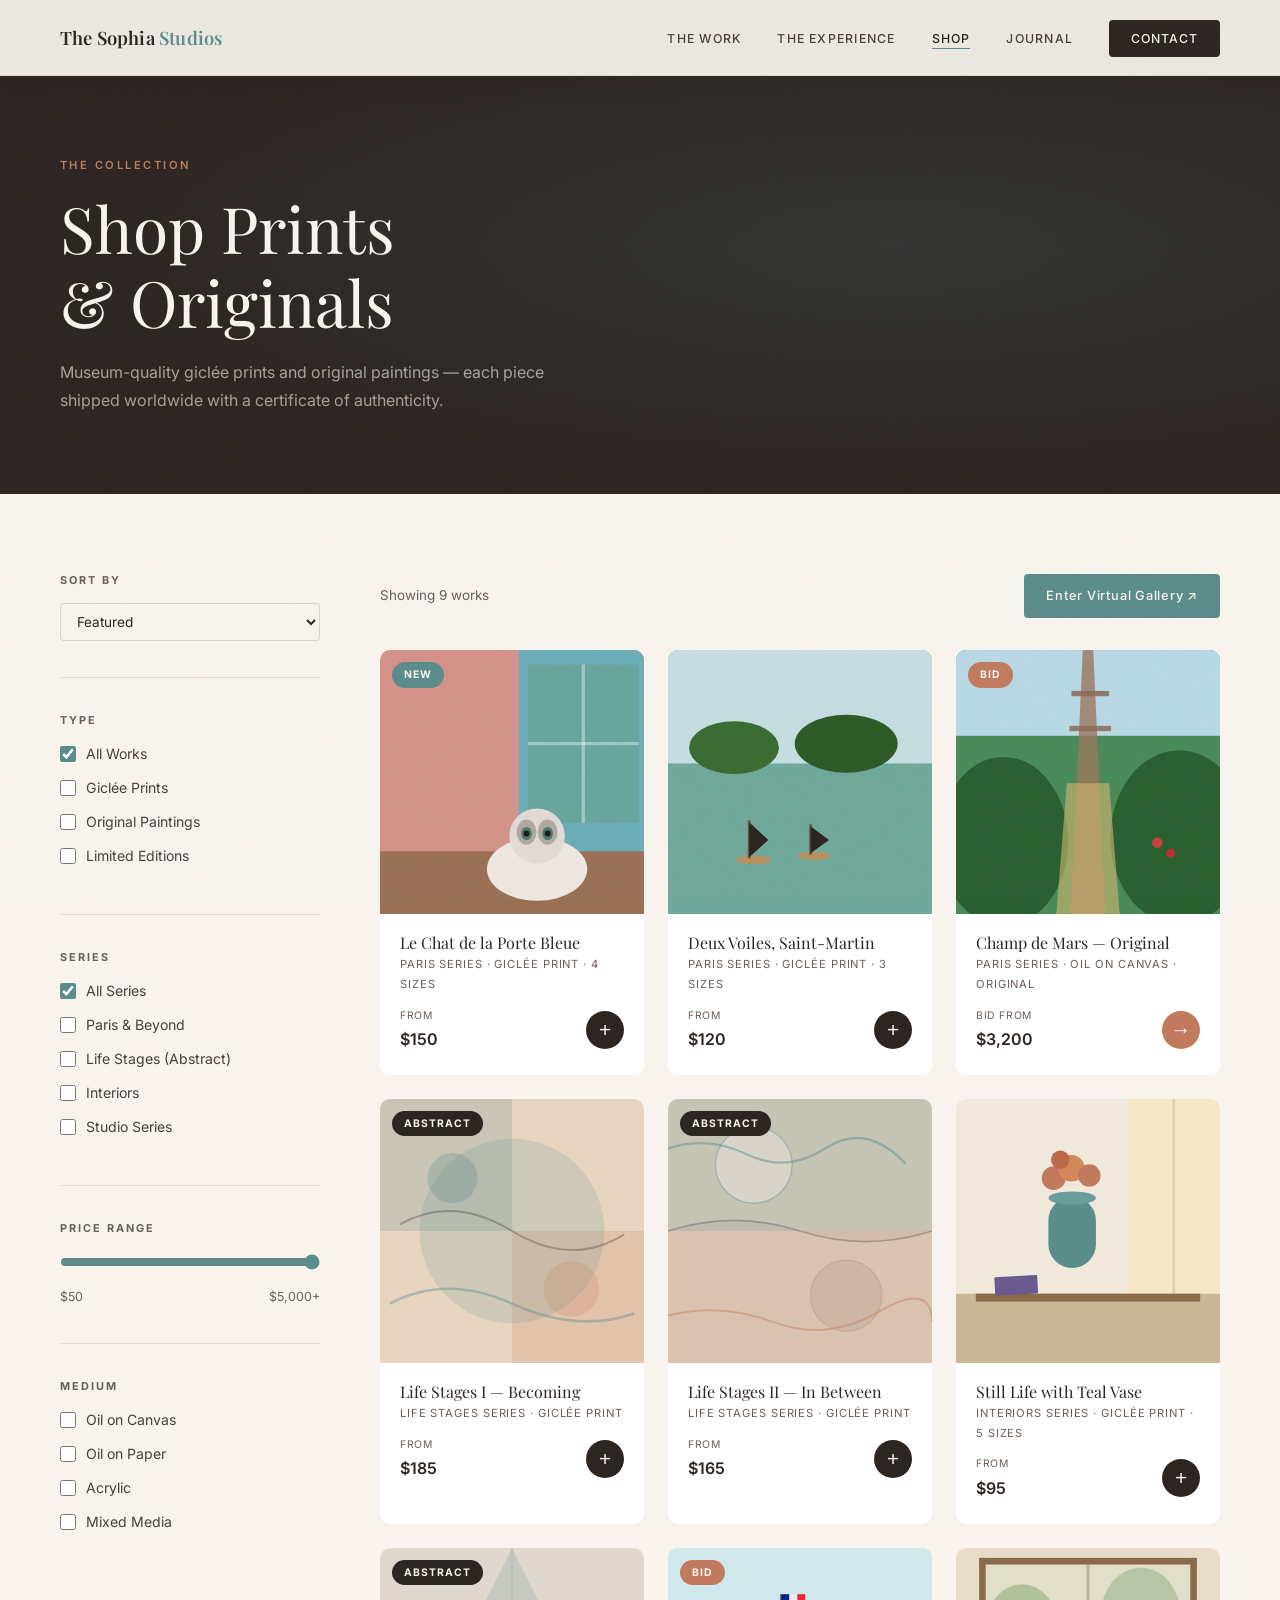
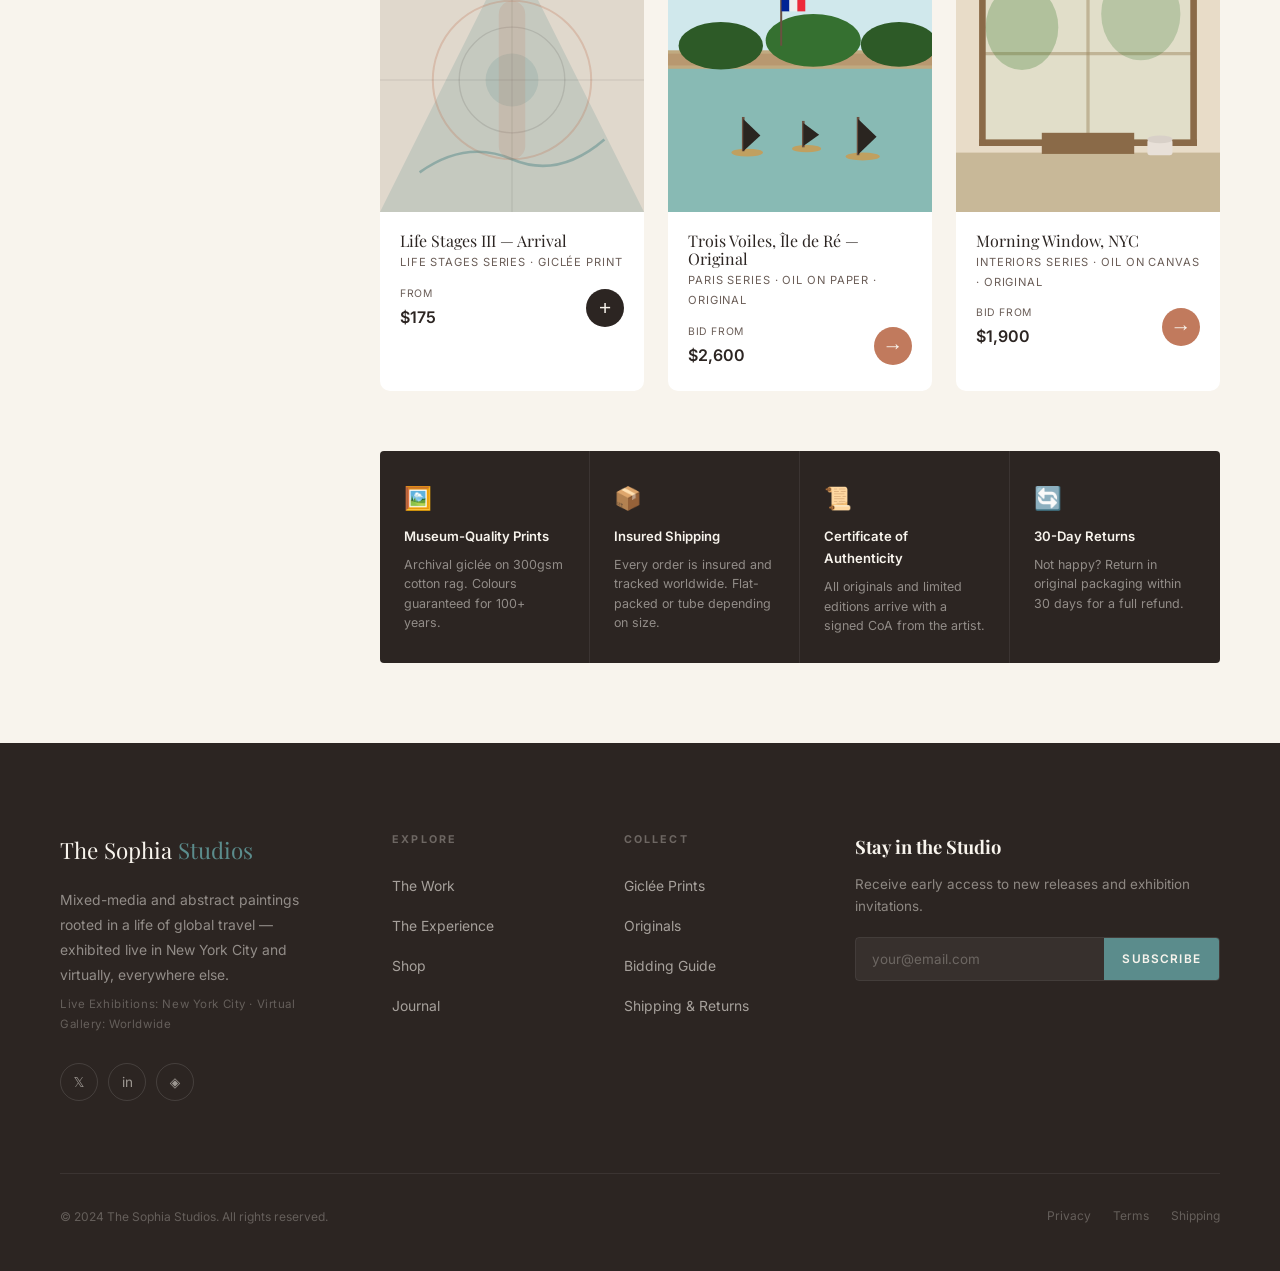
<file: shop.html>
<!DOCTYPE html>
<html lang="en">
<head>
  <meta charset="UTF-8"/><meta name="viewport" content="width=device-width, initial-scale=1.0"/>
  <title>Shop — The Sophia Studios</title>
  <meta name="description" content="Collect Juliana Sophia's work. Museum-quality giclée prints and original paintings from the Paris & Beyond and Life Stages collections. Ships worldwide."/>
  <link rel="preconnect" href="https://fonts.googleapis.com"/>
  <link rel="preconnect" href="https://fonts.gstatic.com" crossorigin/>
  <link href="https://fonts.googleapis.com/css2?family=Playfair+Display:ital,wght@0,400;0,500;0,600;0,700;1,400;1,500&family=Inter:wght@300;400;500;600&display=swap" rel="stylesheet"/>
  <link rel="stylesheet" href="shared.css"/>
  <style>
    .shop-layout { display: grid; grid-template-columns: 260px 1fr; gap: 60px; align-items: start; padding: 80px 0; }
    .sidebar { position: sticky; top: calc(var(--nav-h) + 32px); }
    .sidebar-section { margin-bottom: 36px; padding-bottom: 36px; border-bottom: 1px solid rgba(44,37,34,0.1); }
    .sidebar-section:last-child { border-bottom: none; }
    .sidebar-section h4 { font-family: var(--sans); font-size: 0.68rem; font-weight: 700; letter-spacing: 0.18em; text-transform: uppercase; color: var(--charcoal-xs); margin-bottom: 16px; }
    .sidebar-check { display: flex; align-items: center; gap: 10px; margin-bottom: 10px; cursor: pointer; }
    .sidebar-check input { accent-color: var(--teal); width: 16px; height: 16px; cursor: pointer; }
    .sidebar-check label { font-size: 0.88rem; color: var(--charcoal-lt); cursor: pointer; }
    .price-range { width: 100%; accent-color: var(--teal); }
    .price-labels { display: flex; justify-content: space-between; font-size: 0.78rem; color: var(--charcoal-xs); margin-top: 8px; }
    .sort-select { width: 100%; padding: 9px 12px; border: 1.5px solid rgba(44,37,34,0.15); border-radius: var(--radius); background: var(--cream); font-family: var(--sans); font-size: 0.85rem; color: var(--charcoal); outline: none; cursor: pointer; }
    .results-bar { display: flex; align-items: center; justify-content: space-between; margin-bottom: 32px; }
    .results-count { font-size: 0.84rem; color: var(--charcoal-xs); }
    .shop-full-grid { display: grid; grid-template-columns: repeat(3, 1fr); gap: 24px; }
    .product-card { background: var(--white); border-radius: var(--radius-lg); overflow: hidden; transition: transform var(--transition), box-shadow var(--transition); cursor: pointer; }
    .product-card:hover { transform: translateY(-6px); box-shadow: var(--shadow-lg); }
    .product-img { width: 100%; aspect-ratio: 1; overflow: hidden; position: relative; }
    .product-img svg { width: 100%; height: 100%; transition: transform 0.7s ease; }
    .product-card:hover .product-img svg { transform: scale(1.05); }
    .product-badge { position: absolute; top: 12px; left: 12px; padding: 4px 12px; border-radius: 20px; font-size: 0.65rem; font-weight: 700; letter-spacing: 0.1em; text-transform: uppercase; }
    .badge-new { background: var(--teal); color: var(--cream); }
    .badge-bid { background: var(--terra); color: var(--cream); }
    .badge-ltd { background: var(--charcoal); color: var(--cream); }
    .product-body { padding: 20px 20px 22px; }
    .product-body h4 { font-family: var(--serif); font-size: 1rem; color: var(--charcoal); margin-bottom: 3px; }
    .product-series { font-size: 0.7rem; text-transform: uppercase; letter-spacing: 0.08em; color: var(--charcoal-xs); margin-bottom: 12px; }
    .product-foot { display: flex; align-items: center; justify-content: space-between; }
    .product-from { font-size: 0.65rem; color: var(--charcoal-xs); text-transform: uppercase; letter-spacing: 0.06em; }
    .product-price { font-size: 1rem; font-weight: 600; color: var(--charcoal); }
    .add-btn { width: 38px; height: 38px; border-radius: 50%; background: var(--charcoal); color: var(--cream); border: none; font-size: 1.3rem; display: flex; align-items: center; justify-content: center; cursor: pointer; transition: background var(--transition), transform var(--transition); }
    .add-btn:hover { background: var(--teal); transform: scale(1.12); }
    .add-btn-terra { background: var(--terra); }
    .add-btn-terra:hover { background: #a8634a; }
    .trust-bar { display: grid; grid-template-columns: repeat(4, 1fr); gap: 0; background: var(--charcoal); border-radius: var(--radius); overflow: hidden; margin-top: 60px; }
    .trust-cell { padding: 28px 24px; display: flex; flex-direction: column; gap: 8px; border-right: 1px solid rgba(255,255,255,0.07); }
    .trust-cell:last-child { border-right: none; }
    .trust-cell .icon { font-size: 1.4rem; }
    .trust-cell h5 { font-family: var(--sans); font-size: 0.82rem; font-weight: 600; color: var(--cream); }
    .trust-cell p { font-size: 0.78rem; color: rgba(248,244,237,0.5); line-height: 1.55; }
    @media (max-width: 1000px) { .shop-layout { grid-template-columns: 1fr; } .sidebar { position: static; } .shop-full-grid { grid-template-columns: repeat(2, 1fr); } }
    @media (max-width: 600px) { .shop-full-grid { grid-template-columns: 1fr; } .trust-bar { grid-template-columns: 1fr 1fr; } }
  </style>
</head>
<body>
<nav class="nav" id="nav">
  <div class="nav-inner">
    <a href="index.html" class="nav-logo">The Sophia <em>Studios</em></a>
    <ul class="nav-links">
      <li><a href="work.html">The Work</a></li>
      <li><a href="index.html#hybrid">The Experience</a></li>
      <li><a href="shop.html" class="active">Shop</a></li>
      <li><a href="journal.html">Journal</a></li>
      <li><a href="contact.html" class="nav-cta">Contact</a></li>
    </ul>
    <button class="nav-hamburger" id="hamburger"><span></span><span></span><span></span></button>
  </div>
</nav>
<div class="nav-mobile" id="nav-mobile">
  <a href="work.html">The Work</a>
  <a href="index.html#hybrid">The Experience</a>
  <a href="shop.html">Shop</a>
  <a href="journal.html">Journal</a>
  <a href="contact.html">Contact</a>
</div>

<div class="page-header">
  <div class="container">
    <span class="eyebrow">The Collection</span>
    <h1>Shop Prints<br>&amp; Originals</h1>
    <p>Museum-quality giclée prints and original paintings — each piece shipped worldwide with a certificate of authenticity.</p>
  </div>
</div>

<div class="container">
  <div class="shop-layout">
    <!-- SIDEBAR -->
    <aside class="sidebar reveal">
      <div class="sidebar-section">
        <h4>Sort By</h4>
        <select class="sort-select">
          <option>Featured</option>
          <option>Price: Low to High</option>
          <option>Price: High to Low</option>
          <option>Newest First</option>
        </select>
      </div>
      <div class="sidebar-section">
        <h4>Type</h4>
        <label class="sidebar-check"><input type="checkbox" checked/><label>All Works</label></label>
        <label class="sidebar-check"><input type="checkbox"/><label>Giclée Prints</label></label>
        <label class="sidebar-check"><input type="checkbox"/><label>Original Paintings</label></label>
        <label class="sidebar-check"><input type="checkbox"/><label>Limited Editions</label></label>
      </div>
      <div class="sidebar-section">
        <h4>Series</h4>
        <label class="sidebar-check"><input type="checkbox" checked/><label>All Series</label></label>
        <label class="sidebar-check"><input type="checkbox"/><label>Paris &amp; Beyond</label></label>
        <label class="sidebar-check"><input type="checkbox"/><label>Life Stages (Abstract)</label></label>
        <label class="sidebar-check"><input type="checkbox"/><label>Interiors</label></label>
        <label class="sidebar-check"><input type="checkbox"/><label>Studio Series</label></label>
      </div>
      <div class="sidebar-section">
        <h4>Price Range</h4>
        <input type="range" class="price-range" min="50" max="5000" value="5000"/>
        <div class="price-labels"><span>$50</span><span>$5,000+</span></div>
      </div>
      <div class="sidebar-section">
        <h4>Medium</h4>
        <label class="sidebar-check"><input type="checkbox"/><label>Oil on Canvas</label></label>
        <label class="sidebar-check"><input type="checkbox"/><label>Oil on Paper</label></label>
        <label class="sidebar-check"><input type="checkbox"/><label>Acrylic</label></label>
        <label class="sidebar-check"><input type="checkbox"/><label>Mixed Media</label></label>
      </div>
    </aside>

    <!-- MAIN -->
    <div>
      <div class="results-bar reveal">
        <p class="results-count">Showing 9 works</p>
        <a href="index.html#hybrid" class="btn btn-teal" style="font-size:0.8rem;padding:11px 22px;">Enter Virtual Gallery ↗</a>
      </div>

      <div class="shop-full-grid">
        <!-- 1 -->
        <div class="product-card reveal">
          <div class="product-img">
            <svg viewBox="0 0 400 400" xmlns="http://www.w3.org/2000/svg" preserveAspectRatio="xMidYMid slice">
              <rect width="400" height="400" fill="#d4938a"/><rect x="210" width="190" height="400" fill="#6badb8"/>
              <rect x="224" y="22" width="168" height="240" fill="#7abcc5"/><rect x="224" y="22" width="168" height="240" fill="rgba(60,110,55,0.28)"/>
              <line x1="308" y1="22" x2="308" y2="262" stroke="rgba(255,255,255,0.38)" stroke-width="5"/>
              <line x1="224" y1="142" x2="392" y2="142" stroke="rgba(255,255,255,0.38)" stroke-width="5"/>
              <rect y="305" width="400" height="95" fill="#9a7055"/>
              <ellipse cx="238" cy="332" rx="76" ry="48" fill="#ece7e0"/>
              <circle cx="238" cy="282" r="42" fill="#e0dbd4"/>
              <ellipse cx="222" cy="276" rx="15" ry="19" fill="#b0a8a0"/><ellipse cx="254" cy="276" rx="15" ry="19" fill="#b0a8a0"/>
              <ellipse cx="222" cy="278" rx="8" ry="10" fill="#4a7a6a"/><ellipse cx="254" cy="278" rx="8" ry="10" fill="#4a7a6a"/>
              <circle cx="222" cy="278" r="4.5" fill="#1a1a1a"/><circle cx="254" cy="278" r="4.5" fill="#1a1a1a"/>
            </svg>
            <span class="product-badge badge-new">New</span>
          </div>
          <div class="product-body">
            <h4>Le Chat de la Porte Bleue</h4>
            <p class="product-series">Paris Series · Giclée Print · 4 sizes</p>
            <div class="product-foot">
              <div><p class="product-from">From</p><p class="product-price">$150</p></div>
              <button class="add-btn">+</button>
            </div>
          </div>
        </div>
        <!-- 2 -->
        <div class="product-card reveal">
          <div class="product-img">
            <svg viewBox="0 0 400 400" xmlns="http://www.w3.org/2000/svg" preserveAspectRatio="xMidYMid slice">
              <rect width="400" height="400" fill="#6fa89a"/><rect width="400" height="172" fill="#c5dde0"/>
              <ellipse cx="100" cy="148" rx="68" ry="40" fill="#3a6b31"/><ellipse cx="270" cy="142" rx="78" ry="44" fill="#2d5a27"/>
              <rect y="188" width="400" height="212" fill="#6fa89a"/>
              <ellipse cx="130" cy="318" rx="26" ry="6.5" fill="#b89060"/>
              <rect x="121" y="258" width="4" height="58" fill="#6a5040"/>
              <polygon points="123,261 123,314 152,288" fill="#2a2520"/>
              <ellipse cx="222" cy="312" rx="25" ry="6" fill="#b89060"/>
              <rect x="214" y="264" width="4" height="46" fill="#6a5040"/>
              <polygon points="216,267 216,308 244,288" fill="#2a2520"/>
            </svg>
          </div>
          <div class="product-body">
            <h4>Deux Voiles, Saint-Martin</h4>
            <p class="product-series">Paris Series · Giclée Print · 3 sizes</p>
            <div class="product-foot">
              <div><p class="product-from">From</p><p class="product-price">$120</p></div>
              <button class="add-btn">+</button>
            </div>
          </div>
        </div>
        <!-- 3 -->
        <div class="product-card reveal">
          <div class="product-img">
            <svg viewBox="0 0 400 400" xmlns="http://www.w3.org/2000/svg" preserveAspectRatio="xMidYMid slice">
              <rect width="400" height="400" fill="#4a8a5a"/><rect width="400" height="130" fill="#b8d8e5"/>
              <polygon points="192,0 174,400 226,400 208,0" fill="#9a7860" opacity="0.8"/>
              <rect x="175" y="62" width="57" height="8" fill="#8a6850" opacity="0.85"/>
              <rect x="172" y="115" width="63" height="8" fill="#8a6850" opacity="0.82"/>
              <ellipse cx="72" cy="290" rx="98" ry="128" fill="#2a6030"/>
              <ellipse cx="338" cy="284" rx="104" ry="132" fill="#2a6030"/>
              <circle cx="305" cy="292" r="8" fill="#c84040"/><circle cx="325" cy="308" r="7" fill="#b83030"/>
              <polygon points="152,400 248,400 232,202 168,202" fill="#d4b870" opacity="0.6"/>
            </svg>
            <span class="product-badge badge-bid">Bid</span>
          </div>
          <div class="product-body">
            <h4>Champ de Mars — Original</h4>
            <p class="product-series">Paris Series · Oil on Canvas · Original</p>
            <div class="product-foot">
              <div><p class="product-from">Bid from</p><p class="product-price">$3,200</p></div>
              <button class="add-btn add-btn-terra">→</button>
            </div>
          </div>
        </div>
        <!-- 4 -->
        <div class="product-card reveal">
          <div class="product-img">
            <svg viewBox="0 0 400 400" xmlns="http://www.w3.org/2000/svg" preserveAspectRatio="xMidYMid slice">
              <rect width="400" height="400" fill="#e8d5c0"/>
              <rect x="0" y="0" width="200" height="200" fill="rgba(91,140,140,0.22)"/>
              <rect x="200" y="200" width="200" height="200" fill="rgba(193,122,93,0.2)"/>
              <ellipse cx="200" cy="200" rx="140" ry="140" fill="rgba(91,140,140,0.18)"/>
              <path d="M30 190 Q110 145 200 200 Q290 255 370 205" stroke="#2C2522" stroke-width="3" fill="none" opacity="0.3"/>
              <path d="M15 310 Q100 265 200 310 Q300 355 385 325" stroke="#5B8C8C" stroke-width="4" fill="none" opacity="0.42"/>
              <circle cx="110" cy="120" r="38" fill="rgba(91,140,140,0.28)"/>
              <circle cx="290" cy="288" r="42" fill="rgba(193,122,93,0.22)"/>
            </svg>
            <span class="product-badge badge-ltd">Abstract</span>
          </div>
          <div class="product-body">
            <h4>Life Stages I — Becoming</h4>
            <p class="product-series">Life Stages Series · Giclée Print</p>
            <div class="product-foot">
              <div><p class="product-from">From</p><p class="product-price">$185</p></div>
              <button class="add-btn">+</button>
            </div>
          </div>
        </div>
        <!-- 5 -->
        <div class="product-card reveal">
          <div class="product-img">
            <svg viewBox="0 0 400 400" xmlns="http://www.w3.org/2000/svg" preserveAspectRatio="xMidYMid slice">
              <rect width="400" height="400" fill="#ddd0bc"/>
              <rect x="0" y="0" width="400" height="200" fill="rgba(91,140,140,0.18)"/>
              <rect x="0" y="200" width="400" height="200" fill="rgba(193,122,93,0.15)"/>
              <path d="M0 200 Q100 168 200 200 Q300 232 400 200" stroke="rgba(44,37,34,0.28)" stroke-width="2.5" fill="rgba(44,37,34,0.04)"/>
              <circle cx="130" cy="100" r="58" fill="rgba(248,244,237,0.35)" stroke="rgba(91,140,140,0.38)" stroke-width="2"/>
              <circle cx="270" cy="298" r="54" fill="rgba(44,37,34,0.07)" stroke="rgba(193,122,93,0.32)" stroke-width="2"/>
              <path d="M0,75 Q60,55 120,84 T240,74 T360,98" stroke="#5B8C8C" stroke-width="3.5" fill="none" opacity="0.48"/>
              <path d="M0,328 Q80,308 160,338 T320,322 T400,338" stroke="#C17A5D" stroke-width="3" fill="none" opacity="0.44"/>
            </svg>
            <span class="product-badge badge-ltd">Abstract</span>
          </div>
          <div class="product-body">
            <h4>Life Stages II — In Between</h4>
            <p class="product-series">Life Stages Series · Giclée Print</p>
            <div class="product-foot">
              <div><p class="product-from">From</p><p class="product-price">$165</p></div>
              <button class="add-btn">+</button>
            </div>
          </div>
        </div>
        <!-- 6 -->
        <div class="product-card reveal">
          <div class="product-img">
            <svg viewBox="0 0 400 400" xmlns="http://www.w3.org/2000/svg" preserveAspectRatio="xMidYMid slice">
              <rect width="400" height="400" fill="#f0e8da"/>
              <rect x="260" y="0" width="140" height="300" fill="rgba(255,225,150,0.32)"/>
              <line x1="330" y1="0" x2="330" y2="300" stroke="rgba(200,175,130,0.4)" stroke-width="4"/>
              <rect x="0" y="295" width="400" height="105" fill="#c8b898"/>
              <rect x="30" y="295" width="340" height="12" fill="#8a6a48"/>
              <rect x="140" y="148" width="72" height="108" rx="36" fill="#5B8C8C"/>
              <ellipse cx="176" cy="150" rx="36" ry="10" fill="#6a9d9d"/>
              <circle cx="148" cy="120" r="18" fill="#C17A5D"/>
              <circle cx="175" cy="105" r="20" fill="#d4885a"/>
              <circle cx="202" cy="116" r="17" fill="#C17A5D"/>
              <circle cx="158" cy="92" r="14" fill="#b86a4a"/>
              <rect x="58" y="270" width="65" height="28" rx="2" fill="#6a5a90" transform="rotate(-3 58 270)"/>
            </svg>
          </div>
          <div class="product-body">
            <h4>Still Life with Teal Vase</h4>
            <p class="product-series">Interiors Series · Giclée Print · 5 sizes</p>
            <div class="product-foot">
              <div><p class="product-from">From</p><p class="product-price">$95</p></div>
              <button class="add-btn">+</button>
            </div>
          </div>
        </div>
        <!-- 7 -->
        <div class="product-card reveal">
          <div class="product-img">
            <svg viewBox="0 0 400 400" xmlns="http://www.w3.org/2000/svg" preserveAspectRatio="xMidYMid slice">
              <!-- Abstract III - Arrival -->
              <rect width="400" height="400" fill="#e0d8cc"/>
              <polygon points="0,400 200,0 400,400" fill="rgba(91,140,140,0.2)"/>
              <circle cx="200" cy="200" r="120" fill="none" stroke="rgba(193,122,93,0.3)" stroke-width="3"/>
              <circle cx="200" cy="200" r="80" fill="none" stroke="rgba(44,37,34,0.12)" stroke-width="2"/>
              <circle cx="200" cy="200" r="40" fill="rgba(91,140,140,0.18)"/>
              <line x1="0" y1="200" x2="400" y2="200" stroke="rgba(44,37,34,0.12)" stroke-width="1.5"/>
              <line x1="200" y1="0" x2="200" y2="400" stroke="rgba(44,37,34,0.12)" stroke-width="1.5"/>
              <path d="M60,340 Q130,290 200,320 Q270,350 340,290" stroke="#5B8C8C" stroke-width="4" fill="none" opacity="0.5"/>
              <rect x="180" y="80" width="40" height="240" rx="20" fill="rgba(193,122,93,0.18)"/>
            </svg>
            <span class="product-badge badge-ltd">Abstract</span>
          </div>
          <div class="product-body">
            <h4>Life Stages III — Arrival</h4>
            <p class="product-series">Life Stages Series · Giclée Print</p>
            <div class="product-foot">
              <div><p class="product-from">From</p><p class="product-price">$175</p></div>
              <button class="add-btn">+</button>
            </div>
          </div>
        </div>
        <!-- 8 -->
        <div class="product-card reveal">
          <div class="product-img">
            <svg viewBox="0 0 400 400" xmlns="http://www.w3.org/2000/svg" preserveAspectRatio="xMidYMid slice">
              <!-- Île de Ré Harbor -->
              <rect width="400" height="400" fill="#b8d5d0"/>
              <rect width="400" height="180" fill="#d0e8ec"/>
              <rect y="172" width="400" height="228" fill="#88bab4"/>
              <rect y="155" width="400" height="28" fill="#c0aa80"/>
              <rect y="160" width="400" height="18" fill="#b89870"/>
              <ellipse cx="80" cy="148" rx="64" ry="36" fill="#2d5a27"/>
              <ellipse cx="220" cy="140" rx="72" ry="40" fill="#357030"/>
              <ellipse cx="350" cy="146" rx="58" ry="34" fill="#2d5a27"/>
              <rect x="170" y="70" width="3" height="78" fill="#6a5040"/>
              <rect x="172" y="70" width="12" height="26" fill="#002395"/>
              <rect x="184" y="70" width="12" height="26" fill="#EEE"/>
              <rect x="196" y="70" width="12" height="26" fill="#ED2939"/>
              <ellipse cx="120" cy="310" rx="24" ry="6" fill="#c0a060"/>
              <rect x="112" y="256" width="4" height="52" fill="#6a5040"/>
              <polygon points="114,259 114,308 140,284" fill="#2a2520"/>
              <ellipse cx="210" cy="304" rx="22" ry="5.5" fill="#c0a060"/>
              <rect x="203" y="262" width="4" height="40" fill="#6a5040"/>
              <polygon points="205,265 205,300 229,283" fill="#2a2520"/>
              <ellipse cx="295" cy="316" rx="26" ry="6" fill="#c0a060"/>
              <rect x="286" y="256" width="4" height="58" fill="#6a5040"/>
              <polygon points="288,259 288,313 316,286" fill="#2a2520"/>
            </svg>
            <span class="product-badge badge-bid">Bid</span>
          </div>
          <div class="product-body">
            <h4>Trois Voiles, Île de Ré — Original</h4>
            <p class="product-series">Paris Series · Oil on Paper · Original</p>
            <div class="product-foot">
              <div><p class="product-from">Bid from</p><p class="product-price">$2,600</p></div>
              <button class="add-btn add-btn-terra">→</button>
            </div>
          </div>
        </div>
        <!-- 9 -->
        <div class="product-card reveal">
          <div class="product-img">
            <svg viewBox="0 0 400 400" xmlns="http://www.w3.org/2000/svg" preserveAspectRatio="xMidYMid slice">
              <!-- Morning Window interior -->
              <rect width="400" height="400" fill="#e8dcc8"/>
              <rect x="40" y="20" width="320" height="280" fill="rgba(200,220,230,0.5)"/>
              <rect x="40" y="20" width="320" height="280" fill="rgba(255,230,160,0.25)"/>
              <line x1="200" y1="20" x2="200" y2="300" stroke="rgba(160,140,100,0.5)" stroke-width="5"/>
              <line x1="40" y1="160" x2="360" y2="160" stroke="rgba(160,140,100,0.5)" stroke-width="5"/>
              <rect x="35" y="15" width="330" height="10" fill="#8a6a48"/>
              <rect x="35" y="290" width="330" height="10" fill="#8a6a48"/>
              <rect x="35" y="15" width="10" height="285" fill="#8a6a48"/>
              <rect x="355" y="15" width="10" height="285" fill="#8a6a48"/>
              <ellipse cx="200" cy="345" rx="120" ry="18" fill="rgba(44,37,34,0.06)"/>
              <rect x="0" y="310" width="400" height="90" fill="#c8b898"/>
              <rect x="130" y="280" width="140" height="32" fill="#8a6a48"/>
              <!-- coffee cup on sill -->
              <rect x="290" y="290" width="38" height="24" rx="4" fill="#e8e0d8"/>
              <ellipse cx="309" cy="290" rx="19" ry="6" fill="#d8d0c8"/>
              <!-- Garden glimpse through window -->
              <ellipse cx="100" cy="120" rx="55" ry="65" fill="rgba(50,120,40,0.28)"/>
              <ellipse cx="280" cy="100" rx="60" ry="70" fill="rgba(40,110,35,0.22)"/>
            </svg>
          </div>
          <div class="product-body">
            <h4>Morning Window, NYC</h4>
            <p class="product-series">Interiors Series · Oil on Canvas · Original</p>
            <div class="product-foot">
              <div><p class="product-from">Bid from</p><p class="product-price">$1,900</p></div>
              <button class="add-btn add-btn-terra">→</button>
            </div>
          </div>
        </div>
      </div>

      <div class="trust-bar reveal">
        <div class="trust-cell"><span class="icon">🖼️</span><h5>Museum-Quality Prints</h5><p>Archival giclée on 300gsm cotton rag. Colours guaranteed for 100+ years.</p></div>
        <div class="trust-cell"><span class="icon">📦</span><h5>Insured Shipping</h5><p>Every order is insured and tracked worldwide. Flat-packed or tube depending on size.</p></div>
        <div class="trust-cell"><span class="icon">📜</span><h5>Certificate of Authenticity</h5><p>All originals and limited editions arrive with a signed CoA from the artist.</p></div>
        <div class="trust-cell"><span class="icon">🔄</span><h5>30-Day Returns</h5><p>Not happy? Return in original packaging within 30 days for a full refund.</p></div>
      </div>
    </div>
  </div>
</div>

<footer class="footer"><div class="container">
  <div class="footer-grid">
    <div class="footer-brand">
      <div class="footer-brand-logo">The Sophia <em>Studios</em></div>
      <p>Mixed-media and abstract paintings rooted in a life of global travel — exhibited live in New York City and virtually, everywhere else.</p>
      <p class="sub">Live Exhibitions: New York City · Virtual Gallery: Worldwide</p>
      <div class="footer-social"><a href="#" class="social-btn">𝕏</a><a href="#" class="social-btn">in</a><a href="#" class="social-btn">◈</a></div>
    </div>
    <div class="footer-col"><h5>Explore</h5><ul><li><a href="work.html">The Work</a></li><li><a href="index.html#hybrid">The Experience</a></li><li><a href="shop.html">Shop</a></li><li><a href="journal.html">Journal</a></li></ul></div>
    <div class="footer-col"><h5>Collect</h5><ul><li><a href="shop.html">Giclée Prints</a></li><li><a href="shop.html">Originals</a></li><li><a href="#">Bidding Guide</a></li><li><a href="#">Shipping &amp; Returns</a></li></ul></div>
    <div class="footer-newsletter"><h5>Stay in the Studio</h5><p>Receive early access to new releases and exhibition invitations.</p><div class="nl-form"><input type="email" class="nl-input" placeholder="your@email.com"/><button class="nl-btn">Subscribe</button></div></div>
  </div>
  <div class="footer-bottom"><p>© 2024 The Sophia Studios. All rights reserved.</p><div class="footer-bottom-links"><a href="#">Privacy</a><a href="#">Terms</a><a href="#">Shipping</a></div></div>
</div></footer>
<script>
  document.getElementById('nav').classList.add('scrolled');
  const h=document.getElementById('hamburger'),m=document.getElementById('nav-mobile');
  h.addEventListener('click',()=>{h.classList.toggle('open');m.classList.toggle('open');});
  const ro=new IntersectionObserver((e)=>{e.forEach((en,i)=>{if(en.isIntersecting){setTimeout(()=>en.target.classList.add('visible'),i*60);ro.unobserve(en.target);}});},{threshold:0.1});
  document.querySelectorAll('.reveal').forEach(el=>ro.observe(el));
</script>
</body></html>
</file>
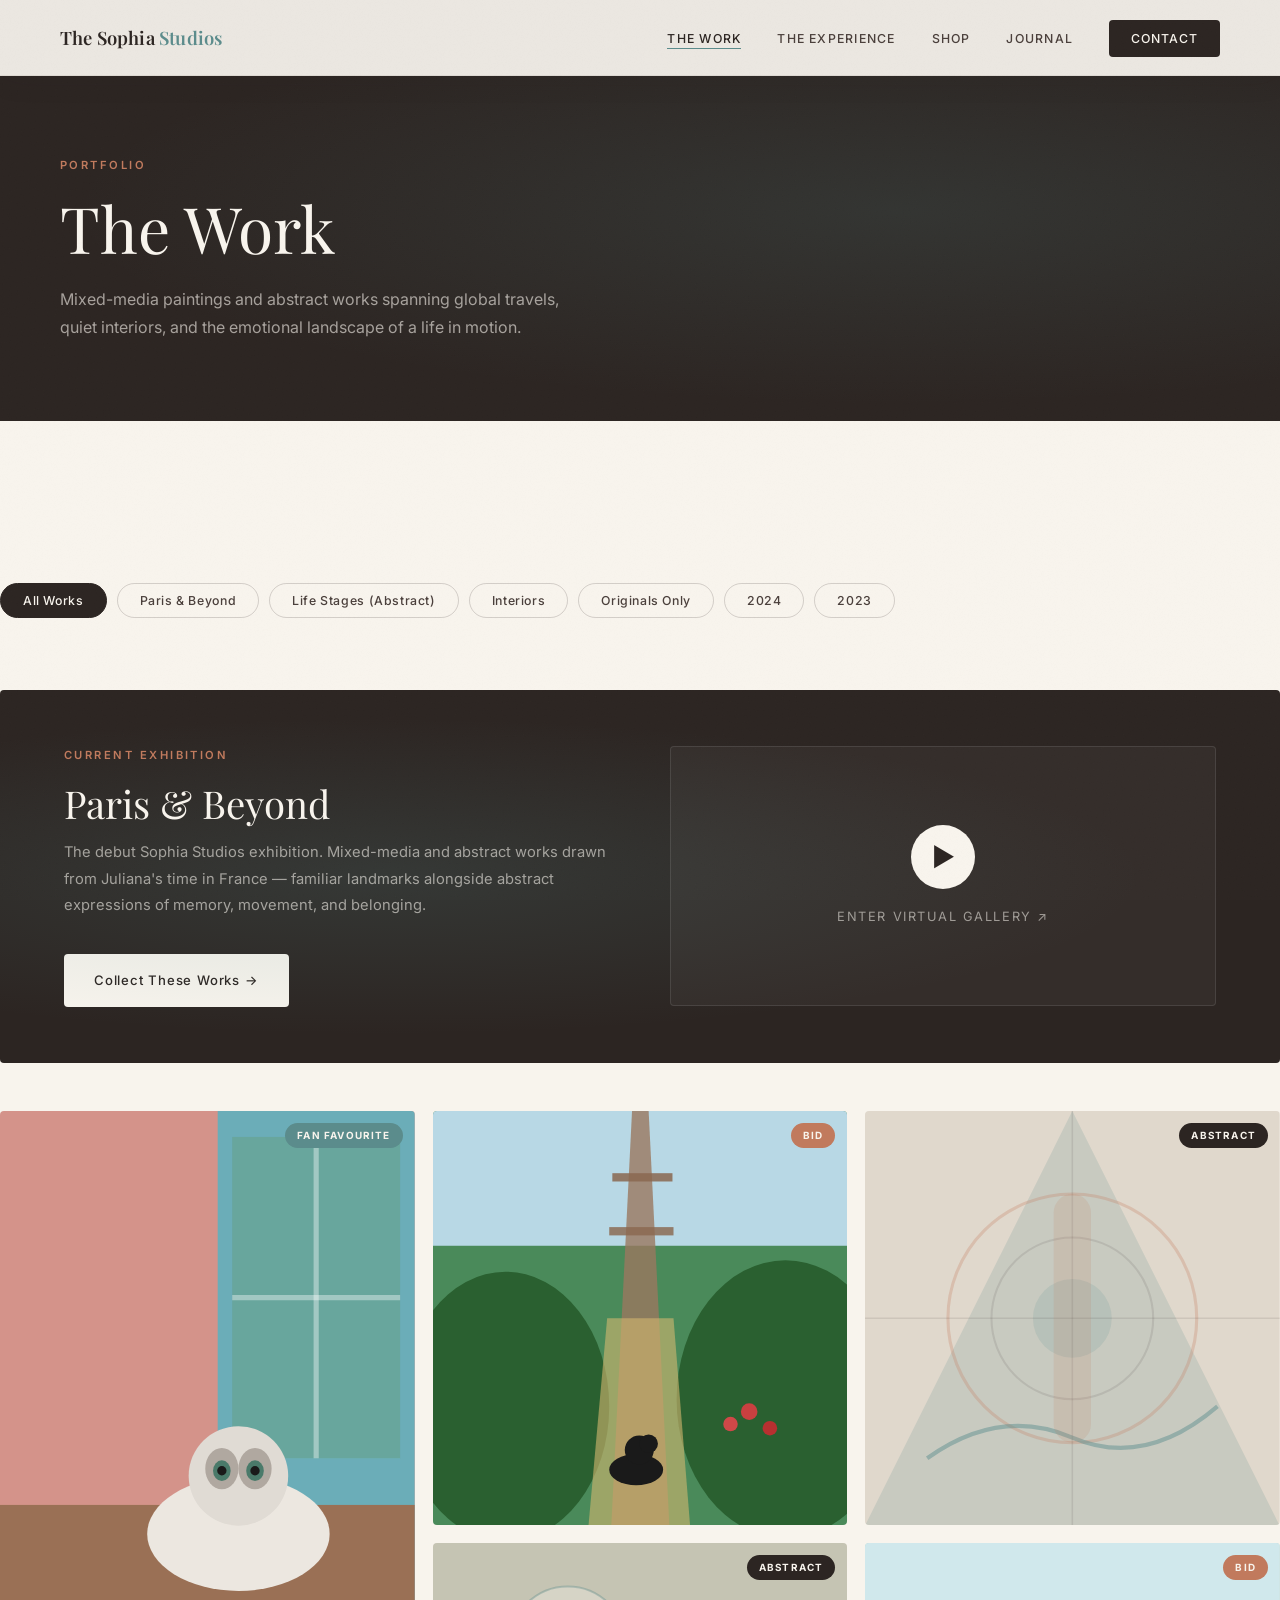
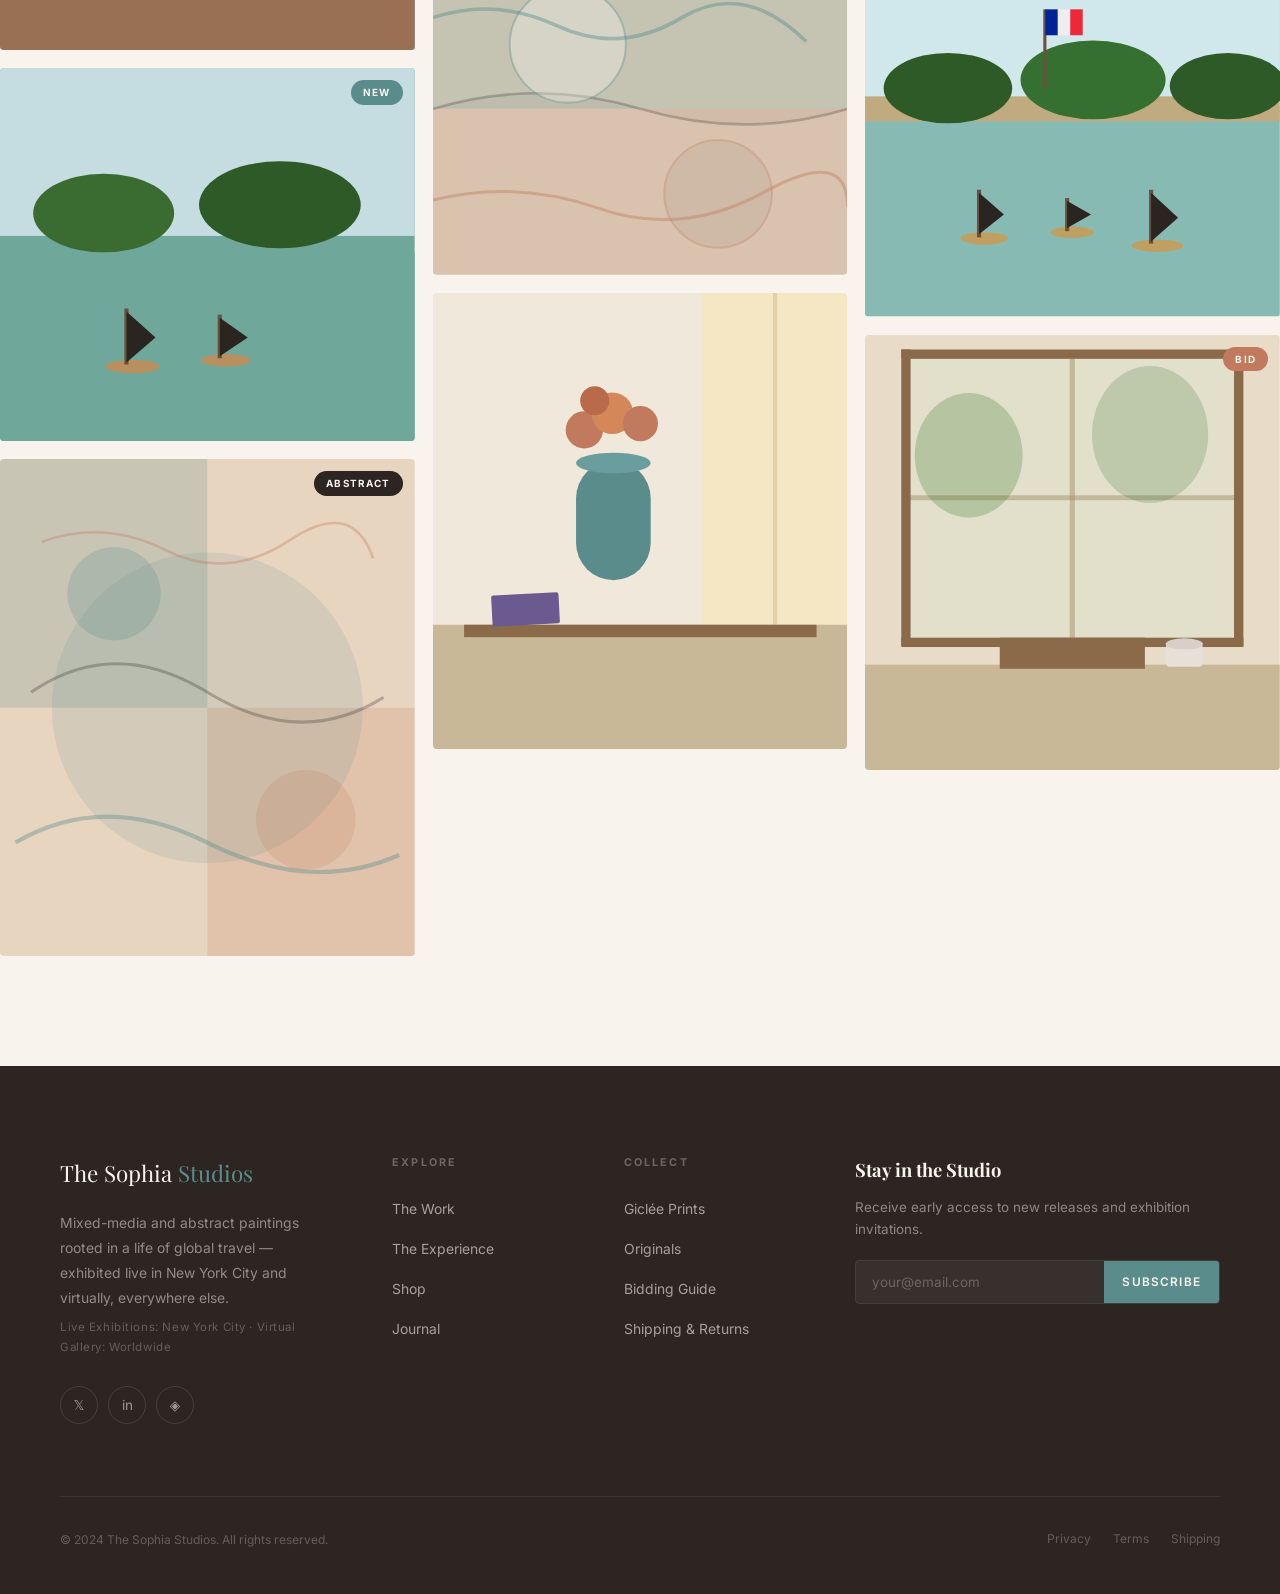
<file: work.html>
<!DOCTYPE html>
<html lang="en">
<head>
  <meta charset="UTF-8"/><meta name="viewport" content="width=device-width, initial-scale=1.0"/>
  <title>The Work — The Sophia Studios</title>
  <meta name="description" content="The full portfolio of Juliana Sophia — Paris Series, Life Stages abstract collection, and Interiors. Available as prints and originals."/>
  <link rel="preconnect" href="https://fonts.googleapis.com"/>
  <link rel="preconnect" href="https://fonts.gstatic.com" crossorigin/>
  <link href="https://fonts.googleapis.com/css2?family=Playfair+Display:ital,wght@0,400;0,500;0,600;0,700;1,400;1,500&family=Inter:wght@300;400;500;600&display=swap" rel="stylesheet"/>
  <link rel="stylesheet" href="shared.css"/>
  <style>
    .work-filters { display:flex; flex-wrap:wrap; gap:10px; margin:52px 0 48px; }
    .wf-btn { padding:9px 22px; border:1.5px solid rgba(44,37,34,0.18); border-radius:20px; background:transparent; font-family:var(--sans); font-size:0.77rem; font-weight:500; letter-spacing:0.05em; color:var(--charcoal-lt); cursor:pointer; transition:all var(--transition); }
    .wf-btn:hover,.wf-btn.active { background:var(--charcoal); color:var(--cream); border-color:var(--charcoal); }
    .portfolio-masonry { columns:3; column-gap:18px; }
    .p-card { break-inside:avoid; margin-bottom:18px; position:relative; overflow:hidden; border-radius:var(--radius); cursor:pointer; display:block; }
    .p-card svg { width:100%; display:block; transition:transform 0.7s ease; }
    .p-card:hover svg { transform:scale(1.04); }
    .p-card-info { position:absolute; inset:0; background:linear-gradient(to top,rgba(44,37,34,0.88) 0%,transparent 55%); opacity:0; transition:opacity var(--transition); display:flex; flex-direction:column; justify-content:flex-end; padding:24px; }
    .p-card:hover .p-card-info { opacity:1; }
    .p-card-info h4 { font-family:var(--serif); font-size:1.05rem; color:var(--cream); margin-bottom:4px; }
    .p-card-info .meta { font-size:0.72rem; color:rgba(248,244,237,0.72); }
    .p-card-info .price { font-size:0.82rem; font-weight:600; color:var(--terra-light); margin-top:8px; }
    .p-tag { position:absolute; top:12px; right:12px; padding:4px 12px; border-radius:20px; font-size:0.62rem; font-weight:700; letter-spacing:0.12em; text-transform:uppercase; }
    .series-intro { background:var(--charcoal); border-radius:var(--radius); padding:56px 64px; margin:72px 0 48px; position:relative; overflow:hidden; display:grid; grid-template-columns:1fr 1fr; gap:60px; align-items:center; }
    .series-intro::before { content:''; position:absolute; inset:0; background:radial-gradient(ellipse at 30% 50%, rgba(91,140,140,0.18) 0%, transparent 60%); }
    .series-intro .eyebrow { color:var(--terra); position:relative; }
    .series-intro h2 { font-size:clamp(1.8rem,3vw,2.6rem); color:var(--cream); margin-bottom:14px; position:relative; }
    .series-intro p { font-size:0.92rem; color:rgba(248,244,237,0.58); line-height:1.82; position:relative; }
    .series-intro-right { position:relative; }
    .vr-embed { background:rgba(255,255,255,0.04); border:1px solid rgba(255,255,255,0.1); border-radius:var(--radius); height:260px; display:flex; flex-direction:column; align-items:center; justify-content:center; gap:16px; cursor:pointer; transition:background var(--transition); }
    .vr-embed:hover { background:rgba(255,255,255,0.07); }
    .vr-play { width:64px; height:64px; background:var(--cream); border-radius:50%; display:flex; align-items:center; justify-content:center; font-size:1.6rem; transition:transform var(--transition); }
    .vr-embed:hover .vr-play { transform:scale(1.1); }
    .vr-embed p { color:rgba(248,244,237,0.55); font-size:0.8rem; letter-spacing:0.12em; text-transform:uppercase; }
    @media(max-width:900px){.portfolio-masonry{columns:2;}.series-intro{grid-template-columns:1fr;gap:32px;}}
    @media(max-width:540px){.portfolio-masonry{columns:1;}}
  </style>
</head>
<body>
<nav class="nav" id="nav">
  <div class="nav-inner">
    <a href="index.html" class="nav-logo">The Sophia <em>Studios</em></a>
    <ul class="nav-links">
      <li><a href="work.html" class="active">The Work</a></li>
      <li><a href="index.html#hybrid">The Experience</a></li>
      <li><a href="shop.html">Shop</a></li>
      <li><a href="journal.html">Journal</a></li>
      <li><a href="contact.html" class="nav-cta">Contact</a></li>
    </ul>
    <button class="nav-hamburger" id="hamburger"><span></span><span></span><span></span></button>
  </div>
</nav>
<div class="nav-mobile" id="nav-mobile">
  <a href="work.html">The Work</a><a href="index.html#hybrid">The Experience</a><a href="shop.html">Shop</a><a href="journal.html">Journal</a><a href="contact.html">Contact</a>
</div>

<div class="page-header">
  <div class="container">
    <span class="eyebrow">Portfolio</span>
    <h1>The Work</h1>
    <p>Mixed-media paintings and abstract works spanning global travels, quiet interiors, and the emotional landscape of a life in motion.</p>
  </div>
</div>

<div class="container section-pad">
  <div class="work-filters reveal">
    <button class="wf-btn active">All Works</button>
    <button class="wf-btn">Paris &amp; Beyond</button>
    <button class="wf-btn">Life Stages (Abstract)</button>
    <button class="wf-btn">Interiors</button>
    <button class="wf-btn">Originals Only</button>
    <button class="wf-btn">2024</button>
    <button class="wf-btn">2023</button>
  </div>

  <!-- Virtual Gallery CTA -->
  <div class="series-intro reveal">
    <div>
      <span class="eyebrow">Current Exhibition</span>
      <h2>Paris &amp; Beyond</h2>
      <p>The debut Sophia Studios exhibition. Mixed-media and abstract works drawn from Juliana's time in France — familiar landmarks alongside abstract expressions of memory, movement, and belonging.</p>
      <br/>
      <a href="shop.html" class="btn btn-cream" style="margin-top:8px;">Collect These Works →</a>
    </div>
    <div class="series-intro-right">
      <div class="vr-embed">
        <div class="vr-play">▶</div>
        <p>Enter Virtual Gallery ↗</p>
      </div>
    </div>
  </div>

  <!-- Masonry grid -->
  <div class="portfolio-masonry reveal">
    <div class="p-card">
      <svg viewBox="0 0 400 520" xmlns="http://www.w3.org/2000/svg" preserveAspectRatio="xMidYMid slice">
        <rect width="400" height="520" fill="#d4938a"/><rect x="210" width="190" height="520" fill="#6badb8"/>
        <rect x="224" y="25" width="162" height="310" fill="#7abcc5"/><rect x="224" y="25" width="162" height="310" fill="rgba(60,110,55,0.28)"/>
        <line x1="305" y1="25" x2="305" y2="335" stroke="rgba(255,255,255,0.38)" stroke-width="5"/><line x1="224" y1="180" x2="386" y2="180" stroke="rgba(255,255,255,0.38)" stroke-width="5"/>
        <rect y="380" width="400" height="140" fill="#9a7055"/>
        <ellipse cx="230" cy="408" rx="88" ry="55" fill="#ece7e0"/><circle cx="230" cy="352" r="48" fill="#e0dbd4"/>
        <ellipse cx="214" cy="345" rx="16" ry="20" fill="#b0a8a0"/><ellipse cx="246" cy="345" rx="16" ry="20" fill="#b0a8a0"/>
        <ellipse cx="214" cy="347" rx="8.5" ry="10" fill="#4a7a6a"/><ellipse cx="246" cy="347" rx="8.5" ry="10" fill="#4a7a6a"/>
        <circle cx="214" cy="347" r="4.5" fill="#1a1a1a"/><circle cx="246" cy="347" r="4.5" fill="#1a1a1a"/>
      </svg>
      <div class="p-card-info"><h4>Le Chat de la Porte Bleue</h4><p class="meta">Mixed media · Paris Series · 2024</p><p class="price">From $150 print · $2,400 original</p></div>
      <span class="p-tag" style="background:var(--teal);color:var(--cream);">Fan Favourite</span>
    </div>

    <div class="p-card">
      <svg viewBox="0 0 400 360" xmlns="http://www.w3.org/2000/svg" preserveAspectRatio="xMidYMid slice">
        <rect width="400" height="360" fill="#6fa89a"/><rect width="400" height="162" fill="#c5dde0"/>
        <ellipse cx="100" cy="140" rx="68" ry="38" fill="#3a6b31"/><ellipse cx="270" cy="132" rx="78" ry="42" fill="#2d5a27"/>
        <rect y="178" width="400" height="182" fill="#6fa89a"/>
        <ellipse cx="128" cy="288" rx="26" ry="6.5" fill="#b89060"/><rect x="120" y="232" width="4" height="54" fill="#6a5040"/>
        <polygon points="122,235 122,284 150,260" fill="#2a2520"/>
        <ellipse cx="218" cy="282" rx="24" ry="6" fill="#b89060"/><rect x="210" y="238" width="4" height="42" fill="#6a5040"/>
        <polygon points="212,241 212,278 239,260" fill="#2a2520"/>
      </svg>
      <div class="p-card-info"><h4>Deux Voiles, Saint-Martin</h4><p class="meta">Oil on paper · Paris Series · 2024</p><p class="price">From $120 print · $1,800 original</p></div>
      <span class="p-tag" style="background:var(--teal);color:var(--cream);">New</span>
    </div>

    <div class="p-card">
      <svg viewBox="0 0 400 480" xmlns="http://www.w3.org/2000/svg" preserveAspectRatio="xMidYMid slice">
        <rect width="400" height="480" fill="#e8d5c0"/>
        <rect x="0" y="0" width="200" height="240" fill="rgba(91,140,140,0.22)"/><rect x="200" y="240" width="200" height="240" fill="rgba(193,122,93,0.2)"/>
        <ellipse cx="200" cy="240" rx="150" ry="150" fill="rgba(91,140,140,0.15)"/>
        <path d="M30 225 Q110 170 200 225 Q290 280 370 230" stroke="#2C2522" stroke-width="3" fill="none" opacity="0.28"/>
        <path d="M15 370 Q100 320 200 370 Q300 420 385 382" stroke="#5B8C8C" stroke-width="4" fill="none" opacity="0.4"/>
        <circle cx="110" cy="130" r="45" fill="rgba(91,140,140,0.25)"/><circle cx="295" cy="348" r="48" fill="rgba(193,122,93,0.2)"/>
        <path d="M40,80 Q100,58 160,88 T280,78 T360,96" stroke="#C17A5D" stroke-width="2.5" fill="none" opacity="0.36"/>
      </svg>
      <div class="p-card-info"><h4>Life Stages I — Becoming</h4><p class="meta">Abstract · Mixed media · 2024</p><p class="price">From $185 print · $3,800 original</p></div>
      <span class="p-tag" style="background:var(--charcoal);color:var(--cream);">Abstract</span>
    </div>

    <div class="p-card">
      <svg viewBox="0 0 400 400" xmlns="http://www.w3.org/2000/svg" preserveAspectRatio="xMidYMid slice">
        <rect width="400" height="400" fill="#4a8a5a"/><rect width="400" height="130" fill="#b8d8e5"/>
        <polygon points="192,0 172,400 228,400 208,0" fill="#9a7860" opacity="0.8"/>
        <rect x="173" y="60" width="58" height="8" fill="#8a6850" opacity="0.85"/><rect x="170" y="112" width="62" height="8" fill="#8a6850" opacity="0.82"/>
        <ellipse cx="70" cy="285" rx="100" ry="130" fill="#2a6030"/><ellipse cx="340" cy="278" rx="105" ry="134" fill="#2a6030"/>
        <circle cx="305" cy="290" r="8" fill="#c84040"/><circle cx="325" cy="306" r="7" fill="#b83030"/><circle cx="287" cy="302" r="7" fill="#d04848"/>
        <polygon points="150,400 248,400 232,200 168,200" fill="#d4b870" opacity="0.6"/>
        <ellipse cx="196" cy="346" rx="26" ry="15" fill="#1a1a1a"/><circle cx="199" cy="327" r="14" fill="#1a1a1a"/><circle cx="208" cy="321" r="9" fill="#1a1a1a"/>
      </svg>
      <div class="p-card-info"><h4>Champ de Mars, Morning</h4><p class="meta">Oil on canvas · Paris Series · 2024</p><p class="price">From $140 print · $3,200 original</p></div>
      <span class="p-tag" style="background:var(--terra);color:var(--cream);">Bid</span>
    </div>

    <div class="p-card">
      <svg viewBox="0 0 400 320" xmlns="http://www.w3.org/2000/svg" preserveAspectRatio="xMidYMid slice">
        <rect width="400" height="320" fill="#ddd0bc"/>
        <rect x="0" y="0" width="400" height="160" fill="rgba(91,140,140,0.18)"/><rect x="0" y="160" width="400" height="160" fill="rgba(193,122,93,0.15)"/>
        <path d="M0 160 Q100 130 200 160 Q300 190 400 160" stroke="rgba(44,37,34,0.25)" stroke-width="2.5" fill="rgba(44,37,34,0.04)"/>
        <circle cx="130" cy="98" r="56" fill="rgba(248,244,237,0.32)" stroke="rgba(91,140,140,0.36)" stroke-width="2"/>
        <circle cx="275" cy="242" r="52" fill="rgba(44,37,34,0.06)" stroke="rgba(193,122,93,0.3)" stroke-width="2"/>
        <path d="M0,72 Q60,52 120,80 T240,72 T360,95" stroke="#5B8C8C" stroke-width="3.5" fill="none" opacity="0.45"/>
        <path d="M0,248 Q80,228 160,256 T320,240 T400,255" stroke="#C17A5D" stroke-width="3" fill="none" opacity="0.42"/>
      </svg>
      <div class="p-card-info"><h4>Life Stages II — In Between</h4><p class="meta">Abstract · Acrylic · 2023</p><p class="price">From $165 print · $2,900 original</p></div>
      <span class="p-tag" style="background:var(--charcoal);color:var(--cream);">Abstract</span>
    </div>

    <div class="p-card">
      <svg viewBox="0 0 400 440" xmlns="http://www.w3.org/2000/svg" preserveAspectRatio="xMidYMid slice">
        <rect width="400" height="440" fill="#f0e8da"/>
        <rect x="260" y="0" width="140" height="320" fill="rgba(255,225,150,0.32)"/>
        <line x1="330" y1="0" x2="330" y2="320" stroke="rgba(200,175,130,0.4)" stroke-width="4"/>
        <rect x="0" y="320" width="400" height="120" fill="#c8b898"/>
        <rect x="30" y="320" width="340" height="12" fill="#8a6a48"/>
        <rect x="138" y="162" width="72" height="115" rx="36" fill="#5B8C8C"/>
        <ellipse cx="174" cy="164" rx="36" ry="10" fill="#6a9d9d"/>
        <circle cx="146" cy="132" r="18" fill="#C17A5D"/><circle cx="173" cy="116" r="20" fill="#d4885a"/>
        <circle cx="200" cy="126" r="17" fill="#C17A5D"/><circle cx="156" cy="104" r="14" fill="#b86a4a"/>
        <rect x="56" y="292" width="65" height="30" rx="2" fill="#6a5a90" transform="rotate(-3 56 292)"/>
      </svg>
      <div class="p-card-info"><h4>Still Life with Teal Vase</h4><p class="meta">Oil on canvas · Interiors · 2023</p><p class="price">From $95 print · $1,400 original</p></div>
    </div>

    <div class="p-card">
      <svg viewBox="0 0 400 400" xmlns="http://www.w3.org/2000/svg" preserveAspectRatio="xMidYMid slice">
        <rect width="400" height="400" fill="#e0d8cc"/>
        <polygon points="0,400 200,0 400,400" fill="rgba(91,140,140,0.18)"/>
        <circle cx="200" cy="200" r="120" fill="none" stroke="rgba(193,122,93,0.28)" stroke-width="3"/>
        <circle cx="200" cy="200" r="78" fill="none" stroke="rgba(44,37,34,0.1)" stroke-width="2"/>
        <circle cx="200" cy="200" r="38" fill="rgba(91,140,140,0.15)"/>
        <line x1="0" y1="200" x2="400" y2="200" stroke="rgba(44,37,34,0.1)" stroke-width="1.5"/>
        <line x1="200" y1="0" x2="200" y2="400" stroke="rgba(44,37,34,0.1)" stroke-width="1.5"/>
        <path d="M60,335 Q130,285 200,315 Q270,345 340,285" stroke="#5B8C8C" stroke-width="4" fill="none" opacity="0.48"/>
        <rect x="182" y="80" width="36" height="240" rx="18" fill="rgba(193,122,93,0.16)"/>
      </svg>
      <div class="p-card-info"><h4>Life Stages III — Arrival</h4><p class="meta">Abstract · Mixed media · 2024</p><p class="price">From $175 print · $3,200 original</p></div>
      <span class="p-tag" style="background:var(--charcoal);color:var(--cream);">Abstract</span>
    </div>

    <div class="p-card">
      <svg viewBox="0 0 400 360" xmlns="http://www.w3.org/2000/svg" preserveAspectRatio="xMidYMid slice">
        <rect width="400" height="360" fill="#b8d5d0"/><rect width="400" height="172" fill="#d0e8ec"/>
        <rect y="158" width="400" height="202" fill="#88bab4"/>
        <rect y="148" width="400" height="24" fill="#c0aa80"/>
        <ellipse cx="80" cy="140" rx="62" ry="34" fill="#2d5a27"/><ellipse cx="220" cy="132" rx="70" ry="38" fill="#357030"/>
        <ellipse cx="350" cy="138" rx="56" ry="32" fill="#2d5a27"/>
        <rect x="172" y="64" width="3" height="76" fill="#6a5040"/>
        <rect x="174" y="64" width="12" height="25" fill="#002395"/><rect x="186" y="64" width="12" height="25" fill="#EEE"/><rect x="198" y="64" width="12" height="25" fill="#ED2939"/>
        <ellipse cx="115" cy="285" rx="23" ry="6" fill="#c0a060"/>
        <rect x="108" y="238" width="4" height="46" fill="#6a5040"/>
        <polygon points="110,241 110,281 134,262" fill="#2a2520"/>
        <ellipse cx="200" cy="279" rx="21" ry="5.5" fill="#c0a060"/>
        <rect x="193" y="246" width="4" height="32" fill="#6a5040"/>
        <polygon points="195,249 195,275 218,262" fill="#2a2520"/>
        <ellipse cx="282" cy="292" rx="25" ry="6" fill="#c0a060"/>
        <rect x="274" y="238" width="4" height="52" fill="#6a5040"/>
        <polygon points="276,241 276,288 302,265" fill="#2a2520"/>
      </svg>
      <div class="p-card-info"><h4>Trois Voiles, Île de Ré</h4><p class="meta">Oil on paper · Paris Series · 2024</p><p class="price">From $130 print · $2,600 original</p></div>
      <span class="p-tag" style="background:var(--terra);color:var(--cream);">Bid</span>
    </div>

    <div class="p-card">
      <svg viewBox="0 0 400 420" xmlns="http://www.w3.org/2000/svg" preserveAspectRatio="xMidYMid slice">
        <rect width="400" height="420" fill="#e8dcc8"/>
        <rect x="40" y="18" width="320" height="278" fill="rgba(200,220,230,0.48)"/>
        <rect x="40" y="18" width="320" height="278" fill="rgba(255,230,160,0.22)"/>
        <line x1="200" y1="18" x2="200" y2="296" stroke="rgba(160,140,100,0.48)" stroke-width="5"/>
        <line x1="40" y1="157" x2="360" y2="157" stroke="rgba(160,140,100,0.48)" stroke-width="5"/>
        <rect x="35" y="14" width="330" height="9" fill="#8a6a48"/>
        <rect x="35" y="292" width="330" height="9" fill="#8a6a48"/>
        <rect x="35" y="14" width="9" height="286" fill="#8a6a48"/>
        <rect x="356" y="14" width="9" height="286" fill="#8a6a48"/>
        <rect x="0" y="318" width="400" height="102" fill="#c8b898"/>
        <rect x="130" y="292" width="140" height="30" fill="#8a6a48"/>
        <rect x="290" y="298" width="36" height="22" rx="4" fill="#e8e0d8"/>
        <ellipse cx="308" cy="298" rx="18" ry="5.5" fill="#d8d0c8"/>
        <ellipse cx="100" cy="116" rx="52" ry="60" fill="rgba(50,120,40,0.26)"/>
        <ellipse cx="275" cy="96" rx="56" ry="66" fill="rgba(40,110,35,0.2)"/>
      </svg>
      <div class="p-card-info"><h4>Morning Window, NYC</h4><p class="meta">Oil on canvas · Interiors · 2023</p><p class="price">From $110 print · $1,900 original</p></div>
      <span class="p-tag" style="background:var(--terra);color:var(--cream);">Bid</span>
    </div>
  </div>
</div>

<footer class="footer"><div class="container">
  <div class="footer-grid">
    <div class="footer-brand"><div class="footer-brand-logo">The Sophia <em>Studios</em></div><p>Mixed-media and abstract paintings rooted in a life of global travel — exhibited live in New York City and virtually, everywhere else.</p><p class="sub">Live Exhibitions: New York City · Virtual Gallery: Worldwide</p><div class="footer-social"><a href="#" class="social-btn">𝕏</a><a href="#" class="social-btn">in</a><a href="#" class="social-btn">◈</a></div></div>
    <div class="footer-col"><h5>Explore</h5><ul><li><a href="work.html">The Work</a></li><li><a href="index.html#hybrid">The Experience</a></li><li><a href="shop.html">Shop</a></li><li><a href="journal.html">Journal</a></li></ul></div>
    <div class="footer-col"><h5>Collect</h5><ul><li><a href="shop.html">Giclée Prints</a></li><li><a href="shop.html">Originals</a></li><li><a href="#">Bidding Guide</a></li><li><a href="#">Shipping &amp; Returns</a></li></ul></div>
    <div class="footer-newsletter"><h5>Stay in the Studio</h5><p>Receive early access to new releases and exhibition invitations.</p><div class="nl-form"><input type="email" class="nl-input" placeholder="your@email.com"/><button class="nl-btn">Subscribe</button></div></div>
  </div>
  <div class="footer-bottom"><p>© 2024 The Sophia Studios. All rights reserved.</p><div class="footer-bottom-links"><a href="#">Privacy</a><a href="#">Terms</a><a href="#">Shipping</a></div></div>
</div></footer>
<script>
  document.getElementById('nav').classList.add('scrolled');
  const h=document.getElementById('hamburger'),m=document.getElementById('nav-mobile');
  h.addEventListener('click',()=>{h.classList.toggle('open');m.classList.toggle('open');});
  document.querySelectorAll('.wf-btn').forEach(b=>b.addEventListener('click',()=>{document.querySelectorAll('.wf-btn').forEach(x=>x.classList.remove('active'));b.classList.add('active');}));
  const ro=new IntersectionObserver((e)=>{e.forEach((en,i)=>{if(en.isIntersecting){setTimeout(()=>en.target.classList.add('visible'),i*55);ro.unobserve(en.target);}});},{threshold:0.08});
  document.querySelectorAll('.reveal').forEach(el=>ro.observe(el));
</script>
</body></html>
</file>
<file: shared.css>
/* ═══════════════════════════════════════
   THE SOPHIA STUDIOS — Shared Styles
   thesophiastudios.com
═══════════════════════════════════════ */

*, *::before, *::after { box-sizing: border-box; margin: 0; padding: 0; }

:root {
  --cream:       #F8F4ED;
  --cream-dark:  #EFE9DF;
  --cream-mid:   #F2ECE3;
  --teal:        #5B8C8C;
  --teal-dark:   #3f6b6b;
  --teal-light:  #7AABAB;
  --terra:       #C17A5D;
  --terra-light: #D4957A;
  --charcoal:    #2C2522;
  --charcoal-lt: #4a3f3b;
  --charcoal-xs: #6b5e58;
  --white:       #FFFFFF;
  --serif:       'Playfair Display', Georgia, serif;
  --sans:        'Inter', system-ui, sans-serif;
  --radius:      4px;
  --radius-lg:   10px;
  --shadow-sm:   0 2px 12px rgba(44,37,34,0.07);
  --shadow-md:   0 8px 32px rgba(44,37,34,0.10);
  --shadow-lg:   0 20px 60px rgba(44,37,34,0.14);
  --transition:  0.35s cubic-bezier(0.25, 0.46, 0.45, 0.94);
  --nav-h:       76px;
}

html { scroll-behavior: smooth; font-size: 16px; }
body {
  font-family: var(--sans);
  background: var(--cream);
  color: var(--charcoal);
  line-height: 1.7;
  overflow-x: hidden;
  -webkit-font-smoothing: antialiased;
}
body::after {
  content: '';
  position: fixed; inset: 0;
  background-image: url("data:image/svg+xml,%3Csvg xmlns='http://www.w3.org/2000/svg' width='200' height='200'%3E%3Cfilter id='n'%3E%3CfeTurbulence type='fractalNoise' baseFrequency='0.85' numOctaves='4' stitchTiles='stitch'/%3E%3C/filter%3E%3Crect width='200' height='200' filter='url(%23n)' opacity='0.035'/%3E%3C/svg%3E");
  pointer-events: none; z-index: 9999; opacity: 0.5;
}

h1,h2,h3,h4 { font-family: var(--serif); font-weight: 400; line-height: 1.15; }
p { line-height: 1.75; }
a { text-decoration: none; color: inherit; }
img { display: block; max-width: 100%; }

.eyebrow {
  font-family: var(--sans);
  font-size: 0.7rem;
  font-weight: 600;
  letter-spacing: 0.22em;
  text-transform: uppercase;
  color: var(--teal);
  display: block;
  margin-bottom: 16px;
}

.container { max-width: 1320px; margin: 0 auto; padding: 0 60px; }
.section-pad { padding: 110px 0; }
.section-pad-sm { padding: 72px 0; }

.btn {
  display: inline-flex; align-items: center; gap: 9px;
  font-family: var(--sans); font-size: 0.82rem; font-weight: 500;
  letter-spacing: 0.06em; border-radius: var(--radius); border: none;
  cursor: pointer; white-space: nowrap; padding: 15px 30px;
  transition: background var(--transition), color var(--transition), transform var(--transition), box-shadow var(--transition);
}
.btn:hover { transform: translateY(-2px); }
.btn-dark { background: var(--charcoal); color: var(--cream); }
.btn-dark:hover { background: var(--teal); box-shadow: 0 8px 28px rgba(91,140,140,0.28); }
.btn-outline { background: transparent; color: var(--charcoal); border: 1.5px solid var(--charcoal); }
.btn-outline:hover { border-color: var(--teal); color: var(--teal); }
.btn-teal { background: var(--teal); color: var(--cream); }
.btn-teal:hover { background: var(--teal-dark); box-shadow: 0 8px 28px rgba(91,140,140,0.3); }
.btn-ghost { background: transparent; color: var(--charcoal-lt); padding: 15px 4px; border-bottom: 1px solid transparent; border-radius: 0; }
.btn-ghost:hover { color: var(--terra); border-bottom-color: var(--terra); transform: none; }
.btn-cream { background: var(--cream); color: var(--charcoal); }
.btn-cream:hover { background: var(--cream-dark); box-shadow: var(--shadow-md); }
.btn-cream-outline { background: transparent; color: var(--cream); border: 1.5px solid rgba(248,244,237,0.4); }
.btn-cream-outline:hover { border-color: var(--cream); background: rgba(248,244,237,0.08); transform: translateY(-2px); }

/* NAV */
.nav {
  position: fixed; top: 0; left: 0; right: 0; z-index: 200;
  height: var(--nav-h); display: flex; align-items: center;
  background: rgba(248,244,237,0.94);
  backdrop-filter: blur(16px); -webkit-backdrop-filter: blur(16px);
  border-bottom: 1px solid rgba(44,37,34,0.07);
  transition: box-shadow var(--transition);
}
.nav.scrolled { box-shadow: 0 2px 30px rgba(44,37,34,0.09); }
.nav-inner { display: flex; align-items: center; justify-content: space-between; width: 100%; padding: 0 60px; }
.nav-logo { font-family: var(--serif); font-size: 1.15rem; font-weight: 600; color: var(--charcoal); letter-spacing: 0.01em; }
.nav-logo em { font-style: normal; color: var(--teal); }
.nav-links { display: flex; align-items: center; gap: 36px; list-style: none; }
.nav-links a { font-size: 0.77rem; font-weight: 500; letter-spacing: 0.1em; text-transform: uppercase; color: var(--charcoal-lt); transition: color var(--transition); position: relative; }
.nav-links a::after { content: ''; position: absolute; bottom: -3px; left: 0; width: 0; height: 1px; background: var(--teal); transition: width var(--transition); }
.nav-links a:hover { color: var(--charcoal); }
.nav-links a:hover::after, .nav-links a.active::after { width: 100%; }
.nav-links a.active { color: var(--charcoal); }
.nav-cta { background: var(--charcoal) !important; color: var(--cream) !important; padding: 11px 22px; border-radius: var(--radius); font-size: 0.77rem !important; font-weight: 500 !important; letter-spacing: 0.08em !important; transition: background var(--transition) !important; }
.nav-cta::after { display: none !important; }
.nav-cta:hover { background: var(--teal) !important; transform: none !important; }
.nav-hamburger { display: none; flex-direction: column; gap: 5px; cursor: pointer; padding: 4px; background: none; border: none; }
.nav-hamburger span { display: block; width: 24px; height: 2px; background: var(--charcoal); border-radius: 2px; transition: all 0.3s ease; }
.nav-hamburger.open span:nth-child(1) { transform: translateY(7px) rotate(45deg); }
.nav-hamburger.open span:nth-child(2) { opacity: 0; }
.nav-hamburger.open span:nth-child(3) { transform: translateY(-7px) rotate(-45deg); }
.nav-mobile { display: none; position: fixed; top: var(--nav-h); left: 0; right: 0; background: var(--cream); border-bottom: 1px solid rgba(44,37,34,0.1); padding: 32px 24px; z-index: 199; flex-direction: column; gap: 0; box-shadow: var(--shadow-lg); }
.nav-mobile.open { display: flex; }
.nav-mobile a { font-size: 1.05rem; font-weight: 500; color: var(--charcoal); padding: 18px 0; border-bottom: 1px solid rgba(44,37,34,0.07); }
.nav-mobile a:last-child { border-bottom: none; }

/* PAGE HEADER */
.page-header { padding-top: calc(var(--nav-h) + 80px); padding-bottom: 80px; background: var(--charcoal); color: var(--cream); position: relative; overflow: hidden; }
.page-header::before { content: ''; position: absolute; inset: 0; background: radial-gradient(ellipse at 70% 50%, rgba(91,140,140,0.15) 0%, transparent 65%); }
.page-header .container { position: relative; }
.page-header .eyebrow { color: var(--terra); }
.page-header h1 { font-size: clamp(2.8rem, 5vw, 4.8rem); color: var(--cream); margin-bottom: 20px; }
.page-header p { font-size: 1rem; color: rgba(248,244,237,0.6); max-width: 500px; }

/* DIVIDERS */
.divider { height: 1px; background: linear-gradient(to right, transparent, rgba(44,37,34,0.12), transparent); }
.divider-dark { height: 1px; background: linear-gradient(to right, transparent, rgba(255,255,255,0.1), transparent); }

/* SCROLL REVEAL */
.reveal { opacity: 0; transform: translateY(28px); transition: opacity 0.75s ease, transform 0.75s ease; }
.reveal.visible { opacity: 1; transform: translateY(0); }
.reveal-delay-1 { transition-delay: 0.1s; }
.reveal-delay-2 { transition-delay: 0.2s; }
.reveal-delay-3 { transition-delay: 0.3s; }

/* FOOTER */
.footer { background: var(--charcoal); color: var(--cream); padding: 88px 0 44px; }
.footer-grid { display: grid; grid-template-columns: 1.6fr 1fr 1fr 1.8fr; gap: 64px; margin-bottom: 72px; }
.footer-brand-logo { font-family: var(--serif); font-size: 1.4rem; color: var(--cream); margin-bottom: 18px; }
.footer-brand-logo em { font-style: normal; color: var(--teal); }
.footer-brand p { font-size: 0.87rem; color: rgba(248,244,237,0.5); line-height: 1.8; margin-bottom: 6px; }
.footer-brand .sub { font-size: 0.72rem; color: rgba(248,244,237,0.28); margin-bottom: 28px; letter-spacing: 0.05em; }
.footer-social { display: flex; gap: 10px; }
.social-btn { width: 38px; height: 38px; border: 1px solid rgba(255,255,255,0.12); border-radius: 50%; display: flex; align-items: center; justify-content: center; font-size: 0.85rem; color: rgba(248,244,237,0.55); transition: border-color var(--transition), background var(--transition), color var(--transition); }
.social-btn:hover { border-color: var(--teal); background: var(--teal); color: var(--cream); }
.footer-col h5 { font-family: var(--sans); font-size: 0.67rem; font-weight: 700; letter-spacing: 0.2em; text-transform: uppercase; color: rgba(248,244,237,0.32); margin-bottom: 22px; }
.footer-col ul { list-style: none; }
.footer-col li { margin-bottom: 13px; }
.footer-col a { font-size: 0.87rem; color: rgba(248,244,237,0.6); transition: color var(--transition); }
.footer-col a:hover { color: var(--cream); }
.footer-newsletter h5 { font-family: var(--serif); font-size: 1.15rem; color: var(--cream); margin-bottom: 10px; }
.footer-newsletter p { font-size: 0.84rem; color: rgba(248,244,237,0.48); margin-bottom: 20px; line-height: 1.65; }
.nl-form { display: flex; border: 1px solid rgba(255,255,255,0.11); border-radius: var(--radius); overflow: hidden; }
.nl-input { flex: 1; background: rgba(255,255,255,0.05); border: none; padding: 13px 16px; font-family: var(--sans); font-size: 0.84rem; color: var(--cream); outline: none; }
.nl-input::placeholder { color: rgba(248,244,237,0.28); }
.nl-btn { background: var(--teal); color: var(--cream); border: none; padding: 13px 18px; font-family: var(--sans); font-size: 0.74rem; font-weight: 600; letter-spacing: 0.1em; text-transform: uppercase; cursor: pointer; transition: background var(--transition); white-space: nowrap; }
.nl-btn:hover { background: var(--teal-dark); }
.footer-bottom { border-top: 1px solid rgba(255,255,255,0.07); padding-top: 32px; display: flex; align-items: center; justify-content: space-between; flex-wrap: wrap; gap: 12px; }
.footer-bottom p, .footer-bottom a { font-size: 0.75rem; color: rgba(248,244,237,0.28); }
.footer-bottom a:hover { color: rgba(248,244,237,0.6); }
.footer-bottom-links { display: flex; gap: 22px; }

/* RESPONSIVE */
@media (max-width: 1100px) {
  .container { padding: 0 40px; }
  .nav-inner { padding: 0 40px; }
  .footer-grid { grid-template-columns: 1fr 1fr; gap: 48px; }
}
@media (max-width: 768px) {
  .container { padding: 0 22px; }
  .nav-inner { padding: 0 22px; }
  .nav-links { display: none; }
  .nav-hamburger { display: flex; }
  .section-pad { padding: 80px 0; }
  .section-pad-sm { padding: 56px 0; }
  .footer-grid { grid-template-columns: 1fr; gap: 36px; }
  .footer { padding: 64px 0 32px; }
  .footer-bottom { flex-direction: column; align-items: flex-start; }
}
</file>
